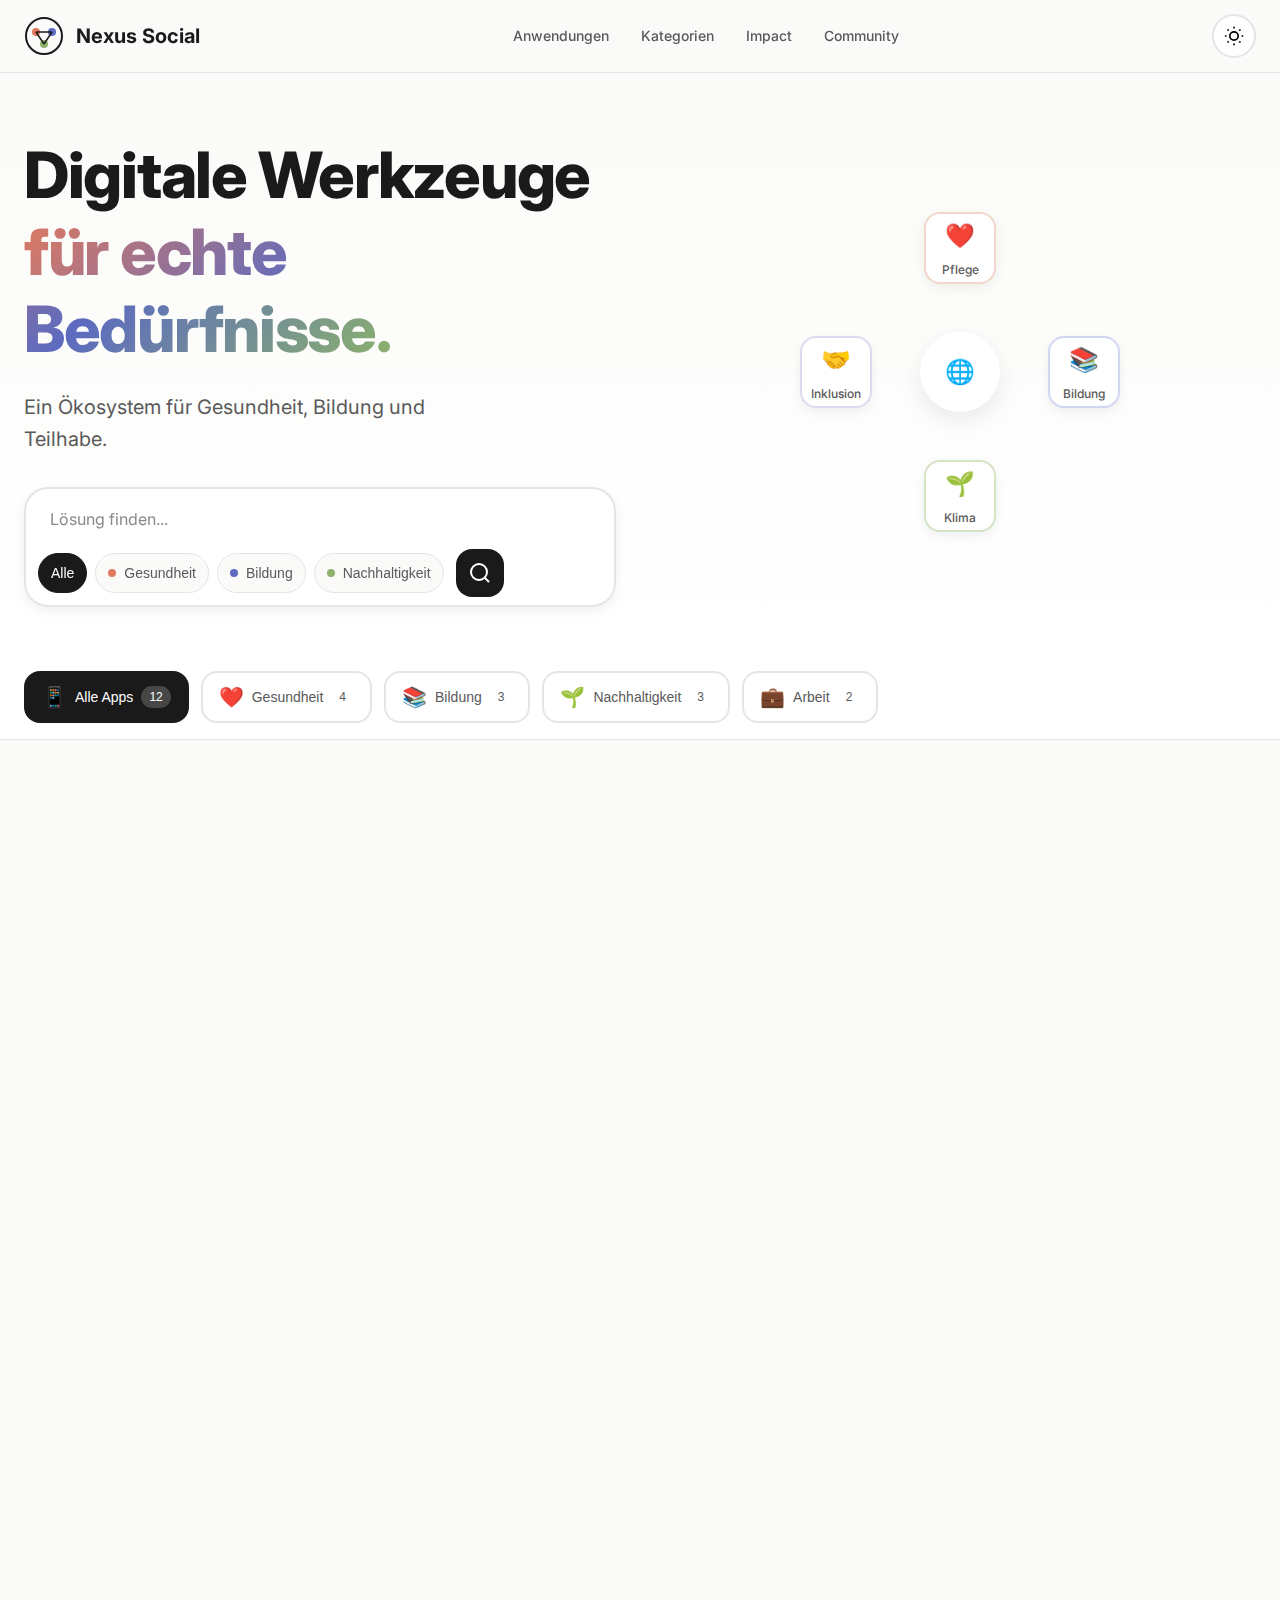
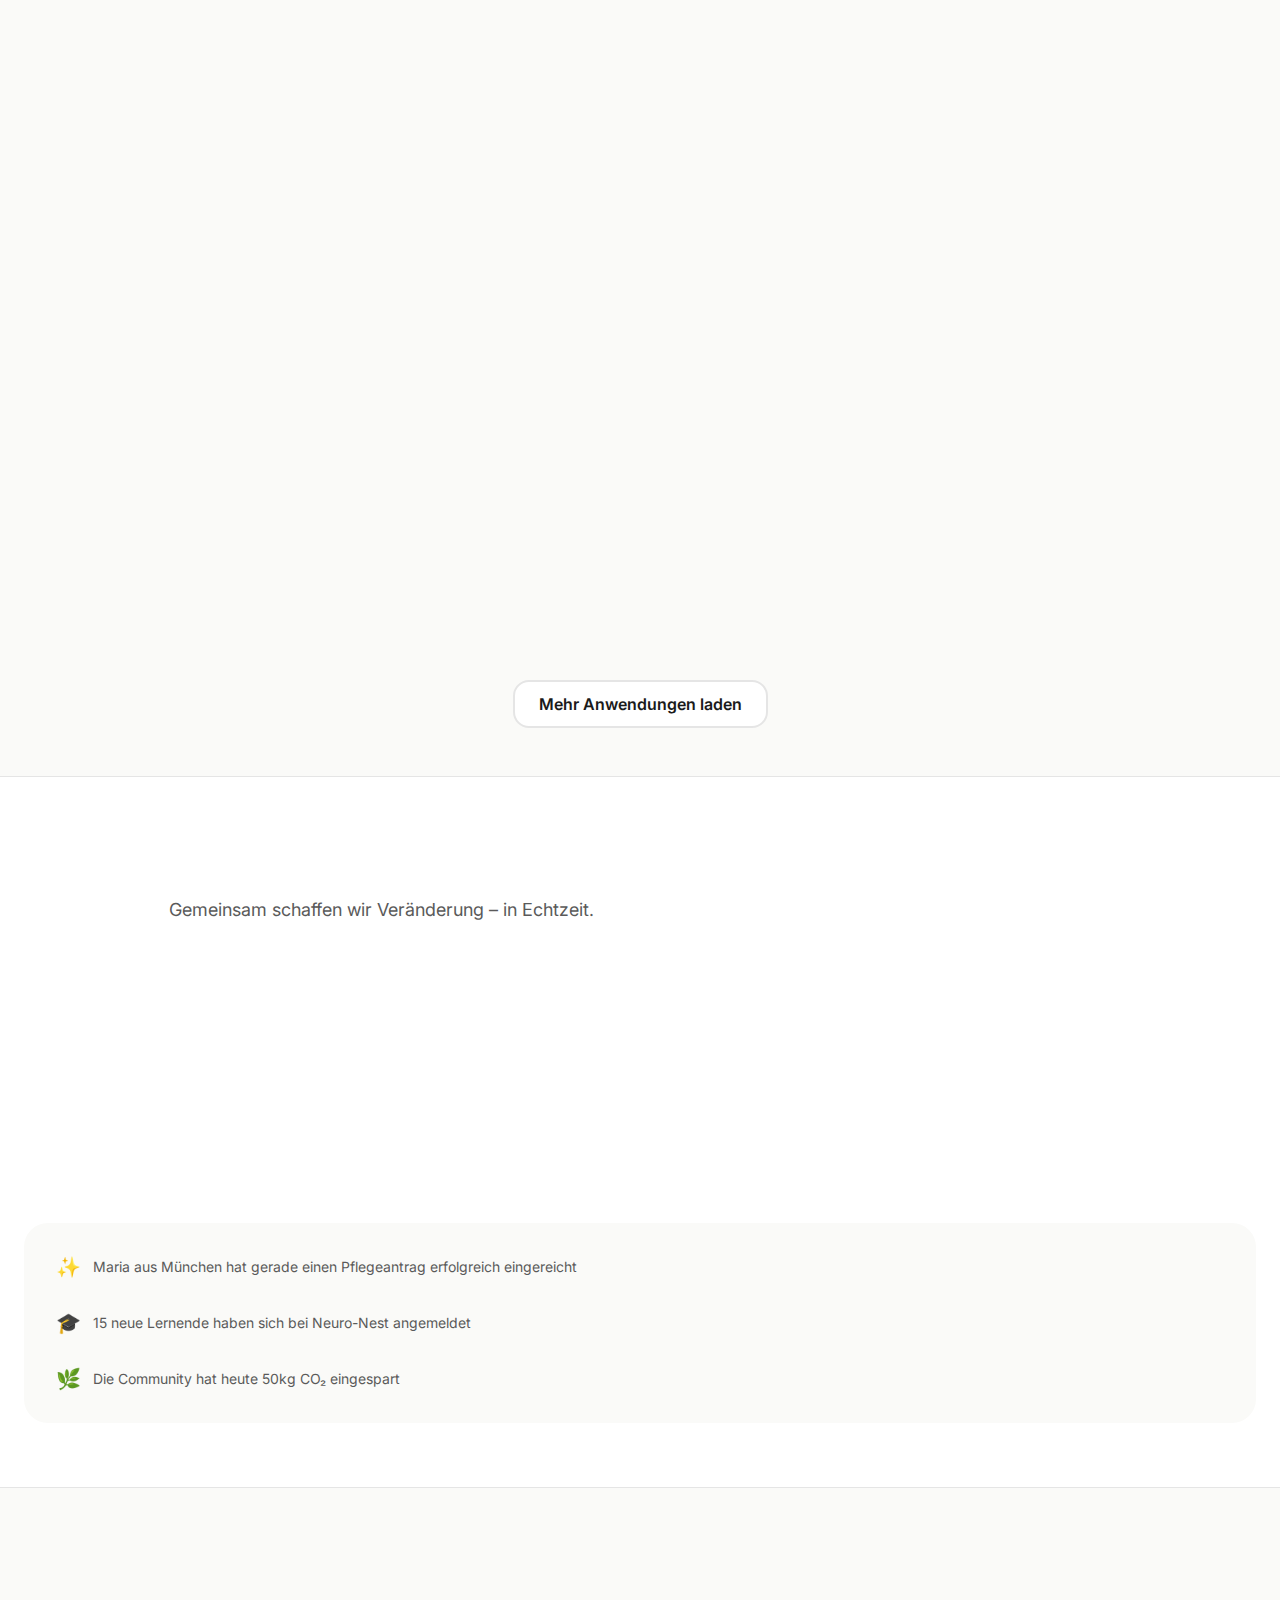
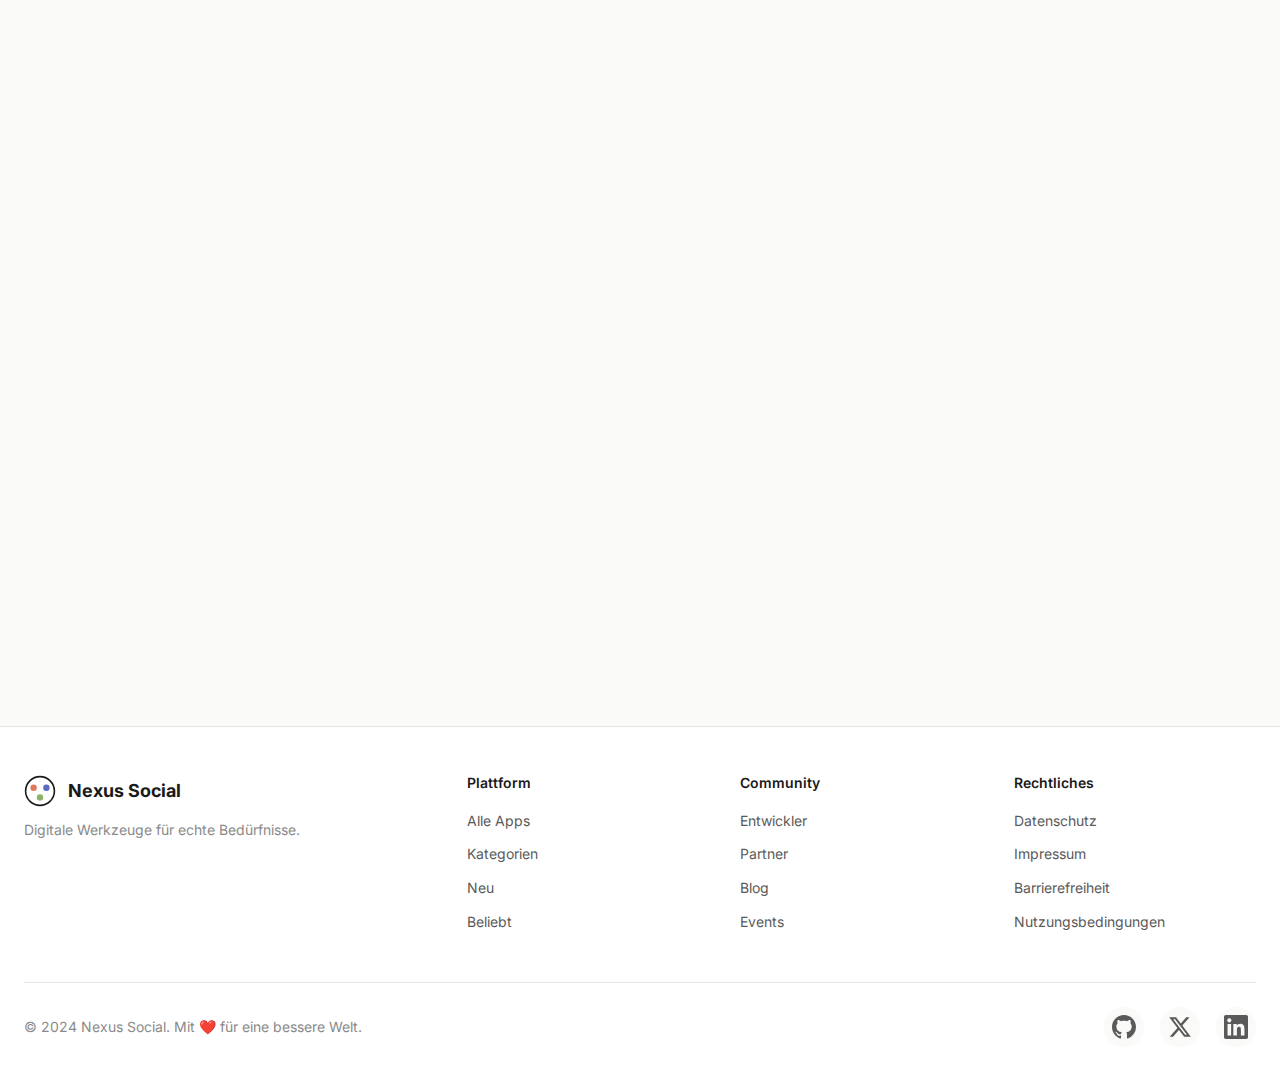
<file: index.html>
<!DOCTYPE html>
<html lang="de">

<head>
    <meta charset="UTF-8">
    <meta name="viewport" content="width=device-width, initial-scale=1.0">
    <meta name="description"
        content="Nexus Social - Ein Ökosystem für digitale Werkzeuge, die echte Bedürfnisse in Gesundheit, Bildung und Teilhabe adressieren.">
    <meta name="keywords" content="Social Impact, Gesundheit, Bildung, Nachhaltigkeit, Barrierefreiheit, Inklusion">
    <meta name="author" content="Nexus Social">

    <!-- Open Graph / Social Media -->
    <meta property="og:title" content="Nexus Social - Digitale Werkzeuge für echte Bedürfnisse">
    <meta property="og:description" content="Ein Ökosystem für Gesundheit, Bildung und Teilhabe.">
    <meta property="og:type" content="website">

    <title>Nexus Social - Digitale Werkzeuge für echte Bedürfnisse</title>

    <!-- Google Fonts - Inter -->
    <link rel="preconnect" href="https://fonts.googleapis.com">
    <link rel="preconnect" href="https://fonts.gstatic.com" crossorigin>
    <link href="https://fonts.googleapis.com/css2?family=Inter:wght@400;500;600;700;800&display=swap" rel="stylesheet">

    <!-- Stylesheet -->
    <link rel="stylesheet" href="styles/main.css">
    <link rel="stylesheet" href="styles/enhanced.css">
</head>

<body>
    <!-- Skip Link for Accessibility -->
    <a href="#main-content" class="skip-link">Zum Hauptinhalt springen</a>

    <!-- Header -->
    <header class="header" role="banner">
        <div class="container header__inner">
            <a href="/" class="logo" aria-label="Nexus Social - Startseite">
                <svg class="logo__icon" width="40" height="40" viewBox="0 0 40 40" fill="none" aria-hidden="true">
                    <circle cx="20" cy="20" r="18" stroke="currentColor" stroke-width="2" />
                    <circle cx="12" cy="16" r="4" fill="var(--color-health)" />
                    <circle cx="28" cy="16" r="4" fill="var(--color-education)" />
                    <circle cx="20" cy="28" r="4" fill="var(--color-sustainability)" />
                    <path d="M12 16L20 28M28 16L20 28M12 16L28 16" stroke="currentColor" stroke-width="1.5" />
                </svg>
                <span class="logo__text">Nexus Social</span>
            </a>

            <nav class="nav" role="navigation" aria-label="Hauptnavigation">
                <ul class="nav__list">
                    <li><a href="#apps" class="nav__link">Anwendungen</a></li>
                    <li><a href="#categories" class="nav__link">Kategorien</a></li>
                    <li><a href="#impact" class="nav__link">Impact</a></li>
                    <li><a href="#community" class="nav__link">Community</a></li>
                </ul>
            </nav>

            <button class="mobile-menu-toggle" aria-label="Menü öffnen" aria-expanded="false">
                <span class="hamburger"></span>
            </button>
        </div>
    </header>

    <!-- Main Content -->
    <main id="main-content">

        <!-- Hero Section -->
        <section class="hero" aria-labelledby="hero-heading">
            <div class="container hero__inner">
                <div class="hero__content">
                    <h1 id="hero-heading" class="hero__title">
                        Digitale Werkzeuge<br>
                        <span class="hero__title-accent">für echte Bedürfnisse.</span>
                    </h1>
                    <p class="hero__subtitle">
                        Ein Ökosystem für Gesundheit, Bildung und Teilhabe.
                    </p>

                    <!-- Search Bar -->
                    <div class="search-bar" role="search">
                        <label for="search-input" class="visually-hidden">Lösung suchen</label>
                        <input type="search" id="search-input" class="search-bar__input" placeholder="Lösung finden..."
                            autocomplete="off">
                        <div class="search-bar__filters">
                            <button class="filter-btn filter-btn--active" data-category="all">Alle</button>
                            <button class="filter-btn" data-category="health">
                                <span class="filter-dot filter-dot--health"></span>
                                Gesundheit
                            </button>
                            <button class="filter-btn" data-category="education">
                                <span class="filter-dot filter-dot--education"></span>
                                Bildung
                            </button>
                            <button class="filter-btn" data-category="sustainability">
                                <span class="filter-dot filter-dot--sustainability"></span>
                                Nachhaltigkeit
                            </button>
                        </div>
                        <button class="search-bar__submit" aria-label="Suchen">
                            <svg width="24" height="24" viewBox="0 0 24 24" fill="none" stroke="currentColor"
                                stroke-width="2">
                                <circle cx="11" cy="11" r="8" />
                                <path d="M21 21l-4.35-4.35" />
                            </svg>
                        </button>
                    </div>
                </div>

                <!-- Problem-Solution Visualization -->
                <div class="hero__visualization" aria-hidden="true">
                    <div class="viz-orbit">
                        <div class="viz-center">
                            <span class="viz-icon">🌐</span>
                        </div>
                        <div class="viz-item viz-item--1">
                            <span class="viz-icon">❤️</span>
                            <span class="viz-label">Pflege</span>
                        </div>
                        <div class="viz-item viz-item--2">
                            <span class="viz-icon">📚</span>
                            <span class="viz-label">Bildung</span>
                        </div>
                        <div class="viz-item viz-item--3">
                            <span class="viz-icon">🌱</span>
                            <span class="viz-label">Klima</span>
                        </div>
                        <div class="viz-item viz-item--4">
                            <span class="viz-icon">🤝</span>
                            <span class="viz-label">Inklusion</span>
                        </div>
                    </div>
                </div>
            </div>
        </section>

        <!-- Category Navigation (Sticky) -->
        <nav id="categories" class="category-nav" aria-label="Kategorie-Navigation">
            <div class="container">
                <ul class="category-nav__list">
                    <li>
                        <button class="category-btn category-btn--active" data-category="all">
                            <span class="category-btn__icon">📱</span>
                            <span class="category-btn__label">Alle Apps</span>
                            <span class="category-btn__count">12</span>
                        </button>
                    </li>
                    <li>
                        <button class="category-btn" data-category="health">
                            <span class="category-btn__icon">❤️</span>
                            <span class="category-btn__label">Gesundheit</span>
                            <span class="category-btn__count">4</span>
                        </button>
                    </li>
                    <li>
                        <button class="category-btn" data-category="education">
                            <span class="category-btn__icon">📚</span>
                            <span class="category-btn__label">Bildung</span>
                            <span class="category-btn__count">3</span>
                        </button>
                    </li>
                    <li>
                        <button class="category-btn" data-category="sustainability">
                            <span class="category-btn__icon">🌱</span>
                            <span class="category-btn__label">Nachhaltigkeit</span>
                            <span class="category-btn__count">3</span>
                        </button>
                    </li>
                    <li>
                        <button class="category-btn" data-category="work">
                            <span class="category-btn__icon">💼</span>
                            <span class="category-btn__label">Arbeit</span>
                            <span class="category-btn__count">2</span>
                        </button>
                    </li>
                </ul>
            </div>
        </nav>

        <!-- Application Grid (Bento Layout) -->
        <section id="apps" class="app-grid-section" aria-labelledby="apps-heading">
            <div class="container">
                <h2 id="apps-heading" class="section-title">Entdecke unsere Anwendungen</h2>

                <div class="bento-grid">
                    <!-- Featured App - Large -->
                    <a href="apps/bureaucracy-buddy.html" class="app-card app-card--featured app-card--health"
                        data-category="health">
                        <div class="app-card__header">
                            <div class="app-card__icon">
                                <svg width="48" height="48" viewBox="0 0 48 48" fill="none">
                                    <rect width="48" height="48" rx="12" fill="currentColor" fill-opacity="0.1" />
                                    <path
                                        d="M24 14C20 14 17 17 17 21C17 28 24 34 24 34C24 34 31 28 31 21C31 17 28 14 24 14Z"
                                        stroke="currentColor" stroke-width="2" stroke-linecap="round"
                                        stroke-linejoin="round" />
                                    <circle cx="24" cy="21" r="3" stroke="currentColor" stroke-width="2" />
                                </svg>
                            </div>
                            <span class="app-card__category">Gesundheit</span>
                        </div>
                        <div class="app-card__body">
                            <h3 class="app-card__title">Bureaucracy Buddy</h3>
                            <p class="app-card__description">
                                KI-gestützte Hilfe bei Anträgen für Pflegeleistungen.
                                Verstehe deine Rechte, fülle Formulare korrekt aus.
                            </p>
                        </div>
                        <div class="app-card__footer">
                            <div class="impact-score">
                                <span class="impact-score__icon">✨</span>
                                <span class="impact-score__text">Hilft <strong>5.000+</strong> Pflegenden</span>
                            </div>
                            <div class="app-card__tags">
                                <span class="tag tag--free">Kostenlos</span>
                                <span class="tag tag--accessible">Barrierefrei</span>
                            </div>
                        </div>
                        <div class="app-card__preview">
                            <div class="preview-animation">
                                <div class="preview-form">
                                    <div class="preview-line"></div>
                                    <div class="preview-line preview-line--short"></div>
                                    <div class="preview-check">✓</div>
                                </div>
                            </div>
                        </div>
                    </a>

                    <!-- Standard App Card -->
                    <a href="apps/neuro-nest.html" class="app-card app-card--education" data-category="education">
                        <div class="app-card__header">
                            <div class="app-card__icon">
                                <svg width="40" height="40" viewBox="0 0 40 40" fill="none">
                                    <rect width="40" height="40" rx="10" fill="currentColor" fill-opacity="0.1" />
                                    <path d="M12 28V16L20 12L28 16V28" stroke="currentColor" stroke-width="2" />
                                    <path d="M12 16L20 20L28 16" stroke="currentColor" stroke-width="2" />
                                    <path d="M20 20V28" stroke="currentColor" stroke-width="2" />
                                </svg>
                            </div>
                            <span class="app-card__category">Bildung</span>
                        </div>
                        <div class="app-card__body">
                            <h3 class="app-card__title">Neuro-Nest</h3>
                            <p class="app-card__description">
                                Lernplattform für neurodivergente Menschen mit anpassbaren Lernpfaden.
                            </p>
                        </div>
                        <div class="app-card__footer">
                            <div class="impact-score">
                                <span class="impact-score__icon">🧠</span>
                                <span class="impact-score__text"><strong>2.300+</strong> Lernende</span>
                            </div>
                            <div class="app-card__tags">
                                <span class="tag tag--accessible">Barrierefrei</span>
                            </div>
                        </div>
                    </a>

                    <!-- Standard App Card -->
                    <a href="apps/co2-tracker.html" class="app-card app-card--sustainability"
                        data-category="sustainability">
                        <div class="app-card__header">
                            <div class="app-card__icon">
                                <svg width="40" height="40" viewBox="0 0 40 40" fill="none">
                                    <rect width="40" height="40" rx="10" fill="currentColor" fill-opacity="0.1" />
                                    <path
                                        d="M20 32V20M20 20C20 20 14 18 14 13C14 10 17 8 20 8C23 8 26 10 26 13C26 18 20 20 20 20Z"
                                        stroke="currentColor" stroke-width="2" stroke-linecap="round" />
                                </svg>
                            </div>
                            <span class="app-card__category">Nachhaltigkeit</span>
                        </div>
                        <div class="app-card__body">
                            <h3 class="app-card__title">CO₂-Tracker Pro</h3>
                            <p class="app-card__description">
                                Berechne und reduziere deinen ökologischen Fußabdruck mit personalisierten Tipps.
                            </p>
                        </div>
                        <div class="app-card__footer">
                            <div class="impact-score">
                                <span class="impact-score__icon">🌍</span>
                                <span class="impact-score__text"><strong>12t</strong> CO₂ eingespart</span>
                            </div>
                            <div class="app-card__tags">
                                <span class="tag tag--free">Kostenlos</span>
                            </div>
                        </div>
                    </a>

                    <!-- Standard App Card -->
                    <a href="apps/mediremind.html" class="app-card app-card--health" data-category="health">
                        <div class="app-card__header">
                            <div class="app-card__icon">
                                <svg width="40" height="40" viewBox="0 0 40 40" fill="none">
                                    <rect width="40" height="40" rx="10" fill="currentColor" fill-opacity="0.1" />
                                    <path d="M20 12V28M12 20H28" stroke="currentColor" stroke-width="3"
                                        stroke-linecap="round" />
                                </svg>
                            </div>
                            <span class="app-card__category">Gesundheit</span>
                        </div>
                        <div class="app-card__body">
                            <h3 class="app-card__title">MediRemind</h3>
                            <p class="app-card__description">
                                Intelligente Medikamentenerinnerung mit Wechselwirkungsprüfung.
                            </p>
                        </div>
                        <div class="app-card__footer">
                            <div class="impact-score">
                                <span class="impact-score__icon">💊</span>
                                <span class="impact-score__text"><strong>8.500+</strong> Nutzer</span>
                            </div>
                            <div class="app-card__tags">
                                <span class="tag tag--accessible">Barrierefrei</span>
                            </div>
                        </div>
                    </a>

                    <!-- Wide App Card -->
                    <a href="apps/signlink.html" class="app-card app-card--wide app-card--education"
                        data-category="education">
                        <div class="app-card__header">
                            <div class="app-card__icon">
                                <svg width="40" height="40" viewBox="0 0 40 40" fill="none">
                                    <rect width="40" height="40" rx="10" fill="currentColor" fill-opacity="0.1" />
                                    <rect x="10" y="14" width="20" height="14" rx="2" stroke="currentColor"
                                        stroke-width="2" />
                                    <path d="M14 10V14M26 10V14M14 32V28M26 32V28" stroke="currentColor"
                                        stroke-width="2" stroke-linecap="round" />
                                </svg>
                            </div>
                            <span class="app-card__category">Bildung</span>
                        </div>
                        <div class="app-card__body">
                            <h3 class="app-card__title">SignLink</h3>
                            <p class="app-card__description">
                                Echtzeit-Gebärdensprachübersetzung für inklusive Kommunikation in Meetings und
                                Vorlesungen.
                            </p>
                        </div>
                        <div class="app-card__footer">
                            <div class="impact-score">
                                <span class="impact-score__icon">🤟</span>
                                <span class="impact-score__text"><strong>1.200+</strong> barrierefreie Meetings</span>
                            </div>
                            <div class="app-card__tags">
                                <span class="tag tag--free">Kostenlos</span>
                                <span class="tag tag--accessible">Barrierefrei</span>
                                <span class="tag tag--new">Neu</span>
                            </div>
                        </div>
                    </a>

                    <!-- Standard App Card -->
                    <a href="apps/fairshare.html" class="app-card app-card--sustainability"
                        data-category="sustainability">
                        <div class="app-card__header">
                            <div class="app-card__icon">
                                <svg width="40" height="40" viewBox="0 0 40 40" fill="none">
                                    <rect width="40" height="40" rx="10" fill="currentColor" fill-opacity="0.1" />
                                    <circle cx="20" cy="20" r="8" stroke="currentColor" stroke-width="2" />
                                    <path d="M20 12V8M20 32V28M28 20H32M8 20H12" stroke="currentColor" stroke-width="2"
                                        stroke-linecap="round" />
                                </svg>
                            </div>
                            <span class="app-card__category">Nachhaltigkeit</span>
                        </div>
                        <div class="app-card__body">
                            <h3 class="app-card__title">FairShare</h3>
                            <p class="app-card__description">
                                Plattform für nachbarschaftliches Teilen von Werkzeugen und Ressourcen.
                            </p>
                        </div>
                        <div class="app-card__footer">
                            <div class="impact-score">
                                <span class="impact-score__icon">🔧</span>
                                <span class="impact-score__text"><strong>3.400+</strong> geteilte Items</span>
                            </div>
                            <div class="app-card__tags">
                                <span class="tag tag--free">Kostenlos</span>
                            </div>
                        </div>
                    </a>

                    <!-- Standard App Card -->
                    <a href="apps/handwerkhero.html" class="app-card app-card--work" data-category="work">
                        <div class="app-card__header">
                            <div class="app-card__icon">
                                <svg width="40" height="40" viewBox="0 0 40 40" fill="none">
                                    <rect width="40" height="40" rx="10" fill="currentColor" fill-opacity="0.1" />
                                    <path d="M14 28V18L20 14L26 18V28" stroke="currentColor" stroke-width="2" />
                                    <path d="M18 28V22H22V28" stroke="currentColor" stroke-width="2" />
                                </svg>
                            </div>
                            <span class="app-card__category">Arbeit</span>
                        </div>
                        <div class="app-card__body">
                            <h3 class="app-card__title">HandwerkHero</h3>
                            <p class="app-card__description">
                                Vermittlung von Handwerkern mit Fokus auf faire Arbeitsbedingungen.
                            </p>
                        </div>
                        <div class="app-card__footer">
                            <div class="impact-score">
                                <span class="impact-score__icon">🛠️</span>
                                <span class="impact-score__text"><strong>450+</strong> Handwerker</span>
                            </div>
                            <div class="app-card__tags">
                                <span class="tag tag--verified">Verifiziert</span>
                            </div>
                        </div>
                    </a>

                    <!-- Standard App Card -->
                    <a href="apps/careconnect.html" class="app-card app-card--health" data-category="health">
                        <div class="app-card__header">
                            <div class="app-card__icon">
                                <svg width="40" height="40" viewBox="0 0 40 40" fill="none">
                                    <rect width="40" height="40" rx="10" fill="currentColor" fill-opacity="0.1" />
                                    <path
                                        d="M14 20C14 20 17 16 20 16C23 16 26 20 26 20C26 20 23 24 20 24C17 24 14 20 14 20Z"
                                        stroke="currentColor" stroke-width="2" />
                                    <circle cx="20" cy="20" r="2" fill="currentColor" />
                                </svg>
                            </div>
                            <span class="app-card__category">Gesundheit</span>
                        </div>
                        <div class="app-card__body">
                            <h3 class="app-card__title">CareConnect</h3>
                            <p class="app-card__description">
                                Vernetzung von pflegenden Angehörigen für gegenseitige Unterstützung.
                            </p>
                        </div>
                        <div class="app-card__footer">
                            <div class="impact-score">
                                <span class="impact-score__icon">💝</span>
                                <span class="impact-score__text"><strong>1.800+</strong> Pflegende vernetzt</span>
                            </div>
                            <div class="app-card__tags">
                                <span class="tag tag--free">Kostenlos</span>
                            </div>
                        </div>
                    </a>
                </div>

                <div class="load-more">
                    <button class="btn btn--secondary">Mehr Anwendungen laden</button>
                </div>
            </div>
        </section>

        <!-- Live Impact Section -->
        <section id="impact" class="live-impact" aria-labelledby="impact-heading">
            <div class="container">
                <h2 id="impact-heading" class="section-title section-title--center">Live Impact</h2>
                <p class="section-subtitle">Gemeinsam schaffen wir Veränderung – in Echtzeit.</p>

                <div class="impact-stats">
                    <div class="impact-stat">
                        <div class="impact-stat__icon impact-stat__icon--health">❤️</div>
                        <div class="impact-stat__value" data-count="24567">0</div>
                        <div class="impact-stat__label">Menschen heute unterstützt</div>
                    </div>
                    <div class="impact-stat">
                        <div class="impact-stat__icon impact-stat__icon--education">📚</div>
                        <div class="impact-stat__value" data-count="8934">0</div>
                        <div class="impact-stat__label">Lernstunden absolviert</div>
                    </div>
                    <div class="impact-stat">
                        <div class="impact-stat__icon impact-stat__icon--sustainability">🌱</div>
                        <div class="impact-stat__value" data-count="1250">0</div>
                        <div class="impact-stat__label">kg CO₂ eingespart</div>
                    </div>
                    <div class="impact-stat">
                        <div class="impact-stat__icon">🤝</div>
                        <div class="impact-stat__value" data-count="3421">0</div>
                        <div class="impact-stat__label">Verbindungen geschaffen</div>
                    </div>
                </div>

                <div class="impact-ticker">
                    <div class="ticker-item">
                        <span class="ticker-icon">✨</span>
                        <span>Maria aus München hat gerade einen Pflegeantrag erfolgreich eingereicht</span>
                    </div>
                    <div class="ticker-item">
                        <span class="ticker-icon">🎓</span>
                        <span>15 neue Lernende haben sich bei Neuro-Nest angemeldet</span>
                    </div>
                    <div class="ticker-item">
                        <span class="ticker-icon">🌿</span>
                        <span>Die Community hat heute 50kg CO₂ eingespart</span>
                    </div>
                </div>
            </div>
        </section>

        <!-- Testimonials Section -->
        <section id="community" class="testimonials" aria-labelledby="testimonials-heading">
            <div class="container">
                <h2 id="testimonials-heading" class="section-title section-title--center">Was unsere Community sagt</h2>

                <div class="testimonials-grid">
                    <blockquote class="testimonial">
                        <div class="testimonial__content">
                            <p>"Bureaucracy Buddy hat mir bei meinem Pflegegradantrag so viel Stress erspart. Endlich
                                versteht jemand die komplexen Formulare!"</p>
                        </div>
                        <footer class="testimonial__author">
                            <div class="testimonial__avatar testimonial__avatar--1"></div>
                            <div class="testimonial__info">
                                <cite class="testimonial__name">Sabine M.</cite>
                                <span class="testimonial__role">Pflegende Angehörige, Berlin</span>
                            </div>
                        </footer>
                    </blockquote>

                    <blockquote class="testimonial">
                        <div class="testimonial__content">
                            <p>"Als Person mit ADHS war Lernen immer eine Herausforderung. Neuro-Nest passt sich meinem
                                Rhythmus an – das hat alles verändert."</p>
                        </div>
                        <footer class="testimonial__author">
                            <div class="testimonial__avatar testimonial__avatar--2"></div>
                            <div class="testimonial__info">
                                <cite class="testimonial__name">Jonas K.</cite>
                                <span class="testimonial__role">Student, Hamburg</span>
                            </div>
                        </footer>
                    </blockquote>

                    <blockquote class="testimonial">
                        <div class="testimonial__content">
                            <p>"SignLink ermöglicht mir, endlich gleichberechtigt an Teammeetings teilzunehmen.
                                Inklusion, die funktioniert!"</p>
                        </div>
                        <footer class="testimonial__author">
                            <div class="testimonial__avatar testimonial__avatar--3"></div>
                            <div class="testimonial__info">
                                <cite class="testimonial__name">Lisa T.</cite>
                                <span class="testimonial__role">UX Designerin, Köln</span>
                            </div>
                        </footer>
                    </blockquote>
                </div>
            </div>
        </section>

        <!-- CTA Section -->
        <section class="cta-section">
            <div class="container">
                <div class="cta-box">
                    <h2 class="cta-box__title">Bereit, Teil der Veränderung zu werden?</h2>
                    <p class="cta-box__text">Entdecke Werkzeuge, die wirklich helfen – oder entwickle selbst mit uns.
                    </p>
                    <div class="cta-box__actions">
                        <a href="#apps" class="btn btn--primary btn--large">Lösungen entdecken</a>
                        <a href="#" class="btn btn--outline btn--large">Entwickler werden</a>
                    </div>
                </div>
            </div>
        </section>
    </main>

    <!-- Footer -->
    <footer class="footer" role="contentinfo">
        <div class="container">
            <div class="footer__grid">
                <div class="footer__brand">
                    <a href="/" class="logo logo--footer">
                        <svg class="logo__icon" width="32" height="32" viewBox="0 0 40 40" fill="none"
                            aria-hidden="true">
                            <circle cx="20" cy="20" r="18" stroke="currentColor" stroke-width="2" />
                            <circle cx="12" cy="16" r="4" fill="var(--color-health)" />
                            <circle cx="28" cy="16" r="4" fill="var(--color-education)" />
                            <circle cx="20" cy="28" r="4" fill="var(--color-sustainability)" />
                        </svg>
                        <span class="logo__text">Nexus Social</span>
                    </a>
                    <p class="footer__tagline">Digitale Werkzeuge für echte Bedürfnisse.</p>
                </div>

                <nav class="footer__nav" aria-label="Footer Navigation">
                    <div class="footer__nav-group">
                        <h3 class="footer__nav-title">Plattform</h3>
                        <ul>
                            <li><a href="#">Alle Apps</a></li>
                            <li><a href="#">Kategorien</a></li>
                            <li><a href="#">Neu</a></li>
                            <li><a href="#">Beliebt</a></li>
                        </ul>
                    </div>
                    <div class="footer__nav-group">
                        <h3 class="footer__nav-title">Community</h3>
                        <ul>
                            <li><a href="#">Entwickler</a></li>
                            <li><a href="#">Partner</a></li>
                            <li><a href="#">Blog</a></li>
                            <li><a href="#">Events</a></li>
                        </ul>
                    </div>
                    <div class="footer__nav-group">
                        <h3 class="footer__nav-title">Rechtliches</h3>
                        <ul>
                            <li><a href="datenschutz.html">Datenschutz</a></li>
                            <li><a href="impressum.html">Impressum</a></li>
                            <li><a href="barrierefreiheit.html">Barrierefreiheit</a></li>
                            <li><a href="nutzungsbedingungen.html">Nutzungsbedingungen</a></li>
                        </ul>
                    </div>
                </nav>
            </div>

            <div class="footer__bottom">
                <p class="footer__copyright">© 2024 Nexus Social. Mit ❤️ für eine bessere Welt.</p>
                <div class="footer__social">
                    <a href="#" aria-label="GitHub">
                        <svg width="24" height="24" viewBox="0 0 24 24" fill="currentColor">
                            <path
                                d="M12 0C5.37 0 0 5.37 0 12c0 5.31 3.435 9.795 8.205 11.385.6.105.825-.255.825-.57 0-.285-.015-1.23-.015-2.235-3.015.555-3.795-.735-4.035-1.41-.135-.345-.72-1.41-1.23-1.695-.42-.225-1.02-.78-.015-.795.945-.015 1.62.87 1.845 1.23 1.08 1.815 2.805 1.305 3.495.99.105-.78.42-1.305.765-1.605-2.67-.3-5.46-1.335-5.46-5.925 0-1.305.465-2.385 1.23-3.225-.12-.3-.54-1.53.12-3.18 0 0 1.005-.315 3.3 1.23.96-.27 1.98-.405 3-.405s2.04.135 3 .405c2.295-1.56 3.3-1.23 3.3-1.23.66 1.65.24 2.88.12 3.18.765.84 1.23 1.905 1.23 3.225 0 4.605-2.805 5.625-5.475 5.925.435.375.81 1.095.81 2.22 0 1.605-.015 2.895-.015 3.3 0 .315.225.69.825.57A12.02 12.02 0 0024 12c0-6.63-5.37-12-12-12z" />
                        </svg>
                    </a>
                    <a href="#" aria-label="Twitter">
                        <svg width="24" height="24" viewBox="0 0 24 24" fill="currentColor">
                            <path
                                d="M18.244 2.25h3.308l-7.227 8.26 8.502 11.24H16.17l-5.214-6.817L4.99 21.75H1.68l7.73-8.835L1.254 2.25H8.08l4.713 6.231zm-1.161 17.52h1.833L7.084 4.126H5.117z" />
                        </svg>
                    </a>
                    <a href="#" aria-label="LinkedIn">
                        <svg width="24" height="24" viewBox="0 0 24 24" fill="currentColor">
                            <path
                                d="M20.447 20.452h-3.554v-5.569c0-1.328-.027-3.037-1.852-3.037-1.853 0-2.136 1.445-2.136 2.939v5.667H9.351V9h3.414v1.561h.046c.477-.9 1.637-1.85 3.37-1.85 3.601 0 4.267 2.37 4.267 5.455v6.286zM5.337 7.433c-1.144 0-2.063-.926-2.063-2.065 0-1.138.92-2.063 2.063-2.063 1.14 0 2.064.925 2.064 2.063 0 1.139-.925 2.065-2.064 2.065zm1.782 13.019H3.555V9h3.564v11.452zM22.225 0H1.771C.792 0 0 .774 0 1.729v20.542C0 23.227.792 24 1.771 24h20.451C23.2 24 24 23.227 24 22.271V1.729C24 .774 23.2 0 22.222 0h.003z" />
                        </svg>
                    </a>
                </div>
            </div>
        </div>
    </footer>

    <!-- JavaScript -->
    <script src="scripts/main.js"></script>
</body>

</html>
</file>
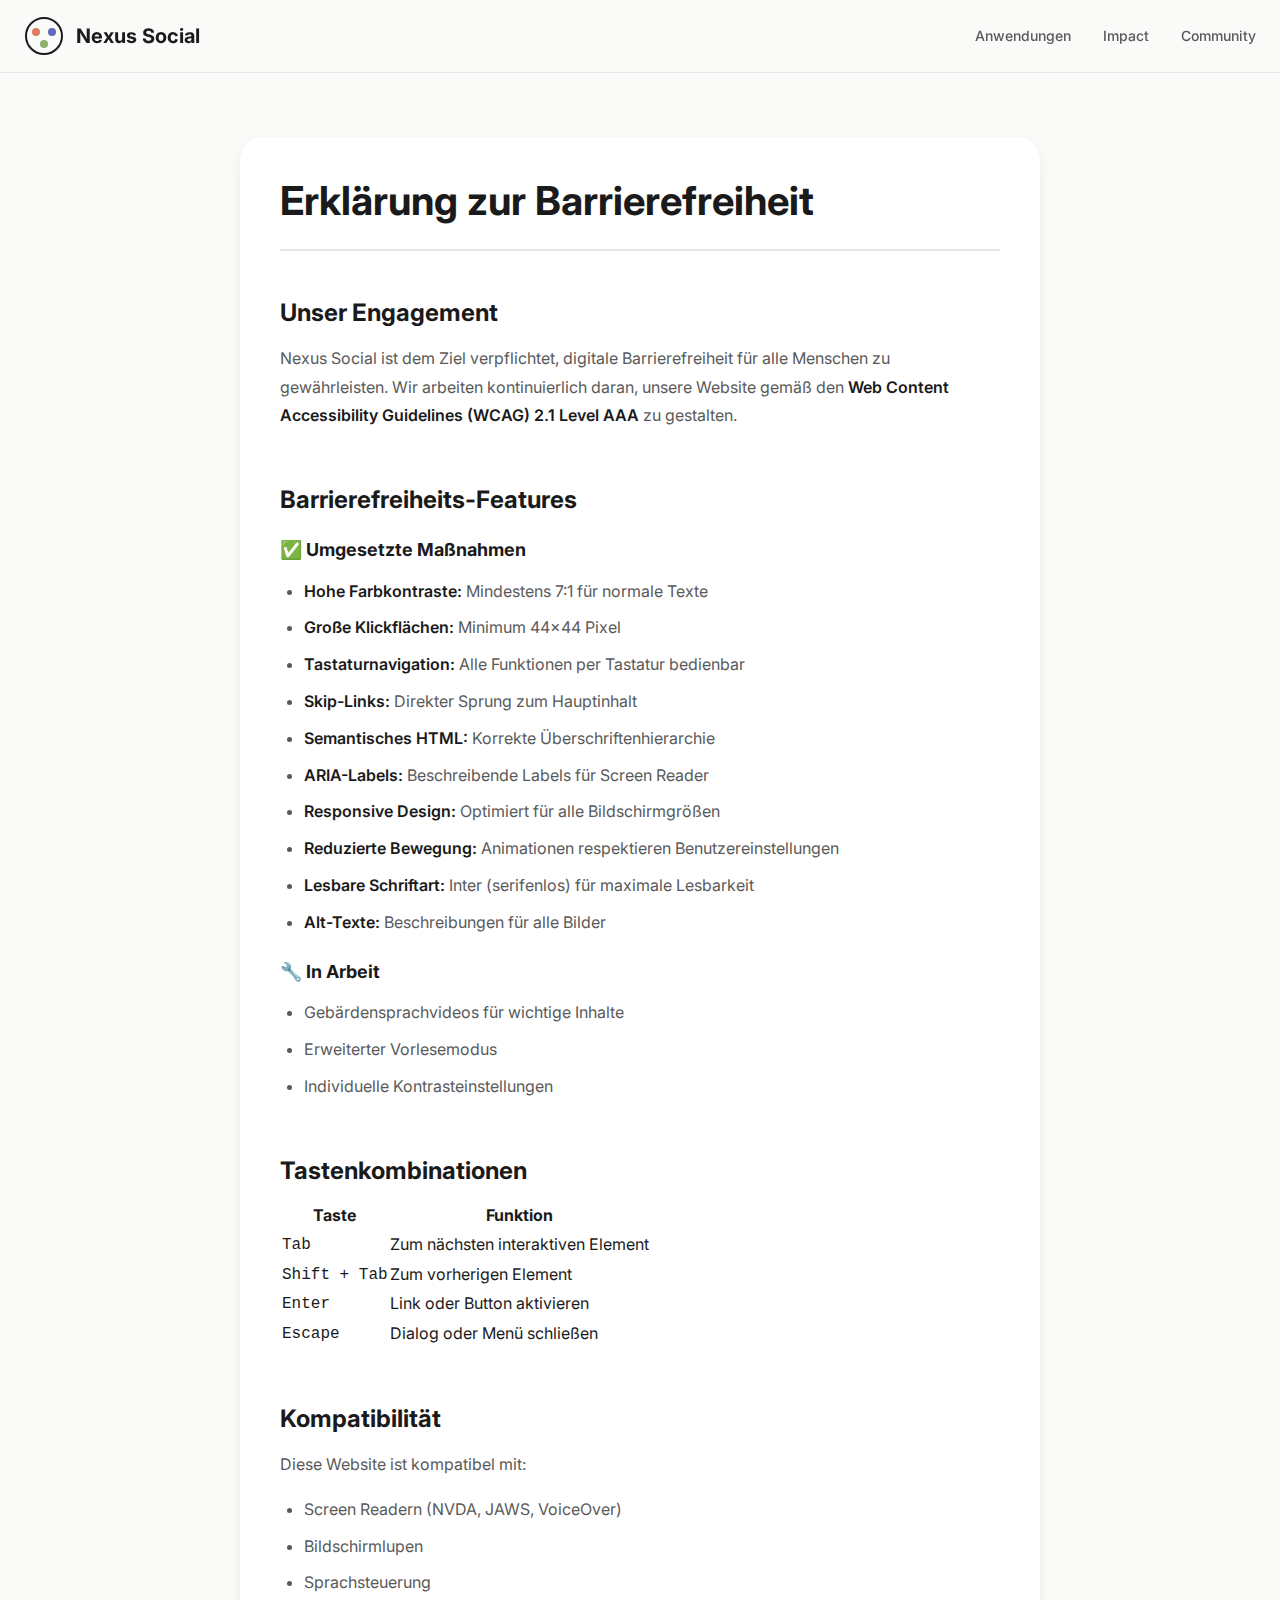
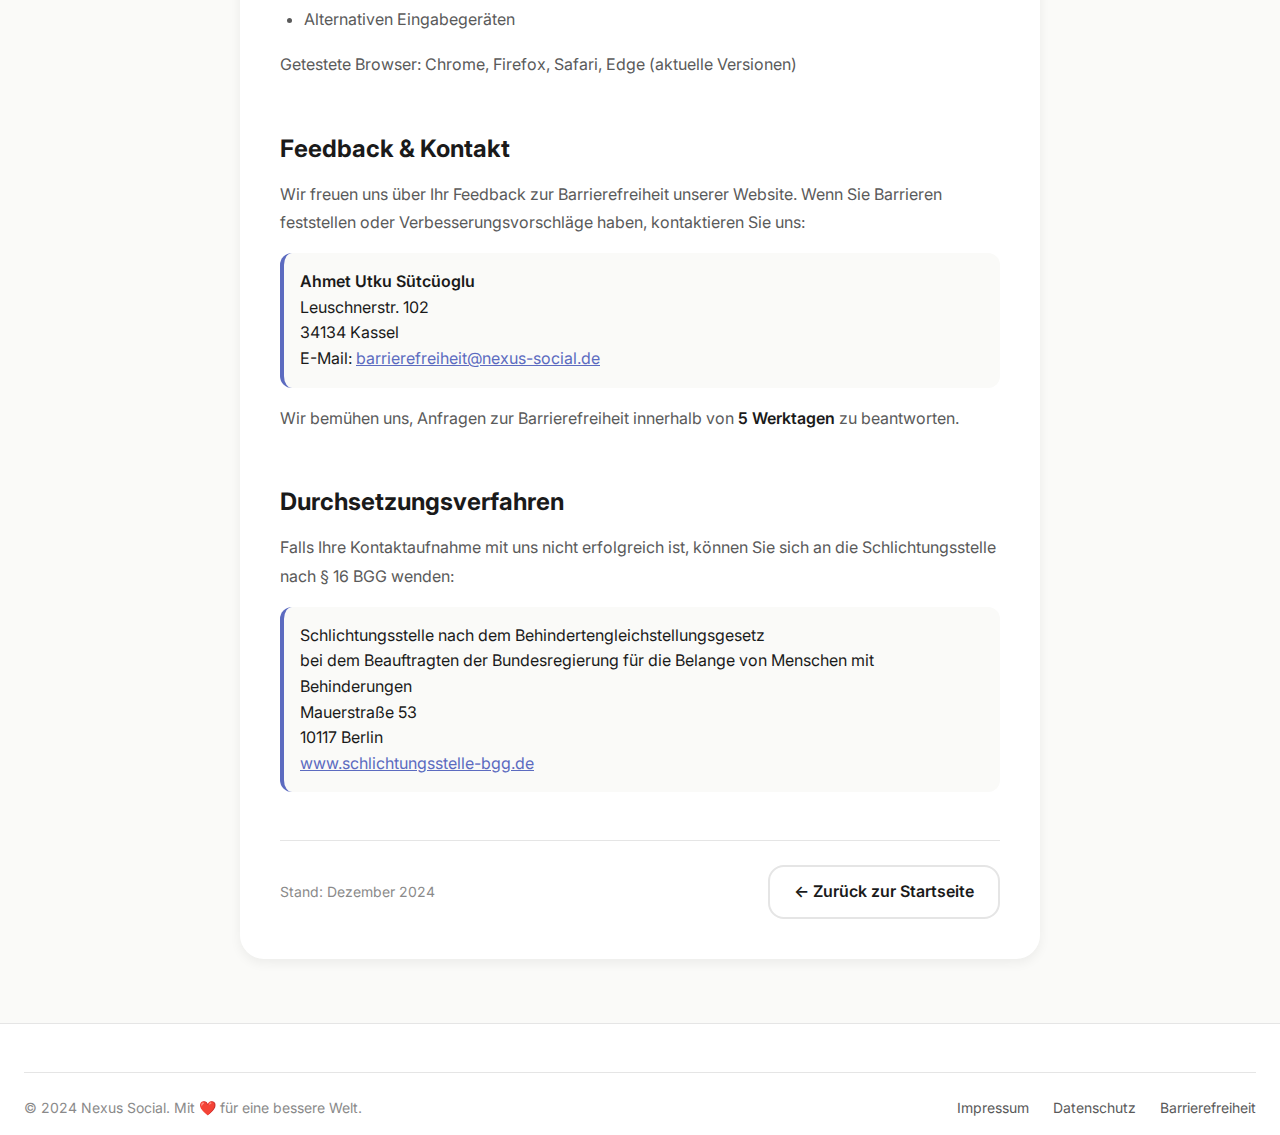
<file: barrierefreiheit.html>
<!DOCTYPE html>
<html lang="de">

<head>
    <meta charset="UTF-8">
    <meta name="viewport" content="width=device-width, initial-scale=1.0">
    <meta name="description" content="Barrierefreiheitserklärung - Nexus Social">
    <title>Barrierefreiheit | Nexus Social</title>
    <link rel="preconnect" href="https://fonts.googleapis.com">
    <link rel="preconnect" href="https://fonts.gstatic.com" crossorigin>
    <link href="https://fonts.googleapis.com/css2?family=Inter:wght@400;500;600;700;800&display=swap" rel="stylesheet">
    <link rel="stylesheet" href="styles/main.css">
    <link rel="stylesheet" href="styles/legal.css">
</head>

<body>
    <a href="#main-content" class="skip-link">Zum Hauptinhalt springen</a>

    <header class="header" role="banner">
        <div class="container header__inner">
            <a href="index.html" class="logo" aria-label="Nexus Social - Startseite">
                <svg class="logo__icon" width="40" height="40" viewBox="0 0 40 40" fill="none" aria-hidden="true">
                    <circle cx="20" cy="20" r="18" stroke="currentColor" stroke-width="2" />
                    <circle cx="12" cy="16" r="4" fill="var(--color-health)" />
                    <circle cx="28" cy="16" r="4" fill="var(--color-education)" />
                    <circle cx="20" cy="28" r="4" fill="var(--color-sustainability)" />
                </svg>
                <span class="logo__text">Nexus Social</span>
            </a>
            <nav class="nav" role="navigation">
                <ul class="nav__list">
                    <li><a href="index.html#apps" class="nav__link">Anwendungen</a></li>
                    <li><a href="index.html#impact" class="nav__link">Impact</a></li>
                    <li><a href="index.html#community" class="nav__link">Community</a></li>
                </ul>
            </nav>
        </div>
    </header>

    <main id="main-content" class="legal-page">
        <div class="container">
            <article class="legal-content">
                <h1>Erklärung zur Barrierefreiheit</h1>

                <section class="legal-section">
                    <h2>Unser Engagement</h2>
                    <p>
                        Nexus Social ist dem Ziel verpflichtet, digitale Barrierefreiheit für alle Menschen
                        zu gewährleisten. Wir arbeiten kontinuierlich daran, unsere Website gemäß den
                        <strong>Web Content Accessibility Guidelines (WCAG) 2.1 Level AAA</strong> zu gestalten.
                    </p>
                </section>

                <section class="legal-section">
                    <h2>Barrierefreiheits-Features</h2>

                    <h3>✅ Umgesetzte Maßnahmen</h3>
                    <ul>
                        <li><strong>Hohe Farbkontraste:</strong> Mindestens 7:1 für normale Texte</li>
                        <li><strong>Große Klickflächen:</strong> Minimum 44x44 Pixel</li>
                        <li><strong>Tastaturnavigation:</strong> Alle Funktionen per Tastatur bedienbar</li>
                        <li><strong>Skip-Links:</strong> Direkter Sprung zum Hauptinhalt</li>
                        <li><strong>Semantisches HTML:</strong> Korrekte Überschriftenhierarchie</li>
                        <li><strong>ARIA-Labels:</strong> Beschreibende Labels für Screen Reader</li>
                        <li><strong>Responsive Design:</strong> Optimiert für alle Bildschirmgrößen</li>
                        <li><strong>Reduzierte Bewegung:</strong> Animationen respektieren Benutzereinstellungen</li>
                        <li><strong>Lesbare Schriftart:</strong> Inter (serifenlos) für maximale Lesbarkeit</li>
                        <li><strong>Alt-Texte:</strong> Beschreibungen für alle Bilder</li>
                    </ul>

                    <h3>🔧 In Arbeit</h3>
                    <ul>
                        <li>Gebärdensprachvideos für wichtige Inhalte</li>
                        <li>Erweiterter Vorlesemodus</li>
                        <li>Individuelle Kontrasteinstellungen</li>
                    </ul>
                </section>

                <section class="legal-section">
                    <h2>Tastenkombinationen</h2>
                    <table class="accessibility-table">
                        <thead>
                            <tr>
                                <th>Taste</th>
                                <th>Funktion</th>
                            </tr>
                        </thead>
                        <tbody>
                            <tr>
                                <td><kbd>Tab</kbd></td>
                                <td>Zum nächsten interaktiven Element</td>
                            </tr>
                            <tr>
                                <td><kbd>Shift + Tab</kbd></td>
                                <td>Zum vorherigen Element</td>
                            </tr>
                            <tr>
                                <td><kbd>Enter</kbd></td>
                                <td>Link oder Button aktivieren</td>
                            </tr>
                            <tr>
                                <td><kbd>Escape</kbd></td>
                                <td>Dialog oder Menü schließen</td>
                            </tr>
                        </tbody>
                    </table>
                </section>

                <section class="legal-section">
                    <h2>Kompatibilität</h2>
                    <p>Diese Website ist kompatibel mit:</p>
                    <ul>
                        <li>Screen Readern (NVDA, JAWS, VoiceOver)</li>
                        <li>Bildschirmlupen</li>
                        <li>Sprachsteuerung</li>
                        <li>Alternativen Eingabegeräten</li>
                    </ul>
                    <p>Getestete Browser: Chrome, Firefox, Safari, Edge (aktuelle Versionen)</p>
                </section>

                <section class="legal-section">
                    <h2>Feedback & Kontakt</h2>
                    <p>
                        Wir freuen uns über Ihr Feedback zur Barrierefreiheit unserer Website.
                        Wenn Sie Barrieren feststellen oder Verbesserungsvorschläge haben, kontaktieren Sie uns:
                    </p>
                    <address>
                        <strong>Ahmet Utku Sütcüoglu</strong><br>
                        Leuschnerstr. 102<br>
                        34134 Kassel<br>
                        E-Mail: <a href="mailto:barrierefreiheit@nexus-social.de">barrierefreiheit@nexus-social.de</a>
                    </address>
                    <p>
                        Wir bemühen uns, Anfragen zur Barrierefreiheit innerhalb von <strong>5 Werktagen</strong>
                        zu beantworten.
                    </p>
                </section>

                <section class="legal-section">
                    <h2>Durchsetzungsverfahren</h2>
                    <p>
                        Falls Ihre Kontaktaufnahme mit uns nicht erfolgreich ist, können Sie sich an die
                        Schlichtungsstelle nach § 16 BGG wenden:
                    </p>
                    <address>
                        Schlichtungsstelle nach dem Behindertengleichstellungsgesetz<br>
                        bei dem Beauftragten der Bundesregierung für die Belange von Menschen mit Behinderungen<br>
                        Mauerstraße 53<br>
                        10117 Berlin<br>
                        <a href="https://www.schlichtungsstelle-bgg.de" target="_blank"
                            rel="noopener">www.schlichtungsstelle-bgg.de</a>
                    </address>
                </section>

                <div class="legal-footer">
                    <p>Stand: Dezember 2024</p>
                    <a href="index.html" class="btn btn--secondary">← Zurück zur Startseite</a>
                </div>
            </article>
        </div>
    </main>

    <footer class="footer" role="contentinfo">
        <div class="container">
            <div class="footer__bottom">
                <p class="footer__copyright">© 2024 Nexus Social. Mit ❤️ für eine bessere Welt.</p>
                <nav class="footer__legal-links">
                    <a href="impressum.html">Impressum</a>
                    <a href="datenschutz.html">Datenschutz</a>
                    <a href="barrierefreiheit.html">Barrierefreiheit</a>
                </nav>
            </div>
        </div>
    </footer>
</body>

</html>
</file>
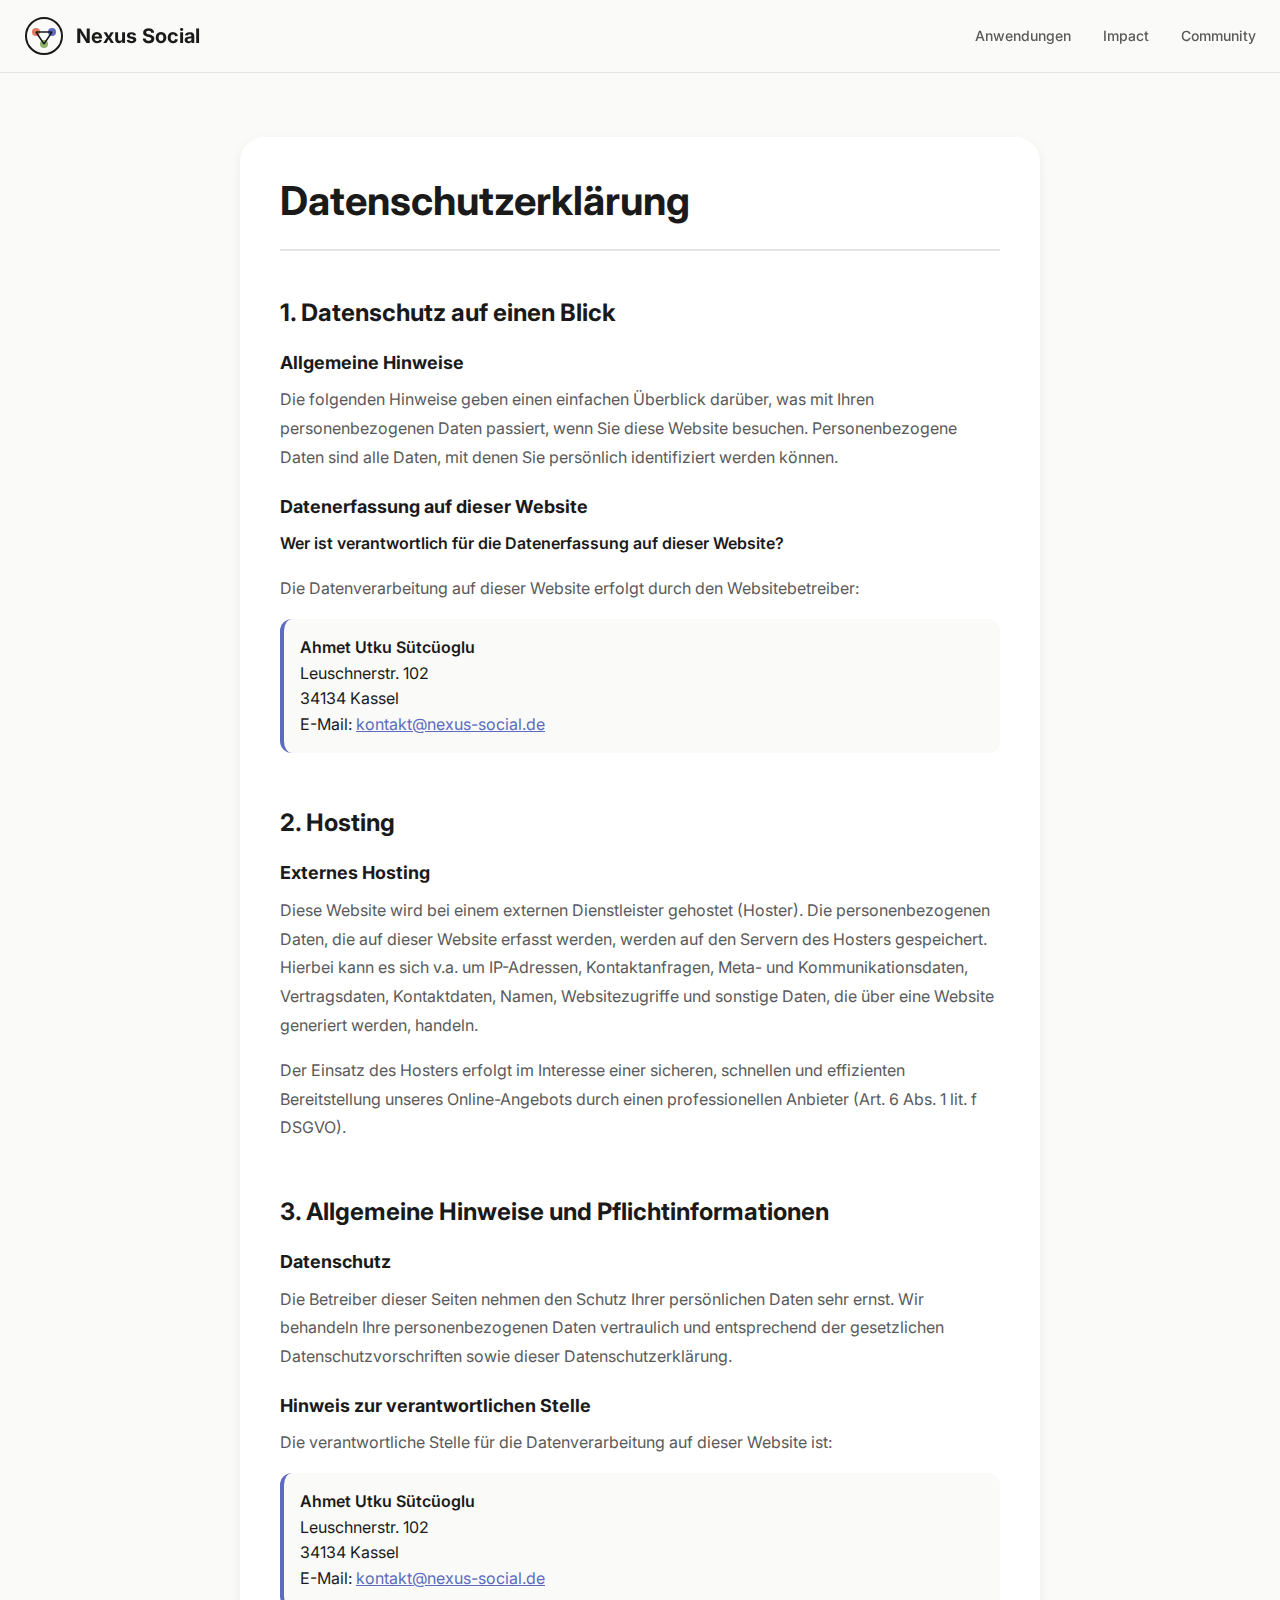
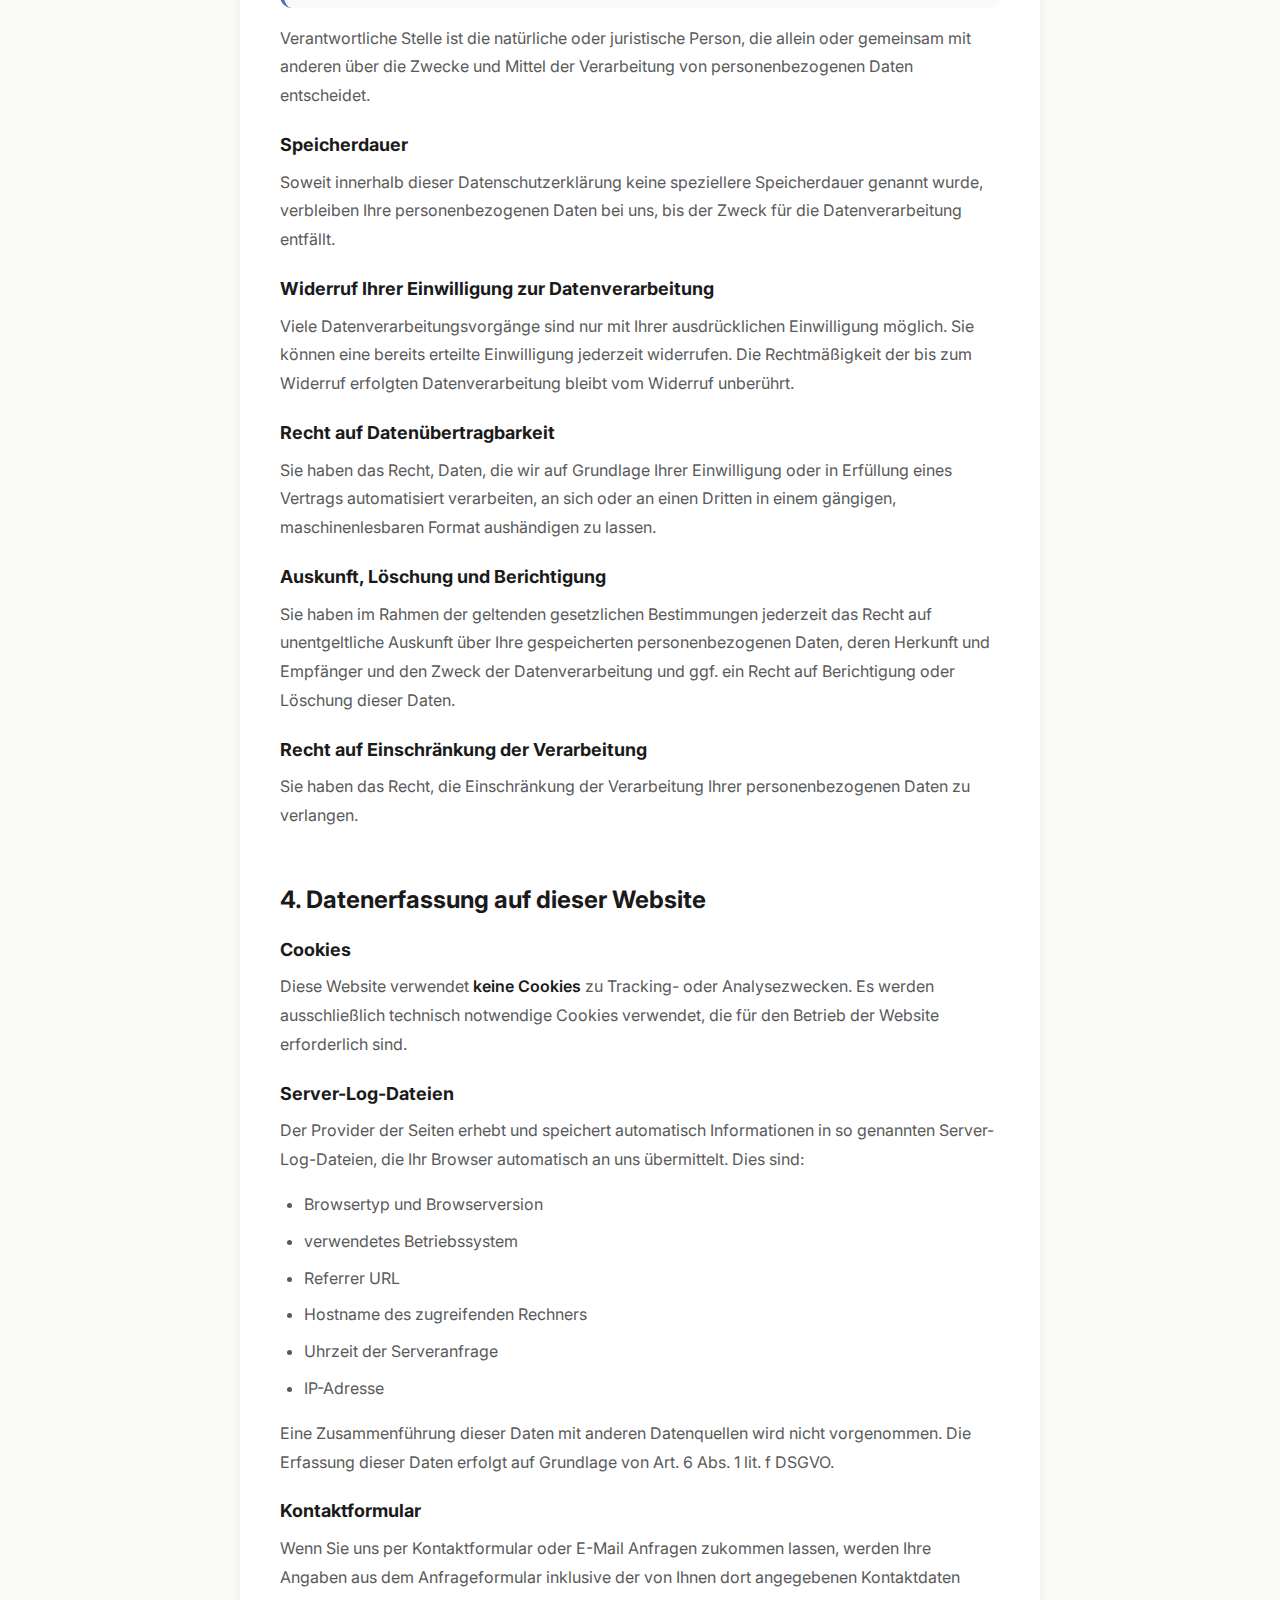
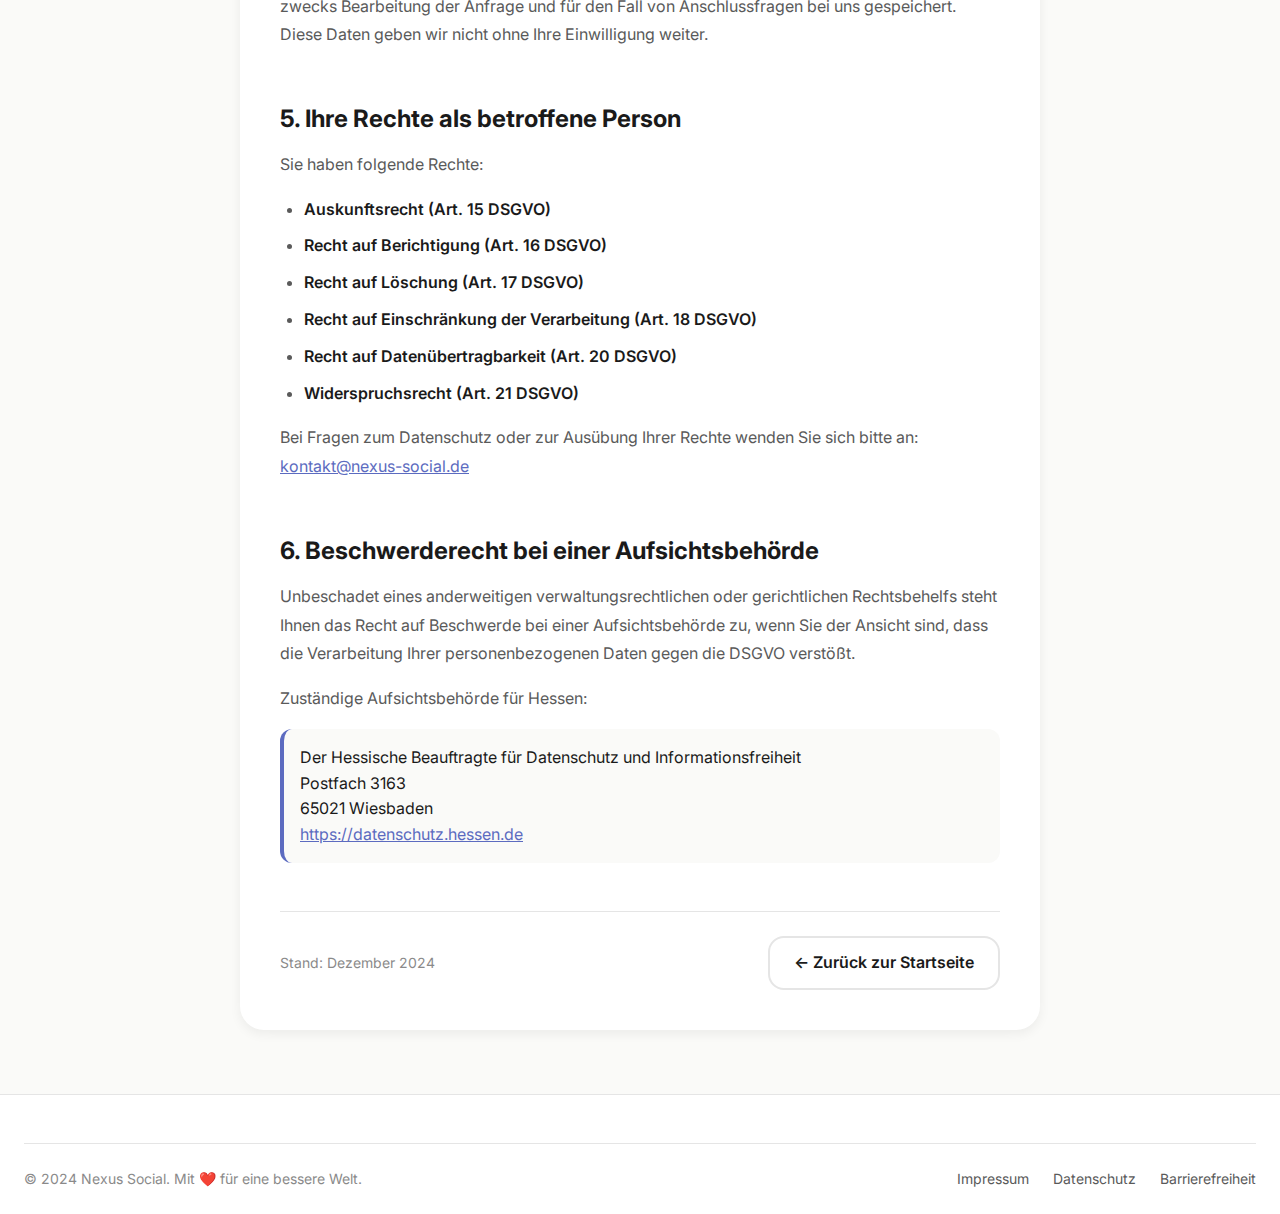
<file: datenschutz.html>
<!DOCTYPE html>
<html lang="de">

<head>
    <meta charset="UTF-8">
    <meta name="viewport" content="width=device-width, initial-scale=1.0">
    <meta name="description" content="Datenschutzerklärung - Nexus Social">
    <title>Datenschutz | Nexus Social</title>
    <link rel="preconnect" href="https://fonts.googleapis.com">
    <link rel="preconnect" href="https://fonts.gstatic.com" crossorigin>
    <link href="https://fonts.googleapis.com/css2?family=Inter:wght@400;500;600;700;800&display=swap" rel="stylesheet">
    <link rel="stylesheet" href="styles/main.css">
    <link rel="stylesheet" href="styles/legal.css">
</head>

<body>
    <a href="#main-content" class="skip-link">Zum Hauptinhalt springen</a>

    <!-- Header -->
    <header class="header" role="banner">
        <div class="container header__inner">
            <a href="index.html" class="logo" aria-label="Nexus Social - Startseite">
                <svg class="logo__icon" width="40" height="40" viewBox="0 0 40 40" fill="none" aria-hidden="true">
                    <circle cx="20" cy="20" r="18" stroke="currentColor" stroke-width="2" />
                    <circle cx="12" cy="16" r="4" fill="var(--color-health)" />
                    <circle cx="28" cy="16" r="4" fill="var(--color-education)" />
                    <circle cx="20" cy="28" r="4" fill="var(--color-sustainability)" />
                    <path d="M12 16L20 28M28 16L20 28M12 16L28 16" stroke="currentColor" stroke-width="1.5" />
                </svg>
                <span class="logo__text">Nexus Social</span>
            </a>
            <nav class="nav" role="navigation" aria-label="Hauptnavigation">
                <ul class="nav__list">
                    <li><a href="index.html#apps" class="nav__link">Anwendungen</a></li>
                    <li><a href="index.html#impact" class="nav__link">Impact</a></li>
                    <li><a href="index.html#community" class="nav__link">Community</a></li>
                </ul>
            </nav>
        </div>
    </header>

    <main id="main-content" class="legal-page">
        <div class="container">
            <article class="legal-content">
                <h1>Datenschutzerklärung</h1>

                <section class="legal-section">
                    <h2>1. Datenschutz auf einen Blick</h2>

                    <h3>Allgemeine Hinweise</h3>
                    <p>
                        Die folgenden Hinweise geben einen einfachen Überblick darüber, was mit Ihren
                        personenbezogenen Daten passiert, wenn Sie diese Website besuchen. Personenbezogene
                        Daten sind alle Daten, mit denen Sie persönlich identifiziert werden können.
                    </p>

                    <h3>Datenerfassung auf dieser Website</h3>
                    <p><strong>Wer ist verantwortlich für die Datenerfassung auf dieser Website?</strong></p>
                    <p>
                        Die Datenverarbeitung auf dieser Website erfolgt durch den Websitebetreiber:
                    </p>
                    <address>
                        <strong>Ahmet Utku Sütcüoglu</strong><br>
                        Leuschnerstr. 102<br>
                        34134 Kassel<br>
                        E-Mail: <a href="mailto:kontakt@nexus-social.de">kontakt@nexus-social.de</a>
                    </address>
                </section>

                <section class="legal-section">
                    <h2>2. Hosting</h2>
                    <h3>Externes Hosting</h3>
                    <p>
                        Diese Website wird bei einem externen Dienstleister gehostet (Hoster). Die
                        personenbezogenen Daten, die auf dieser Website erfasst werden, werden auf den
                        Servern des Hosters gespeichert. Hierbei kann es sich v.a. um IP-Adressen,
                        Kontaktanfragen, Meta- und Kommunikationsdaten, Vertragsdaten, Kontaktdaten,
                        Namen, Websitezugriffe und sonstige Daten, die über eine Website generiert werden, handeln.
                    </p>
                    <p>
                        Der Einsatz des Hosters erfolgt im Interesse einer sicheren, schnellen und effizienten
                        Bereitstellung unseres Online-Angebots durch einen professionellen Anbieter (Art. 6
                        Abs. 1 lit. f DSGVO).
                    </p>
                </section>

                <section class="legal-section">
                    <h2>3. Allgemeine Hinweise und Pflichtinformationen</h2>

                    <h3>Datenschutz</h3>
                    <p>
                        Die Betreiber dieser Seiten nehmen den Schutz Ihrer persönlichen Daten sehr ernst.
                        Wir behandeln Ihre personenbezogenen Daten vertraulich und entsprechend der gesetzlichen
                        Datenschutzvorschriften sowie dieser Datenschutzerklärung.
                    </p>

                    <h3>Hinweis zur verantwortlichen Stelle</h3>
                    <p>Die verantwortliche Stelle für die Datenverarbeitung auf dieser Website ist:</p>
                    <address>
                        <strong>Ahmet Utku Sütcüoglu</strong><br>
                        Leuschnerstr. 102<br>
                        34134 Kassel<br>
                        E-Mail: <a href="mailto:kontakt@nexus-social.de">kontakt@nexus-social.de</a>
                    </address>
                    <p>
                        Verantwortliche Stelle ist die natürliche oder juristische Person, die allein oder
                        gemeinsam mit anderen über die Zwecke und Mittel der Verarbeitung von personenbezogenen
                        Daten entscheidet.
                    </p>

                    <h3>Speicherdauer</h3>
                    <p>
                        Soweit innerhalb dieser Datenschutzerklärung keine speziellere Speicherdauer genannt
                        wurde, verbleiben Ihre personenbezogenen Daten bei uns, bis der Zweck für die
                        Datenverarbeitung entfällt.
                    </p>

                    <h3>Widerruf Ihrer Einwilligung zur Datenverarbeitung</h3>
                    <p>
                        Viele Datenverarbeitungsvorgänge sind nur mit Ihrer ausdrücklichen Einwilligung möglich.
                        Sie können eine bereits erteilte Einwilligung jederzeit widerrufen. Die Rechtmäßigkeit
                        der bis zum Widerruf erfolgten Datenverarbeitung bleibt vom Widerruf unberührt.
                    </p>

                    <h3>Recht auf Datenübertragbarkeit</h3>
                    <p>
                        Sie haben das Recht, Daten, die wir auf Grundlage Ihrer Einwilligung oder in Erfüllung
                        eines Vertrags automatisiert verarbeiten, an sich oder an einen Dritten in einem
                        gängigen, maschinenlesbaren Format aushändigen zu lassen.
                    </p>

                    <h3>Auskunft, Löschung und Berichtigung</h3>
                    <p>
                        Sie haben im Rahmen der geltenden gesetzlichen Bestimmungen jederzeit das Recht auf
                        unentgeltliche Auskunft über Ihre gespeicherten personenbezogenen Daten, deren Herkunft
                        und Empfänger und den Zweck der Datenverarbeitung und ggf. ein Recht auf Berichtigung
                        oder Löschung dieser Daten.
                    </p>

                    <h3>Recht auf Einschränkung der Verarbeitung</h3>
                    <p>
                        Sie haben das Recht, die Einschränkung der Verarbeitung Ihrer personenbezogenen Daten
                        zu verlangen.
                    </p>
                </section>

                <section class="legal-section">
                    <h2>4. Datenerfassung auf dieser Website</h2>

                    <h3>Cookies</h3>
                    <p>
                        Diese Website verwendet <strong>keine Cookies</strong> zu Tracking- oder Analysezwecken.
                        Es werden ausschließlich technisch notwendige Cookies verwendet, die für den Betrieb
                        der Website erforderlich sind.
                    </p>

                    <h3>Server-Log-Dateien</h3>
                    <p>Der Provider der Seiten erhebt und speichert automatisch Informationen in so genannten
                        Server-Log-Dateien, die Ihr Browser automatisch an uns übermittelt. Dies sind:</p>
                    <ul>
                        <li>Browsertyp und Browserversion</li>
                        <li>verwendetes Betriebssystem</li>
                        <li>Referrer URL</li>
                        <li>Hostname des zugreifenden Rechners</li>
                        <li>Uhrzeit der Serveranfrage</li>
                        <li>IP-Adresse</li>
                    </ul>
                    <p>
                        Eine Zusammenführung dieser Daten mit anderen Datenquellen wird nicht vorgenommen.
                        Die Erfassung dieser Daten erfolgt auf Grundlage von Art. 6 Abs. 1 lit. f DSGVO.
                    </p>

                    <h3>Kontaktformular</h3>
                    <p>
                        Wenn Sie uns per Kontaktformular oder E-Mail Anfragen zukommen lassen, werden Ihre
                        Angaben aus dem Anfrageformular inklusive der von Ihnen dort angegebenen Kontaktdaten
                        zwecks Bearbeitung der Anfrage und für den Fall von Anschlussfragen bei uns gespeichert.
                        Diese Daten geben wir nicht ohne Ihre Einwilligung weiter.
                    </p>
                </section>

                <section class="legal-section">
                    <h2>5. Ihre Rechte als betroffene Person</h2>
                    <p>Sie haben folgende Rechte:</p>
                    <ul>
                        <li><strong>Auskunftsrecht (Art. 15 DSGVO)</strong></li>
                        <li><strong>Recht auf Berichtigung (Art. 16 DSGVO)</strong></li>
                        <li><strong>Recht auf Löschung (Art. 17 DSGVO)</strong></li>
                        <li><strong>Recht auf Einschränkung der Verarbeitung (Art. 18 DSGVO)</strong></li>
                        <li><strong>Recht auf Datenübertragbarkeit (Art. 20 DSGVO)</strong></li>
                        <li><strong>Widerspruchsrecht (Art. 21 DSGVO)</strong></li>
                    </ul>
                    <p>
                        Bei Fragen zum Datenschutz oder zur Ausübung Ihrer Rechte wenden Sie sich bitte an:
                        <a href="mailto:kontakt@nexus-social.de">kontakt@nexus-social.de</a>
                    </p>
                </section>

                <section class="legal-section">
                    <h2>6. Beschwerderecht bei einer Aufsichtsbehörde</h2>
                    <p>
                        Unbeschadet eines anderweitigen verwaltungsrechtlichen oder gerichtlichen Rechtsbehelfs
                        steht Ihnen das Recht auf Beschwerde bei einer Aufsichtsbehörde zu, wenn Sie der
                        Ansicht sind, dass die Verarbeitung Ihrer personenbezogenen Daten gegen die DSGVO verstößt.
                    </p>
                    <p>Zuständige Aufsichtsbehörde für Hessen:</p>
                    <address>
                        Der Hessische Beauftragte für Datenschutz und Informationsfreiheit<br>
                        Postfach 3163<br>
                        65021 Wiesbaden<br>
                        <a href="https://datenschutz.hessen.de" target="_blank"
                            rel="noopener">https://datenschutz.hessen.de</a>
                    </address>
                </section>

                <div class="legal-footer">
                    <p>Stand: Dezember 2024</p>
                    <a href="index.html" class="btn btn--secondary">← Zurück zur Startseite</a>
                </div>
            </article>
        </div>
    </main>

    <!-- Footer -->
    <footer class="footer" role="contentinfo">
        <div class="container">
            <div class="footer__bottom">
                <p class="footer__copyright">© 2024 Nexus Social. Mit ❤️ für eine bessere Welt.</p>
                <nav class="footer__legal-links">
                    <a href="impressum.html">Impressum</a>
                    <a href="datenschutz.html">Datenschutz</a>
                    <a href="barrierefreiheit.html">Barrierefreiheit</a>
                </nav>
            </div>
        </div>
    </footer>
</body>

</html>
</file>
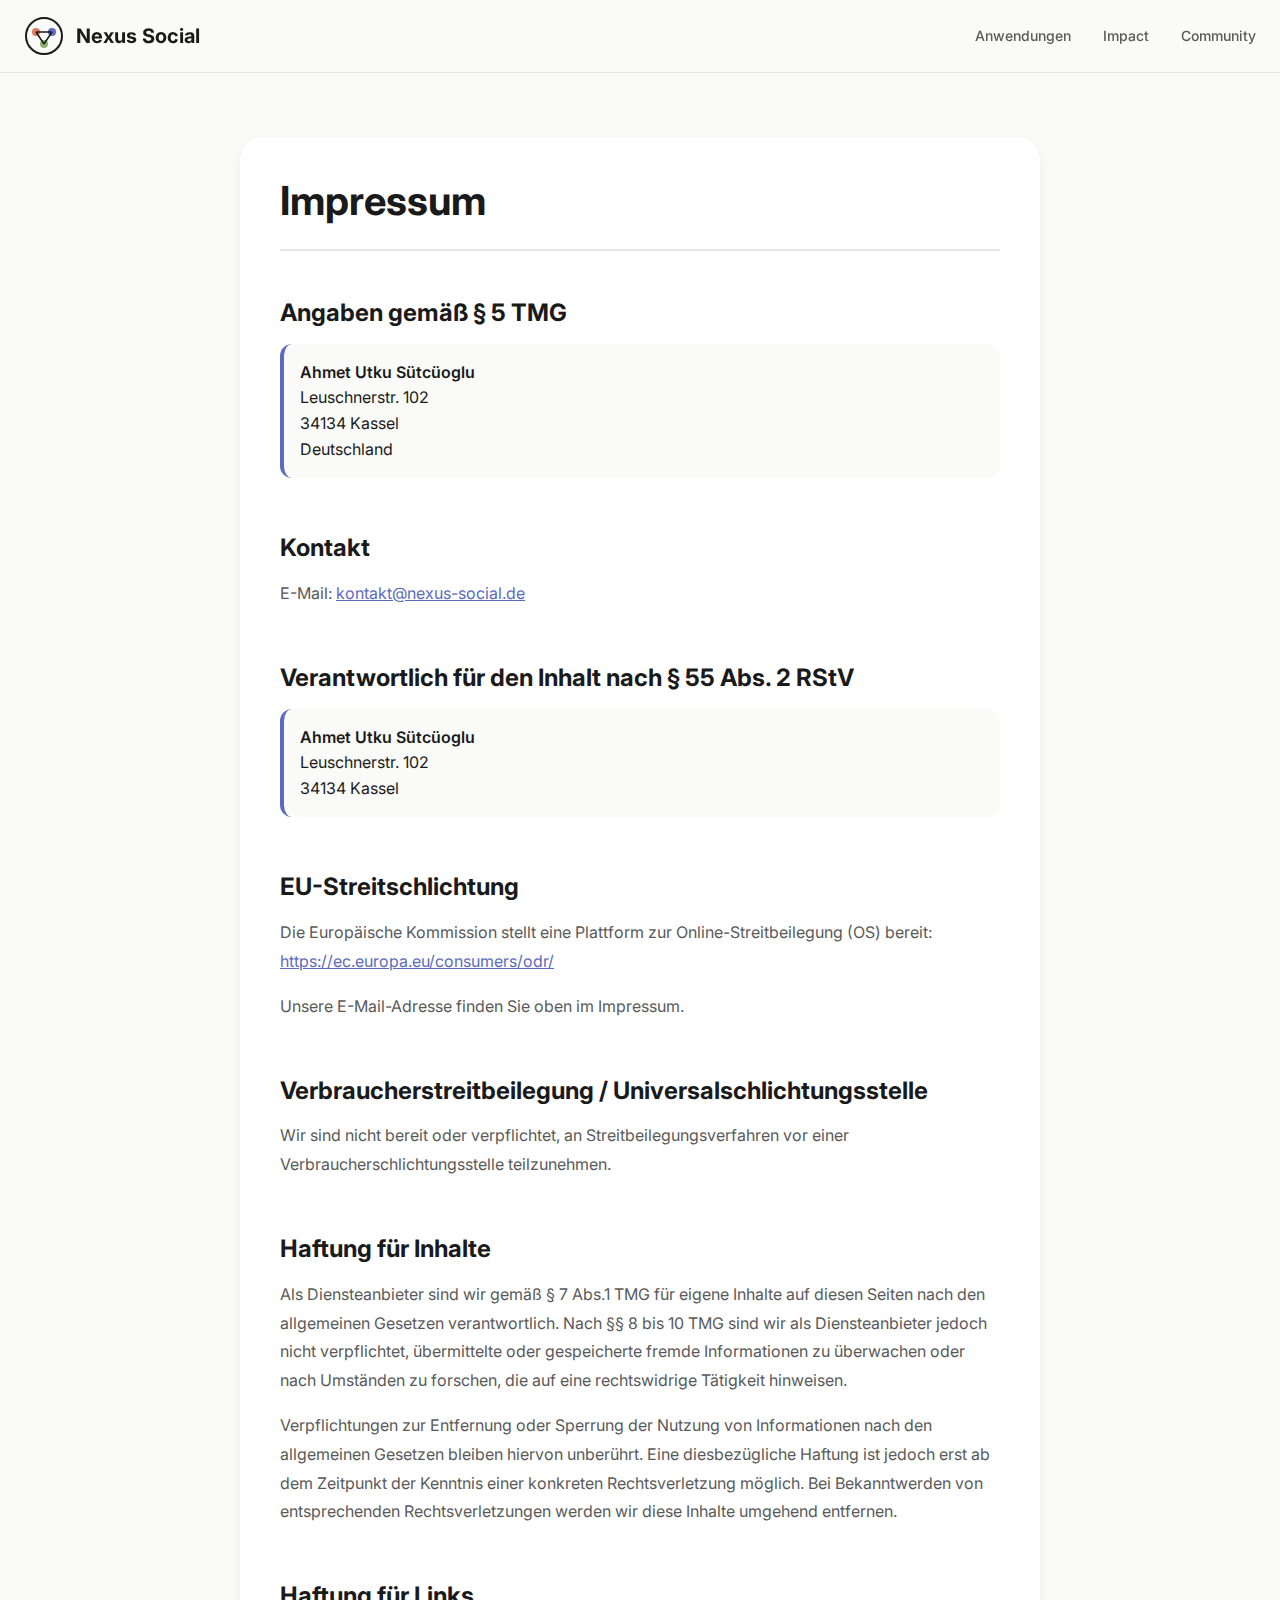
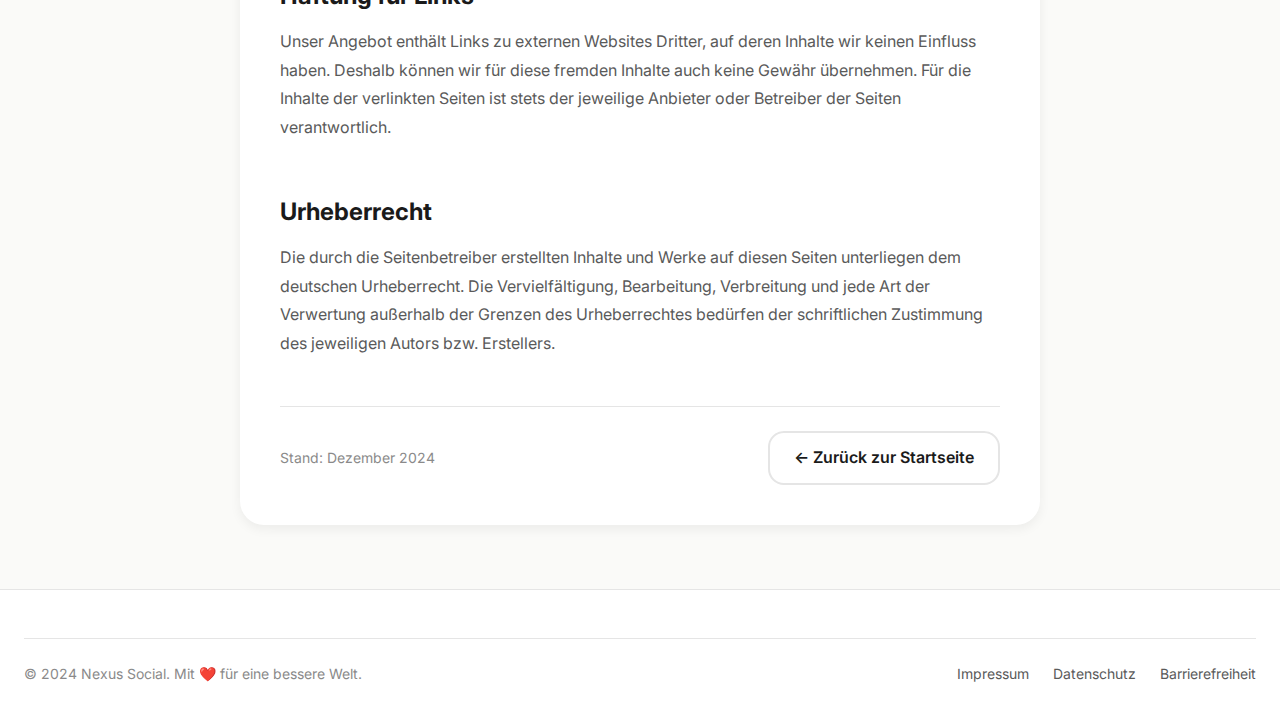
<file: impressum.html>
<!DOCTYPE html>
<html lang="de">

<head>
    <meta charset="UTF-8">
    <meta name="viewport" content="width=device-width, initial-scale=1.0">
    <meta name="description" content="Impressum - Nexus Social">
    <title>Impressum | Nexus Social</title>
    <link rel="preconnect" href="https://fonts.googleapis.com">
    <link rel="preconnect" href="https://fonts.gstatic.com" crossorigin>
    <link href="https://fonts.googleapis.com/css2?family=Inter:wght@400;500;600;700;800&display=swap" rel="stylesheet">
    <link rel="stylesheet" href="styles/main.css">
    <link rel="stylesheet" href="styles/legal.css">
</head>

<body>
    <a href="#main-content" class="skip-link">Zum Hauptinhalt springen</a>

    <!-- Header -->
    <header class="header" role="banner">
        <div class="container header__inner">
            <a href="index.html" class="logo" aria-label="Nexus Social - Startseite">
                <svg class="logo__icon" width="40" height="40" viewBox="0 0 40 40" fill="none" aria-hidden="true">
                    <circle cx="20" cy="20" r="18" stroke="currentColor" stroke-width="2" />
                    <circle cx="12" cy="16" r="4" fill="var(--color-health)" />
                    <circle cx="28" cy="16" r="4" fill="var(--color-education)" />
                    <circle cx="20" cy="28" r="4" fill="var(--color-sustainability)" />
                    <path d="M12 16L20 28M28 16L20 28M12 16L28 16" stroke="currentColor" stroke-width="1.5" />
                </svg>
                <span class="logo__text">Nexus Social</span>
            </a>
            <nav class="nav" role="navigation" aria-label="Hauptnavigation">
                <ul class="nav__list">
                    <li><a href="index.html#apps" class="nav__link">Anwendungen</a></li>
                    <li><a href="index.html#impact" class="nav__link">Impact</a></li>
                    <li><a href="index.html#community" class="nav__link">Community</a></li>
                </ul>
            </nav>
        </div>
    </header>

    <main id="main-content" class="legal-page">
        <div class="container">
            <article class="legal-content">
                <h1>Impressum</h1>

                <section class="legal-section">
                    <h2>Angaben gemäß § 5 TMG</h2>
                    <address>
                        <strong>Ahmet Utku Sütcüoglu</strong><br>
                        Leuschnerstr. 102<br>
                        34134 Kassel<br>
                        Deutschland
                    </address>
                </section>

                <section class="legal-section">
                    <h2>Kontakt</h2>
                    <p>
                        E-Mail: <a href="mailto:kontakt@nexus-social.de">kontakt@nexus-social.de</a>
                    </p>
                </section>

                <section class="legal-section">
                    <h2>Verantwortlich für den Inhalt nach § 55 Abs. 2 RStV</h2>
                    <address>
                        <strong>Ahmet Utku Sütcüoglu</strong><br>
                        Leuschnerstr. 102<br>
                        34134 Kassel
                    </address>
                </section>

                <section class="legal-section">
                    <h2>EU-Streitschlichtung</h2>
                    <p>
                        Die Europäische Kommission stellt eine Plattform zur Online-Streitbeilegung (OS) bereit:
                        <a href="https://ec.europa.eu/consumers/odr/" target="_blank" rel="noopener noreferrer">
                            https://ec.europa.eu/consumers/odr/
                        </a>
                    </p>
                    <p>Unsere E-Mail-Adresse finden Sie oben im Impressum.</p>
                </section>

                <section class="legal-section">
                    <h2>Verbraucherstreitbeilegung / Universalschlichtungsstelle</h2>
                    <p>
                        Wir sind nicht bereit oder verpflichtet, an Streitbeilegungsverfahren vor einer
                        Verbraucherschlichtungsstelle teilzunehmen.
                    </p>
                </section>

                <section class="legal-section">
                    <h2>Haftung für Inhalte</h2>
                    <p>
                        Als Diensteanbieter sind wir gemäß § 7 Abs.1 TMG für eigene Inhalte auf diesen Seiten
                        nach den allgemeinen Gesetzen verantwortlich. Nach §§ 8 bis 10 TMG sind wir als
                        Diensteanbieter jedoch nicht verpflichtet, übermittelte oder gespeicherte fremde
                        Informationen zu überwachen oder nach Umständen zu forschen, die auf eine rechtswidrige
                        Tätigkeit hinweisen.
                    </p>
                    <p>
                        Verpflichtungen zur Entfernung oder Sperrung der Nutzung von Informationen nach den
                        allgemeinen Gesetzen bleiben hiervon unberührt. Eine diesbezügliche Haftung ist jedoch
                        erst ab dem Zeitpunkt der Kenntnis einer konkreten Rechtsverletzung möglich. Bei
                        Bekanntwerden von entsprechenden Rechtsverletzungen werden wir diese Inhalte umgehend entfernen.
                    </p>
                </section>

                <section class="legal-section">
                    <h2>Haftung für Links</h2>
                    <p>
                        Unser Angebot enthält Links zu externen Websites Dritter, auf deren Inhalte wir keinen
                        Einfluss haben. Deshalb können wir für diese fremden Inhalte auch keine Gewähr übernehmen.
                        Für die Inhalte der verlinkten Seiten ist stets der jeweilige Anbieter oder Betreiber
                        der Seiten verantwortlich.
                    </p>
                </section>

                <section class="legal-section">
                    <h2>Urheberrecht</h2>
                    <p>
                        Die durch die Seitenbetreiber erstellten Inhalte und Werke auf diesen Seiten unterliegen
                        dem deutschen Urheberrecht. Die Vervielfältigung, Bearbeitung, Verbreitung und jede Art
                        der Verwertung außerhalb der Grenzen des Urheberrechtes bedürfen der schriftlichen
                        Zustimmung des jeweiligen Autors bzw. Erstellers.
                    </p>
                </section>

                <div class="legal-footer">
                    <p>Stand: Dezember 2024</p>
                    <a href="index.html" class="btn btn--secondary">← Zurück zur Startseite</a>
                </div>
            </article>
        </div>
    </main>

    <!-- Footer -->
    <footer class="footer" role="contentinfo">
        <div class="container">
            <div class="footer__bottom">
                <p class="footer__copyright">© 2024 Nexus Social. Mit ❤️ für eine bessere Welt.</p>
                <nav class="footer__legal-links">
                    <a href="impressum.html">Impressum</a>
                    <a href="datenschutz.html">Datenschutz</a>
                    <a href="barrierefreiheit.html">Barrierefreiheit</a>
                </nav>
            </div>
        </div>
    </footer>
</body>

</html>
</file>
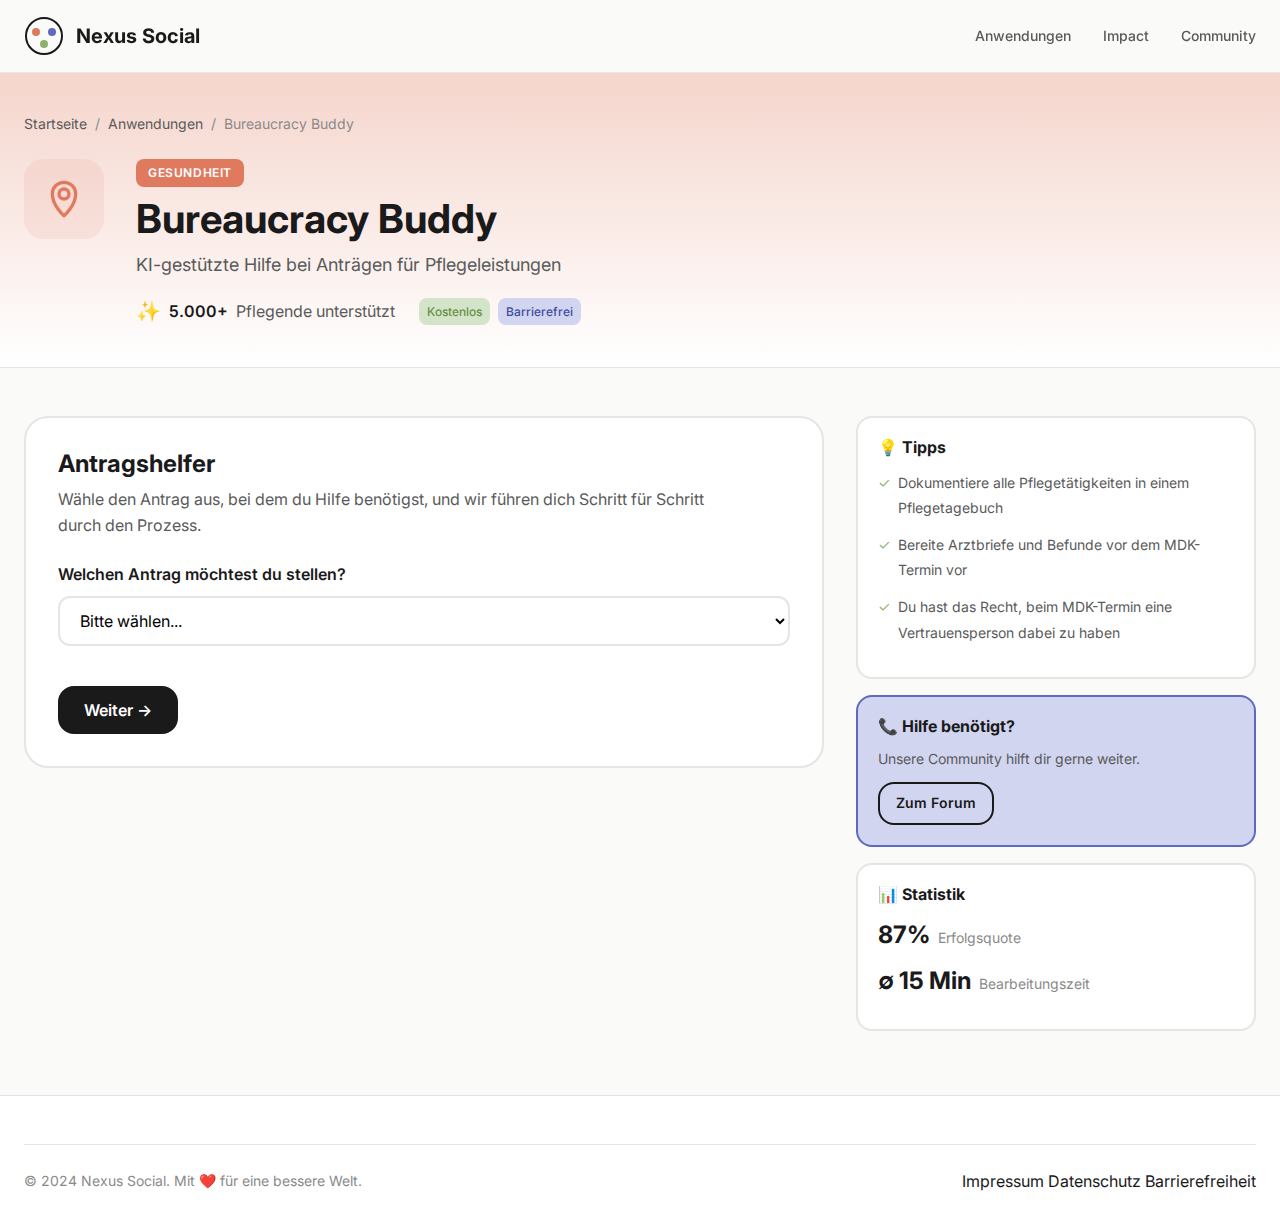
<file: apps/bureaucracy-buddy.html>
<!DOCTYPE html>
<html lang="de">

<head>
    <meta charset="UTF-8">
    <meta name="viewport" content="width=device-width, initial-scale=1.0">
    <meta name="description" content="Bureaucracy Buddy - KI-gestützte Hilfe bei Anträgen für Pflegeleistungen">
    <title>Bureaucracy Buddy | Nexus Social</title>
    <link rel="preconnect" href="https://fonts.googleapis.com">
    <link rel="preconnect" href="https://fonts.gstatic.com" crossorigin>
    <link href="https://fonts.googleapis.com/css2?family=Inter:wght@400;500;600;700;800&display=swap" rel="stylesheet">
    <link rel="stylesheet" href="../styles/main.css">
    <link rel="stylesheet" href="../styles/app.css">
</head>

<body>
    <a href="#main-content" class="skip-link">Zum Hauptinhalt springen</a>

    <header class="header" role="banner">
        <div class="container header__inner">
            <a href="../index.html" class="logo" aria-label="Nexus Social - Startseite">
                <svg class="logo__icon" width="40" height="40" viewBox="0 0 40 40" fill="none" aria-hidden="true">
                    <circle cx="20" cy="20" r="18" stroke="currentColor" stroke-width="2" />
                    <circle cx="12" cy="16" r="4" fill="var(--color-health)" />
                    <circle cx="28" cy="16" r="4" fill="var(--color-education)" />
                    <circle cx="20" cy="28" r="4" fill="var(--color-sustainability)" />
                </svg>
                <span class="logo__text">Nexus Social</span>
            </a>
            <nav class="nav" role="navigation">
                <ul class="nav__list">
                    <li><a href="../index.html#apps" class="nav__link">Anwendungen</a></li>
                    <li><a href="../index.html#impact" class="nav__link">Impact</a></li>
                    <li><a href="../index.html#community" class="nav__link">Community</a></li>
                </ul>
            </nav>
        </div>
    </header>

    <main id="main-content">
        <!-- App Header -->
        <section class="app-hero app-hero--health">
            <div class="container">
                <div class="app-hero__breadcrumb">
                    <a href="../index.html">Startseite</a>
                    <span>/</span>
                    <a href="../index.html#apps">Anwendungen</a>
                    <span>/</span>
                    <span>Bureaucracy Buddy</span>
                </div>

                <div class="app-hero__content">
                    <div class="app-hero__icon">
                        <svg width="80" height="80" viewBox="0 0 48 48" fill="none">
                            <rect width="48" height="48" rx="12" fill="currentColor" fill-opacity="0.1" />
                            <path d="M24 14C20 14 17 17 17 21C17 28 24 34 24 34C24 34 31 28 31 21C31 17 28 14 24 14Z"
                                stroke="currentColor" stroke-width="2" stroke-linecap="round" stroke-linejoin="round" />
                            <circle cx="24" cy="21" r="3" stroke="currentColor" stroke-width="2" />
                        </svg>
                    </div>
                    <div class="app-hero__info">
                        <span class="app-hero__category">Gesundheit</span>
                        <h1 class="app-hero__title">Bureaucracy Buddy</h1>
                        <p class="app-hero__subtitle">KI-gestützte Hilfe bei Anträgen für Pflegeleistungen</p>
                        <div class="app-hero__meta">
                            <div class="app-hero__impact">
                                <span class="impact-icon">✨</span>
                                <strong>5.000+</strong> Pflegende unterstützt
                            </div>
                            <div class="app-hero__tags">
                                <span class="tag tag--free">Kostenlos</span>
                                <span class="tag tag--accessible">Barrierefrei</span>
                            </div>
                        </div>
                    </div>
                </div>
            </div>
        </section>

        <!-- App Tool -->
        <section class="app-tool">
            <div class="container">
                <div class="app-tool__grid">
                    <!-- Main Tool Area -->
                    <div class="app-tool__main">
                        <div class="tool-card">
                            <h2 class="tool-card__title">Antragshelfer</h2>
                            <p class="tool-card__description">
                                Wähle den Antrag aus, bei dem du Hilfe benötigst, und wir führen dich Schritt für
                                Schritt durch den Prozess.
                            </p>

                            <form class="antrag-form" id="antragForm">
                                <div class="form-group">
                                    <label for="antragstyp" class="form-label">Welchen Antrag möchtest du
                                        stellen?</label>
                                    <select id="antragstyp" class="form-select" required>
                                        <option value="">Bitte wählen...</option>
                                        <option value="pflegegrad">Pflegegrad beantragen</option>
                                        <option value="hoeherst">Höherstufung Pflegegrad</option>
                                        <option value="verhinderung">Verhinderungspflege</option>
                                        <option value="kurzzeitpflege">Kurzzeitpflege</option>
                                        <option value="hilfsmittel">Hilfsmittel beantragen</option>
                                        <option value="wohnraumanpassung">Wohnraumanpassung</option>
                                    </select>
                                </div>

                                <div class="form-group" id="step2" style="display: none;">
                                    <label for="pflegesituation" class="form-label">Beschreibe kurz die
                                        Pflegesituation</label>
                                    <textarea id="pflegesituation" class="form-textarea" rows="4"
                                        placeholder="z.B. Meine Mutter (78) benötigt Hilfe beim Anziehen, Waschen und bei den Mahlzeiten..."></textarea>
                                </div>

                                <div class="form-group" id="step3" style="display: none;">
                                    <label class="form-label">Bestehende Einschränkungen</label>
                                    <div class="checkbox-group">
                                        <label class="checkbox-item">
                                            <input type="checkbox" name="einschraenkung" value="mobilitaet">
                                            <span class="checkbox-label">Mobilität eingeschränkt</span>
                                        </label>
                                        <label class="checkbox-item">
                                            <input type="checkbox" name="einschraenkung" value="kognitiv">
                                            <span class="checkbox-label">Kognitive Einschränkungen</span>
                                        </label>
                                        <label class="checkbox-item">
                                            <input type="checkbox" name="einschraenkung" value="selbstversorgung">
                                            <span class="checkbox-label">Selbstversorgung beeinträchtigt</span>
                                        </label>
                                        <label class="checkbox-item">
                                            <input type="checkbox" name="einschraenkung" value="alltag">
                                            <span class="checkbox-label">Alltagsbewältigung erschwert</span>
                                        </label>
                                        <label class="checkbox-item">
                                            <input type="checkbox" name="einschraenkung" value="sozial">
                                            <span class="checkbox-label">Soziale Kontakte eingeschränkt</span>
                                        </label>
                                    </div>
                                </div>

                                <div class="form-actions">
                                    <button type="button" class="btn btn--secondary" id="prevBtn"
                                        style="display: none;">
                                        ← Zurück
                                    </button>
                                    <button type="button" class="btn btn--primary" id="nextBtn">
                                        Weiter →
                                    </button>
                                </div>
                            </form>

                            <!-- Result Area -->
                            <div class="result-area" id="resultArea" style="display: none;">
                                <div class="result-header">
                                    <span class="result-icon">📋</span>
                                    <h3>Deine personalisierte Anleitung</h3>
                                </div>
                                <div class="result-content" id="resultContent">
                                    <!-- Generated content appears here -->
                                </div>
                                <div class="result-actions">
                                    <button class="btn btn--primary" onclick="window.print()">
                                        🖨️ Drucken
                                    </button>
                                    <button class="btn btn--secondary" onclick="resetForm()">
                                        🔄 Neuer Antrag
                                    </button>
                                </div>
                            </div>
                        </div>
                    </div>

                    <!-- Sidebar -->
                    <aside class="app-tool__sidebar">
                        <div class="sidebar-card">
                            <h3 class="sidebar-card__title">💡 Tipps</h3>
                            <ul class="sidebar-card__list">
                                <li>Dokumentiere alle Pflegetätigkeiten in einem Pflegetagebuch</li>
                                <li>Bereite Arztbriefe und Befunde vor dem MDK-Termin vor</li>
                                <li>Du hast das Recht, beim MDK-Termin eine Vertrauensperson dabei zu haben</li>
                            </ul>
                        </div>

                        <div class="sidebar-card sidebar-card--highlight">
                            <h3 class="sidebar-card__title">📞 Hilfe benötigt?</h3>
                            <p>Unsere Community hilft dir gerne weiter.</p>
                            <a href="#" class="btn btn--outline btn--small">Zum Forum</a>
                        </div>

                        <div class="sidebar-card">
                            <h3 class="sidebar-card__title">📊 Statistik</h3>
                            <div class="stat-item">
                                <span class="stat-value">87%</span>
                                <span class="stat-label">Erfolgsquote</span>
                            </div>
                            <div class="stat-item">
                                <span class="stat-value">∅ 15 Min</span>
                                <span class="stat-label">Bearbeitungszeit</span>
                            </div>
                        </div>
                    </aside>
                </div>
            </div>
        </section>
    </main>

    <footer class="footer" role="contentinfo">
        <div class="container">
            <div class="footer__bottom">
                <p class="footer__copyright">© 2024 Nexus Social. Mit ❤️ für eine bessere Welt.</p>
                <nav class="footer__legal-links">
                    <a href="../impressum.html">Impressum</a>
                    <a href="../datenschutz.html">Datenschutz</a>
                    <a href="../barrierefreiheit.html">Barrierefreiheit</a>
                </nav>
            </div>
        </div>
    </footer>

    <script>
        // Form Logic
        let currentStep = 1;
        const totalSteps = 3;

        document.getElementById('antragstyp').addEventListener('change', function () {
            if (this.value) {
                document.getElementById('step2').style.display = 'block';
            }
        });

        document.getElementById('nextBtn').addEventListener('click', function () {
            if (currentStep < totalSteps) {
                currentStep++;
                updateSteps();
            } else {
                generateResult();
            }
        });

        document.getElementById('prevBtn').addEventListener('click', function () {
            if (currentStep > 1) {
                currentStep--;
                updateSteps();
            }
        });

        function updateSteps() {
            document.getElementById('prevBtn').style.display = currentStep > 1 ? 'inline-flex' : 'none';
            document.getElementById('nextBtn').textContent = currentStep === totalSteps ? 'Anleitung erstellen ✨' : 'Weiter →';

            if (currentStep >= 2) {
                document.getElementById('step2').style.display = 'block';
            }
            if (currentStep >= 3) {
                document.getElementById('step3').style.display = 'block';
            }
        }

        function generateResult() {
            const antragstyp = document.getElementById('antragstyp').value;
            const anleitungen = {
                'pflegegrad': `
                    <h4>Pflegegrad beantragen - Schritt für Schritt</h4>
                    <ol class="result-steps">
                        <li>
                            <strong>Antrag bei der Pflegekasse stellen</strong>
                            <p>Rufe deine Pflegekasse an oder schreibe einen formlosen Antrag. Die Pflegekasse ist bei deiner Krankenkasse angesiedelt.</p>
                        </li>
                        <li>
                            <strong>Formulare ausfüllen</strong>
                            <p>Die Pflegekasse schickt dir Formulare zu. Fülle diese sorgfältig aus und beschreibe detailliert alle Einschränkungen.</p>
                        </li>
                        <li>
                            <strong>MDK-Begutachtung vorbereiten</strong>
                            <p>Führe ein Pflegetagebuch, sammle Arztbriefe und bereite eine Liste aller benötigten Hilfen vor.</p>
                        </li>
                        <li>
                            <strong>Begutachtungstermin</strong>
                            <p>Ein Gutachter vom MDK kommt zu dir nach Hause. Zeige alle Einschränkungen ehrlich – verschweige nichts!</p>
                        </li>
                        <li>
                            <strong>Bescheid prüfen</strong>
                            <p>Innerhalb von 25 Arbeitstagen erhältst du den Bescheid. Bei Ablehnung hast du 4 Wochen Zeit für Widerspruch.</p>
                        </li>
                    </ol>
                    <div class="result-download">
                        <h5>📥 Hilfreiche Dokumente</h5>
                        <ul>
                            <li><a href="#">Muster-Antrag Pflegegrad (PDF)</a></li>
                            <li><a href="#">Pflegetagebuch-Vorlage (PDF)</a></li>
                            <li><a href="#">Checkliste MDK-Termin (PDF)</a></li>
                        </ul>
                    </div>
                `,
                'hoeherst': `
                    <h4>Höherstufung Pflegegrad - Schritt für Schritt</h4>
                    <ol class="result-steps">
                        <li>
                            <strong>Verschlechterung dokumentieren</strong>
                            <p>Notiere alle Veränderungen seit der letzten Begutachtung in einem aktualisierten Pflegetagebuch.</p>
                        </li>
                        <li>
                            <strong>Formloser Antrag</strong>
                            <p>Schreibe an deine Pflegekasse: "Hiermit beantrage ich eine Höherstufung des Pflegegrades aufgrund veränderter Umstände."</p>
                        </li>
                        <li>
                            <strong>Neue Begutachtung</strong>
                            <p>Der MDK wird erneut eine Begutachtung durchführen. Bereite dich wie beim ersten Mal vor.</p>
                        </li>
                    </ol>
                `,
                'verhinderung': `
                    <h4>Verhinderungspflege beantragen</h4>
                    <ol class="result-steps">
                        <li>
                            <strong>Voraussetzungen prüfen</strong>
                            <p>Du musst mindestens Pflegegrad 2 haben und seit mindestens 6 Monaten zu Hause gepflegt werden.</p>
                        </li>
                        <li>
                            <strong>Budget nutzen</strong>
                            <p>Dir stehen 1.612 € pro Jahr zu. Bei Kombination mit Kurzzeitpflege sogar bis zu 2.418 €.</p>
                        </li>
                        <li>
                            <strong>Antrag stellen</strong>
                            <p>Formloser Antrag an die Pflegekasse mit Angabe des Zeitraums und der Ersatzpflegeperson.</p>
                        </li>
                    </ol>
                `
            };

            document.getElementById('resultArea').style.display = 'block';
            document.getElementById('resultContent').innerHTML = anleitungen[antragstyp] || '<p>Anleitung wird generiert...</p>';
            document.getElementById('antragForm').style.display = 'none';
        }

        function resetForm() {
            currentStep = 1;
            document.getElementById('antragForm').reset();
            document.getElementById('antragForm').style.display = 'block';
            document.getElementById('resultArea').style.display = 'none';
            document.getElementById('step2').style.display = 'none';
            document.getElementById('step3').style.display = 'none';
            document.getElementById('prevBtn').style.display = 'none';
            document.getElementById('nextBtn').textContent = 'Weiter →';
        }
    </script>
</body>

</html>
</file>
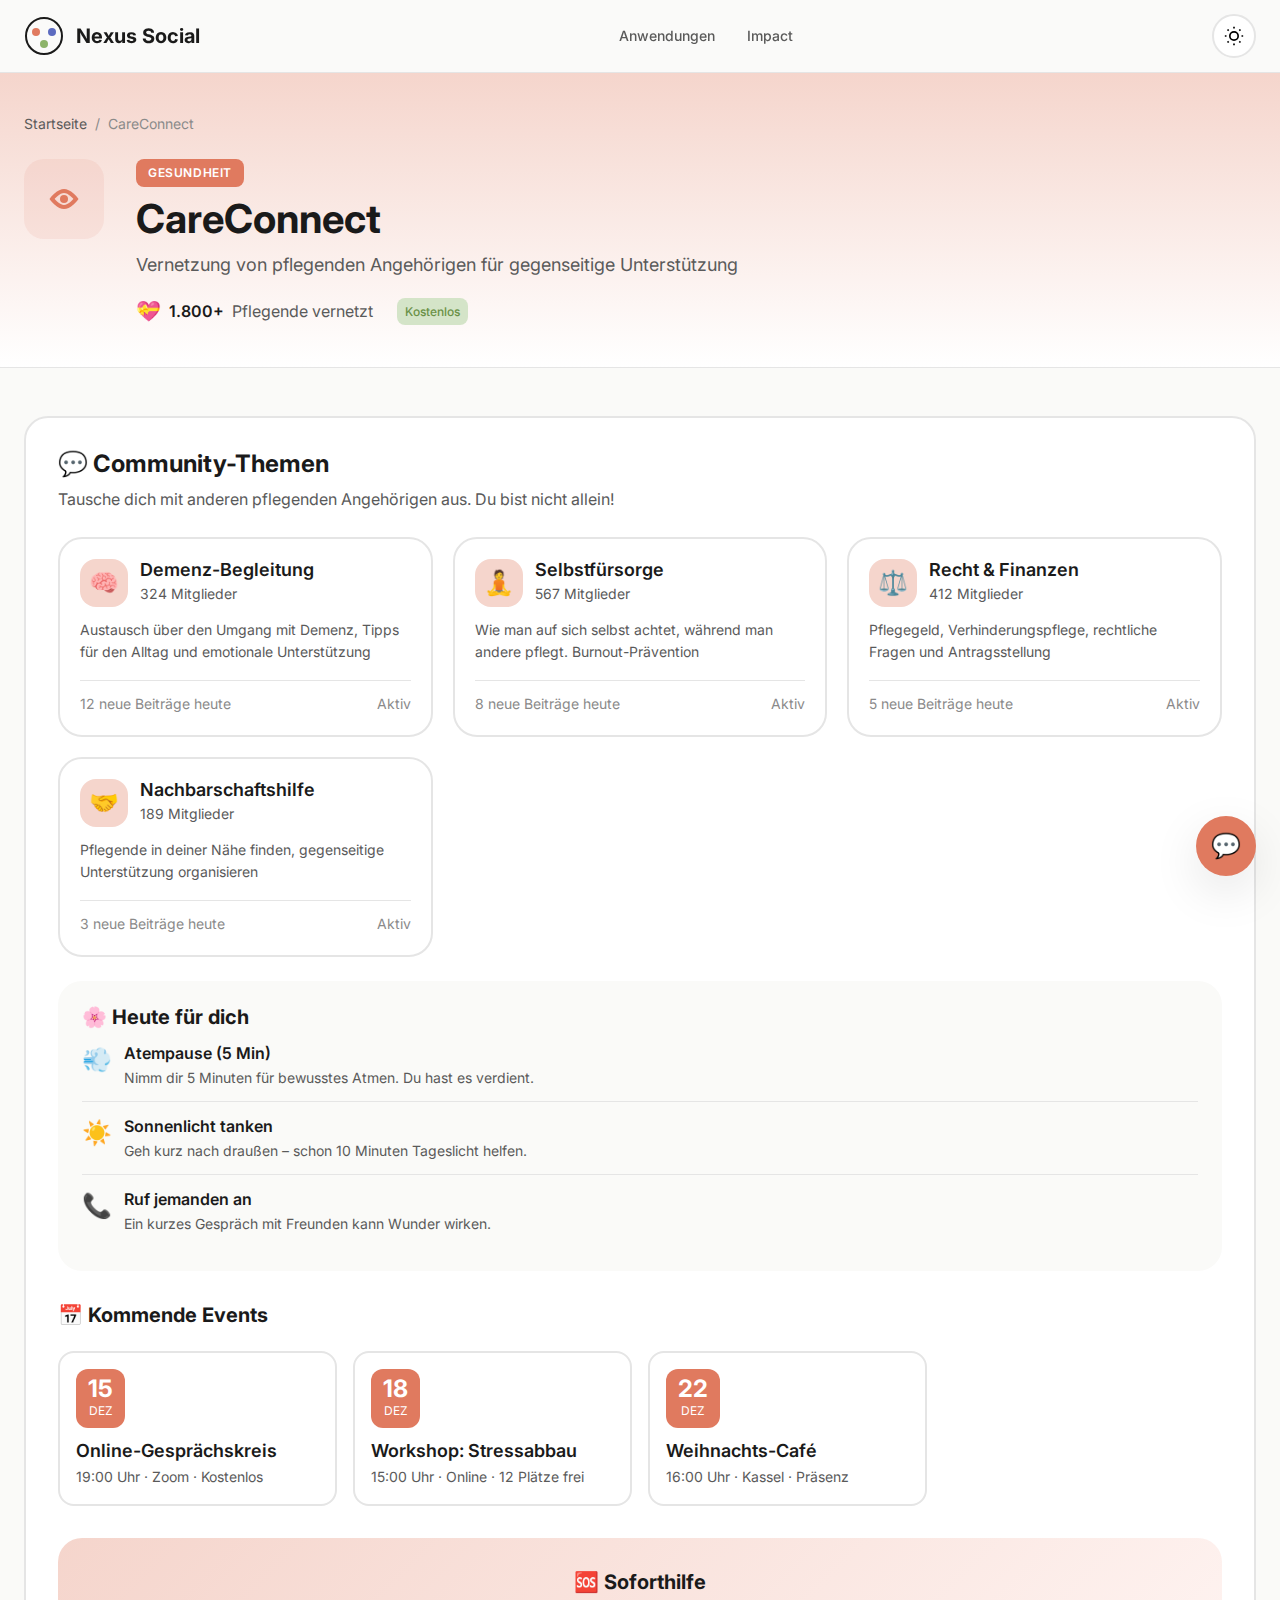
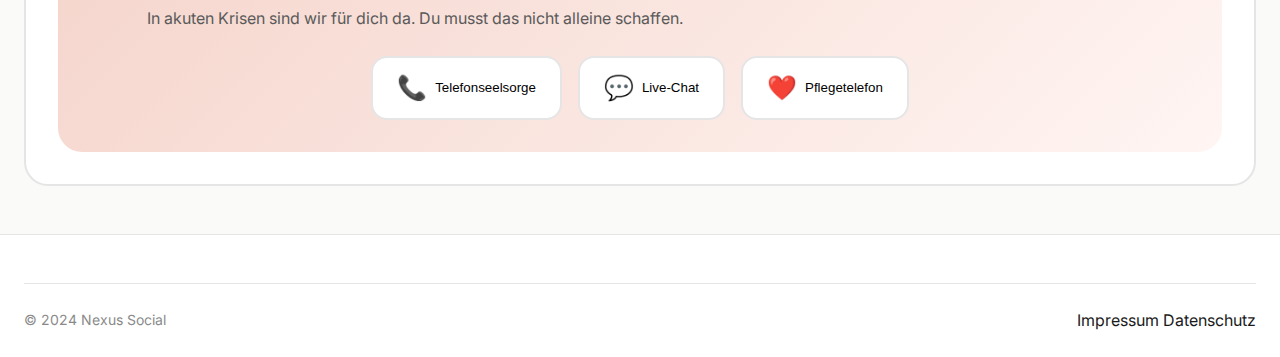
<file: apps/careconnect.html>
<!DOCTYPE html>
<html lang="de">

<head>
    <meta charset="UTF-8">
    <meta name="viewport" content="width=device-width, initial-scale=1.0">
    <meta name="description" content="CareConnect - Vernetzung pflegender Angehöriger">
    <title>CareConnect | Nexus Social</title>
    <link rel="preconnect" href="https://fonts.googleapis.com">
    <link rel="preconnect" href="https://fonts.gstatic.com" crossorigin>
    <link href="https://fonts.googleapis.com/css2?family=Inter:wght@400;500;600;700;800&display=swap" rel="stylesheet">
    <link rel="stylesheet" href="../styles/main.css">
    <link rel="stylesheet" href="../styles/enhanced.css">
    <link rel="stylesheet" href="../styles/app.css">
    <style>
        .community-grid {
            display: grid;
            grid-template-columns: repeat(auto-fill, minmax(300px, 1fr));
            gap: var(--space-5);
            margin-top: var(--space-6);
        }

        .topic-card {
            background: var(--color-surface);
            border: 2px solid var(--color-border);
            border-radius: var(--radius-xl);
            padding: var(--space-5);
            cursor: pointer;
            transition: all var(--transition-fast);
        }

        .topic-card:hover {
            border-color: var(--color-health);
            transform: translateY(-4px);
        }

        .topic-card__header {
            display: flex;
            align-items: center;
            gap: var(--space-3);
            margin-bottom: var(--space-3);
        }

        .topic-card__icon {
            width: 48px;
            height: 48px;
            border-radius: var(--radius-lg);
            background: var(--color-health-light);
            display: flex;
            align-items: center;
            justify-content: center;
            font-size: 1.5rem;
        }

        .topic-card__title {
            font-size: var(--font-size-lg);
            font-weight: var(--font-weight-semibold);
        }

        .topic-card__members {
            font-size: var(--font-size-sm);
            color: var(--color-text-secondary);
        }

        .topic-card__preview {
            font-size: var(--font-size-sm);
            color: var(--color-text-secondary);
            line-height: 1.6;
        }

        .topic-card__footer {
            display: flex;
            justify-content: space-between;
            margin-top: var(--space-4);
            padding-top: var(--space-3);
            border-top: 1px solid var(--color-border);
            font-size: var(--font-size-sm);
            color: var(--color-text-muted);
        }

        .support-section {
            background: linear-gradient(135deg, var(--color-health-light), #fff5f3);
            border-radius: var(--radius-xl);
            padding: var(--space-8);
            text-align: center;
            margin-top: var(--space-8);
        }

        .support-section h3 {
            margin-bottom: var(--space-3);
        }

        .support-buttons {
            display: flex;
            justify-content: center;
            gap: var(--space-4);
            flex-wrap: wrap;
            margin-top: var(--space-6);
        }

        .support-btn {
            display: flex;
            align-items: center;
            gap: var(--space-2);
            padding: var(--space-4) var(--space-6);
            background: var(--color-surface);
            border: 2px solid var(--color-border);
            border-radius: var(--radius-lg);
            cursor: pointer;
            transition: all var(--transition-fast);
        }

        .support-btn:hover {
            border-color: var(--color-health);
            background: var(--color-health-light);
        }

        .support-btn__icon {
            font-size: 1.5rem;
        }

        .chat-widget {
            position: fixed;
            bottom: var(--space-6);
            right: var(--space-6);
            width: 60px;
            height: 60px;
            border-radius: 50%;
            background: var(--color-health);
            color: white;
            border: none;
            font-size: 1.5rem;
            cursor: pointer;
            box-shadow: var(--shadow-xl);
            z-index: 100;
            transition: all var(--transition-fast);
        }

        .chat-widget:hover {
            transform: scale(1.1);
        }

        .event-cards {
            display: grid;
            grid-template-columns: repeat(auto-fill, minmax(250px, 1fr));
            gap: var(--space-4);
            margin-top: var(--space-6);
        }

        .event-card {
            background: var(--color-surface);
            border: 2px solid var(--color-border);
            border-radius: var(--radius-lg);
            padding: var(--space-4);
        }

        .event-card__date {
            display: inline-flex;
            flex-direction: column;
            align-items: center;
            padding: var(--space-2) var(--space-3);
            background: var(--color-health);
            color: white;
            border-radius: var(--radius-md);
            margin-bottom: var(--space-3);
        }

        .event-card__day {
            font-size: var(--font-size-2xl);
            font-weight: var(--font-weight-bold);
            line-height: 1;
        }

        .event-card__month {
            font-size: var(--font-size-xs);
            text-transform: uppercase;
        }

        .event-card__title {
            font-weight: var(--font-weight-semibold);
            margin-bottom: var(--space-1);
        }

        .event-card__info {
            font-size: var(--font-size-sm);
            color: var(--color-text-secondary);
        }

        .selfcare-tips {
            background: var(--color-background);
            border-radius: var(--radius-xl);
            padding: var(--space-6);
            margin-top: var(--space-6);
        }

        .tip-item {
            display: flex;
            gap: var(--space-3);
            padding: var(--space-3) 0;
            border-bottom: 1px solid var(--color-border);
        }

        .tip-item:last-child {
            border-bottom: none;
        }

        .tip-icon {
            font-size: 1.5rem;
        }
    </style>
</head>

<body>
    <a href="#main-content" class="skip-link">Zum Hauptinhalt springen</a>

    <header class="header" role="banner">
        <div class="container header__inner">
            <a href="../index.html" class="logo">
                <svg class="logo__icon" width="40" height="40" viewBox="0 0 40 40" fill="none">
                    <circle cx="20" cy="20" r="18" stroke="currentColor" stroke-width="2" />
                    <circle cx="12" cy="16" r="4" fill="var(--color-health)" />
                    <circle cx="28" cy="16" r="4" fill="var(--color-education)" />
                    <circle cx="20" cy="28" r="4" fill="var(--color-sustainability)" />
                </svg>
                <span class="logo__text">Nexus Social</span>
            </a>
            <nav class="nav" role="navigation">
                <ul class="nav__list">
                    <li><a href="../index.html#apps" class="nav__link">Anwendungen</a></li>
                    <li><a href="../index.html#impact" class="nav__link">Impact</a></li>
                </ul>
            </nav>
        </div>
    </header>

    <main id="main-content">
        <section class="app-hero app-hero--health">
            <div class="container">
                <div class="app-hero__breadcrumb">
                    <a href="../index.html">Startseite</a>
                    <span>/</span>
                    <span>CareConnect</span>
                </div>

                <div class="app-hero__content">
                    <div class="app-hero__icon">
                        <svg width="80" height="80" viewBox="0 0 40 40" fill="none">
                            <rect width="40" height="40" rx="10" fill="currentColor" fill-opacity="0.1" />
                            <path d="M14 20C14 20 17 16 20 16C23 16 26 20 26 20C26 20 23 24 20 24C17 24 14 20 14 20Z"
                                stroke="currentColor" stroke-width="2" />
                            <circle cx="20" cy="20" r="2" fill="currentColor" />
                        </svg>
                    </div>
                    <div class="app-hero__info">
                        <span class="app-hero__category">Gesundheit</span>
                        <h1 class="app-hero__title">CareConnect</h1>
                        <p class="app-hero__subtitle">Vernetzung von pflegenden Angehörigen für gegenseitige
                            Unterstützung</p>
                        <div class="app-hero__meta">
                            <div class="app-hero__impact">
                                <span class="impact-icon">💝</span>
                                <strong>1.800+</strong> Pflegende vernetzt
                            </div>
                            <div class="app-hero__tags">
                                <span class="tag tag--free">Kostenlos</span>
                            </div>
                        </div>
                    </div>
                </div>
            </div>
        </section>

        <section class="app-tool">
            <div class="container">
                <div class="tool-card">
                    <h2 class="tool-card__title">💬 Community-Themen</h2>
                    <p class="tool-card__description">
                        Tausche dich mit anderen pflegenden Angehörigen aus. Du bist nicht allein!
                    </p>

                    <div class="community-grid">
                        <div class="topic-card" onclick="openTopic('demenz')">
                            <div class="topic-card__header">
                                <div class="topic-card__icon">🧠</div>
                                <div>
                                    <h3 class="topic-card__title">Demenz-Begleitung</h3>
                                    <span class="topic-card__members">324 Mitglieder</span>
                                </div>
                            </div>
                            <p class="topic-card__preview">
                                Austausch über den Umgang mit Demenz, Tipps für den Alltag und emotionale Unterstützung
                            </p>
                            <div class="topic-card__footer">
                                <span>12 neue Beiträge heute</span>
                                <span>Aktiv</span>
                            </div>
                        </div>

                        <div class="topic-card" onclick="openTopic('entlastung')">
                            <div class="topic-card__header">
                                <div class="topic-card__icon">🧘</div>
                                <div>
                                    <h3 class="topic-card__title">Selbstfürsorge</h3>
                                    <span class="topic-card__members">567 Mitglieder</span>
                                </div>
                            </div>
                            <p class="topic-card__preview">
                                Wie man auf sich selbst achtet, während man andere pflegt. Burnout-Prävention
                            </p>
                            <div class="topic-card__footer">
                                <span>8 neue Beiträge heute</span>
                                <span>Aktiv</span>
                            </div>
                        </div>

                        <div class="topic-card" onclick="openTopic('rechtliches')">
                            <div class="topic-card__header">
                                <div class="topic-card__icon">⚖️</div>
                                <div>
                                    <h3 class="topic-card__title">Recht & Finanzen</h3>
                                    <span class="topic-card__members">412 Mitglieder</span>
                                </div>
                            </div>
                            <p class="topic-card__preview">
                                Pflegegeld, Verhinderungspflege, rechtliche Fragen und Antragsstellung
                            </p>
                            <div class="topic-card__footer">
                                <span>5 neue Beiträge heute</span>
                                <span>Aktiv</span>
                            </div>
                        </div>

                        <div class="topic-card" onclick="openTopic('hilfe')">
                            <div class="topic-card__header">
                                <div class="topic-card__icon">🤝</div>
                                <div>
                                    <h3 class="topic-card__title">Nachbarschaftshilfe</h3>
                                    <span class="topic-card__members">189 Mitglieder</span>
                                </div>
                            </div>
                            <p class="topic-card__preview">
                                Pflegende in deiner Nähe finden, gegenseitige Unterstützung organisieren
                            </p>
                            <div class="topic-card__footer">
                                <span>3 neue Beiträge heute</span>
                                <span>Aktiv</span>
                            </div>
                        </div>
                    </div>

                    <div class="selfcare-tips">
                        <h3>🌸 Heute für dich</h3>
                        <div class="tip-item">
                            <span class="tip-icon">💨</span>
                            <div>
                                <strong>Atempause (5 Min)</strong>
                                <p
                                    style="margin: 0; font-size: var(--font-size-sm); color: var(--color-text-secondary);">
                                    Nimm dir 5 Minuten für bewusstes Atmen. Du hast es verdient.
                                </p>
                            </div>
                        </div>
                        <div class="tip-item">
                            <span class="tip-icon">☀️</span>
                            <div>
                                <strong>Sonnenlicht tanken</strong>
                                <p
                                    style="margin: 0; font-size: var(--font-size-sm); color: var(--color-text-secondary);">
                                    Geh kurz nach draußen – schon 10 Minuten Tageslicht helfen.
                                </p>
                            </div>
                        </div>
                        <div class="tip-item">
                            <span class="tip-icon">📞</span>
                            <div>
                                <strong>Ruf jemanden an</strong>
                                <p
                                    style="margin: 0; font-size: var(--font-size-sm); color: var(--color-text-secondary);">
                                    Ein kurzes Gespräch mit Freunden kann Wunder wirken.
                                </p>
                            </div>
                        </div>
                    </div>

                    <h3 style="margin-top: var(--space-8);">📅 Kommende Events</h3>
                    <div class="event-cards">
                        <div class="event-card">
                            <div class="event-card__date">
                                <span class="event-card__day">15</span>
                                <span class="event-card__month">Dez</span>
                            </div>
                            <h4 class="event-card__title">Online-Gesprächskreis</h4>
                            <p class="event-card__info">19:00 Uhr · Zoom · Kostenlos</p>
                        </div>
                        <div class="event-card">
                            <div class="event-card__date">
                                <span class="event-card__day">18</span>
                                <span class="event-card__month">Dez</span>
                            </div>
                            <h4 class="event-card__title">Workshop: Stressabbau</h4>
                            <p class="event-card__info">15:00 Uhr · Online · 12 Plätze frei</p>
                        </div>
                        <div class="event-card">
                            <div class="event-card__date">
                                <span class="event-card__day">22</span>
                                <span class="event-card__month">Dez</span>
                            </div>
                            <h4 class="event-card__title">Weihnachts-Café</h4>
                            <p class="event-card__info">16:00 Uhr · Kassel · Präsenz</p>
                        </div>
                    </div>

                    <div class="support-section">
                        <h3>🆘 Soforthilfe</h3>
                        <p>In akuten Krisen sind wir für dich da. Du musst das nicht alleine schaffen.</p>
                        <div class="support-buttons">
                            <button class="support-btn"
                                onclick="alert('Telefon-Seelsorge: 0800 111 0 111 (kostenlos, 24h)')">
                                <span class="support-btn__icon">📞</span>
                                <span>Telefonseelsorge</span>
                            </button>
                            <button class="support-btn" onclick="openChat()">
                                <span class="support-btn__icon">💬</span>
                                <span>Live-Chat</span>
                            </button>
                            <button class="support-btn" onclick="alert('Pflegetelefon: 030 2017 9131')">
                                <span class="support-btn__icon">❤️</span>
                                <span>Pflegetelefon</span>
                            </button>
                        </div>
                    </div>
                </div>
            </div>
        </section>
    </main>

    <button class="chat-widget" onclick="openChat()" title="Chat starten">💬</button>

    <footer class="footer" role="contentinfo">
        <div class="container">
            <div class="footer__bottom">
                <p class="footer__copyright">© 2024 Nexus Social</p>
                <nav class="footer__legal-links">
                    <a href="../impressum.html">Impressum</a>
                    <a href="../datenschutz.html">Datenschutz</a>
                </nav>
            </div>
        </div>
    </footer>

    <script>
        function openTopic(topic) {
            const topics = {
                'demenz': 'Demenz-Begleitung',
                'entlastung': 'Selbstfürsorge',
                'rechtliches': 'Recht & Finanzen',
                'hilfe': 'Nachbarschaftshilfe'
            };
            alert(`📝 Du betrittst das Forum: ${topics[topic]}\n\nHier kannst du Fragen stellen und dich mit anderen austauschen.`);
        }

        function openChat() {
            alert('💬 Live-Chat\n\nUnser Chat wird bald verfügbar sein.\n\nIn der Zwischenzeit:\n📞 Telefonseelsorge: 0800 111 0 111\n📞 Pflegetelefon: 030 2017 9131');
        }
    </script>
    <script src="../scripts/main.js"></script>
</body>

</html>
</file>
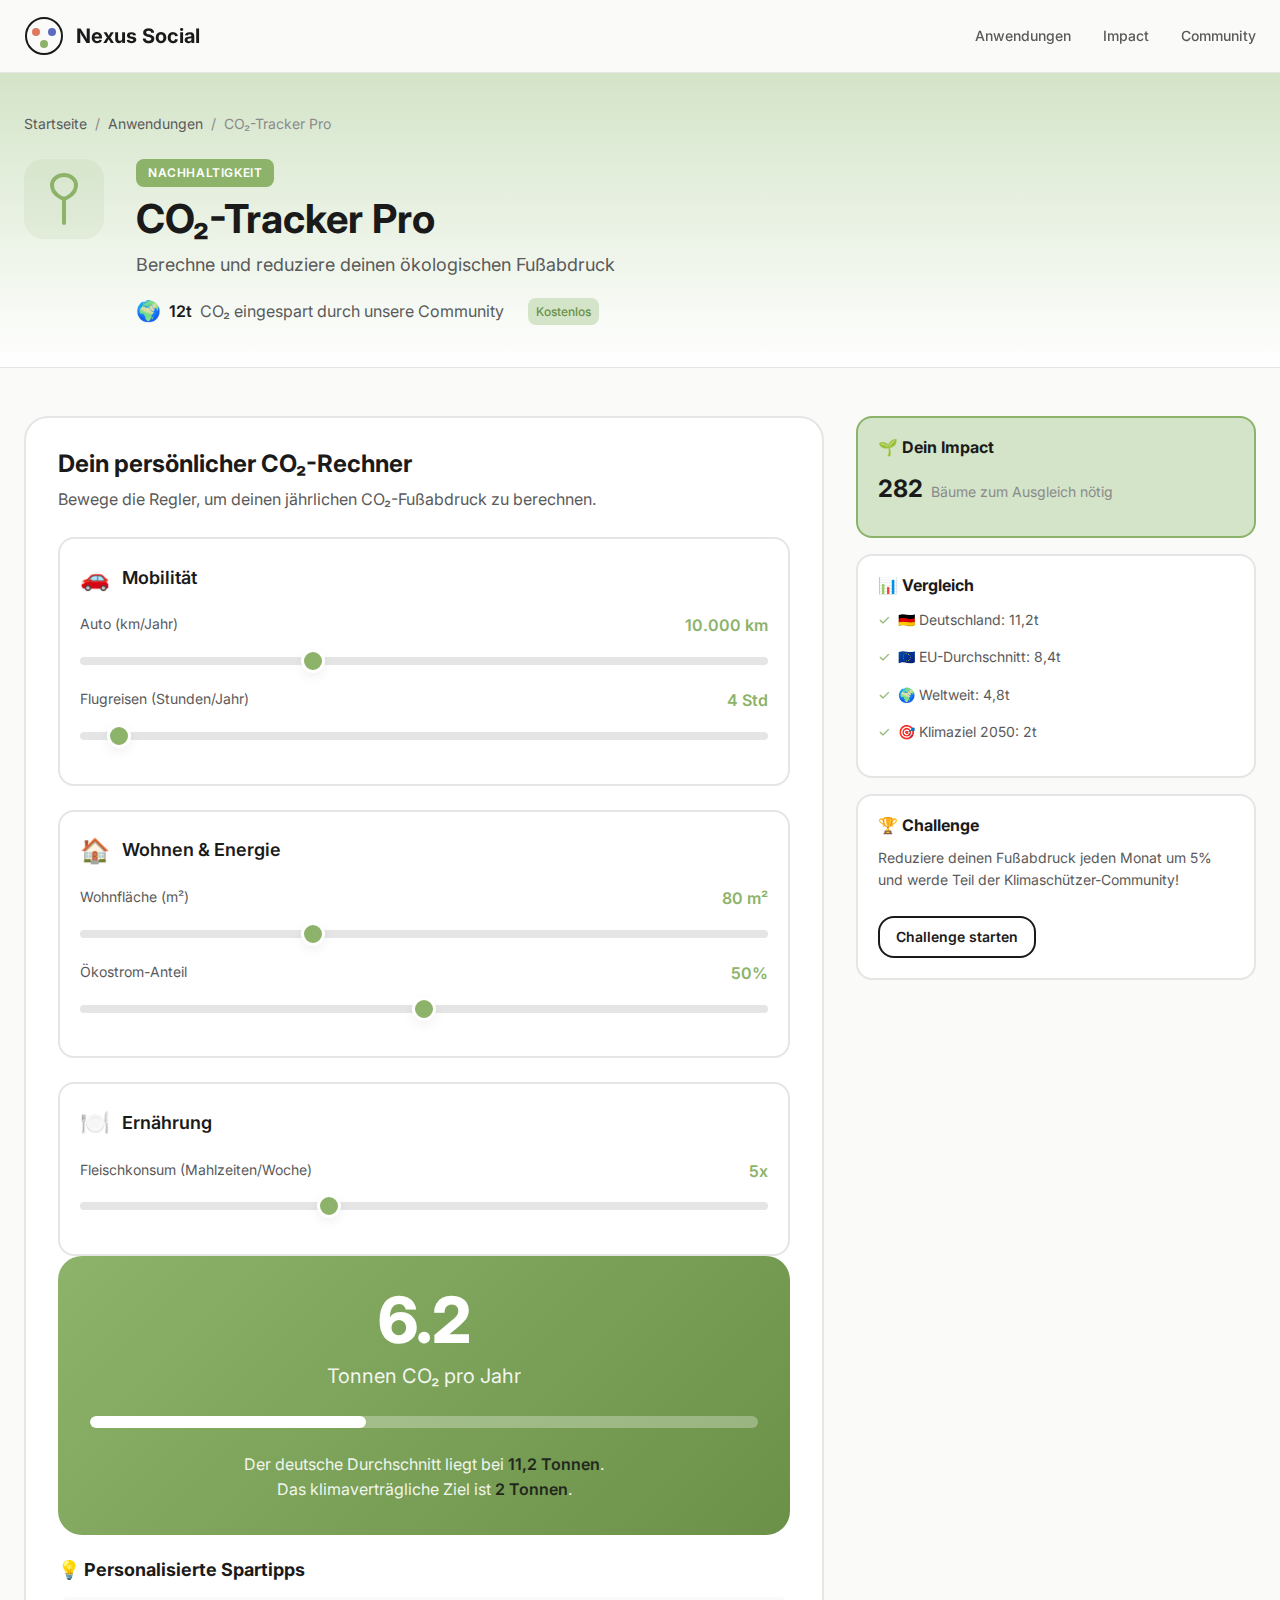
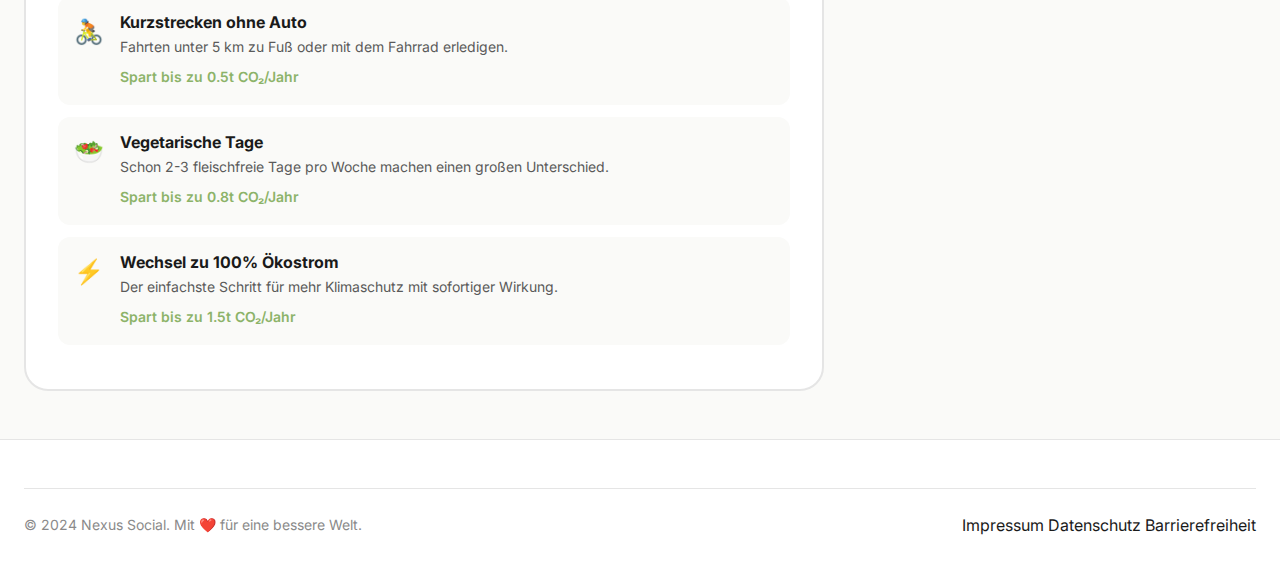
<file: apps/co2-tracker.html>
<!DOCTYPE html>
<html lang="de">

<head>
    <meta charset="UTF-8">
    <meta name="viewport" content="width=device-width, initial-scale=1.0">
    <meta name="description" content="CO₂-Tracker Pro - Berechne und reduziere deinen ökologischen Fußabdruck">
    <title>CO₂-Tracker Pro | Nexus Social</title>
    <link rel="preconnect" href="https://fonts.googleapis.com">
    <link rel="preconnect" href="https://fonts.gstatic.com" crossorigin>
    <link href="https://fonts.googleapis.com/css2?family=Inter:wght@400;500;600;700;800&display=swap" rel="stylesheet">
    <link rel="stylesheet" href="../styles/main.css">
    <link rel="stylesheet" href="../styles/app.css">
    <style>
        .co2-calculator {
            display: grid;
            gap: var(--space-6);
        }

        .calc-category {
            background: var(--color-surface);
            border: 2px solid var(--color-border);
            border-radius: var(--radius-lg);
            padding: var(--space-5);
        }

        .calc-category__header {
            display: flex;
            align-items: center;
            gap: var(--space-3);
            margin-bottom: var(--space-4);
        }

        .calc-category__icon {
            font-size: 1.5rem;
        }

        .calc-category__title {
            font-size: var(--font-size-lg);
            font-weight: var(--font-weight-semibold);
        }

        .calc-slider {
            width: 100%;
        }

        .slider-group {
            margin-bottom: var(--space-4);
        }

        .slider-header {
            display: flex;
            justify-content: space-between;
            margin-bottom: var(--space-2);
        }

        .slider-label {
            font-size: var(--font-size-sm);
            color: var(--color-text-secondary);
        }

        .slider-value {
            font-weight: var(--font-weight-semibold);
            color: var(--color-sustainability);
        }

        input[type="range"] {
            width: 100%;
            height: 8px;
            border-radius: 4px;
            background: var(--color-border);
            outline: none;
            -webkit-appearance: none;
        }

        input[type="range"]::-webkit-slider-thumb {
            -webkit-appearance: none;
            width: 24px;
            height: 24px;
            border-radius: 50%;
            background: var(--color-sustainability);
            cursor: pointer;
            border: 3px solid white;
            box-shadow: var(--shadow-md);
        }

        .co2-result {
            background: linear-gradient(135deg, var(--color-sustainability) 0%, var(--color-sustainability-dark) 100%);
            border-radius: var(--radius-xl);
            padding: var(--space-8);
            text-align: center;
            color: white;
        }

        .co2-result__value {
            font-size: 4rem;
            font-weight: var(--font-weight-extrabold);
            line-height: 1;
            margin-bottom: var(--space-2);
        }

        .co2-result__unit {
            font-size: var(--font-size-xl);
            opacity: 0.9;
            margin-bottom: var(--space-4);
        }

        .co2-result__comparison {
            font-size: var(--font-size-base);
            opacity: 0.9;
        }

        .co2-result__bar {
            height: 12px;
            background: rgba(255, 255, 255, 0.3);
            border-radius: 6px;
            margin: var(--space-6) 0;
            position: relative;
            overflow: hidden;
        }

        .co2-result__bar-fill {
            height: 100%;
            background: white;
            border-radius: 6px;
            transition: width 0.5s ease;
        }

        .co2-tips {
            margin-top: var(--space-6);
        }

        .co2-tips__title {
            font-size: var(--font-size-lg);
            margin-bottom: var(--space-4);
        }

        .tip-card {
            display: flex;
            gap: var(--space-4);
            padding: var(--space-4);
            background: var(--color-background);
            border-radius: var(--radius-md);
            margin-bottom: var(--space-3);
        }

        .tip-card__icon {
            font-size: 1.5rem;
            flex-shrink: 0;
        }

        .tip-card__content h4 {
            font-size: var(--font-size-base);
            margin-bottom: var(--space-1);
        }

        .tip-card__content p {
            font-size: var(--font-size-sm);
            color: var(--color-text-secondary);
        }

        .tip-card__saving {
            font-size: var(--font-size-sm);
            font-weight: var(--font-weight-semibold);
            color: var(--color-sustainability);
            margin-top: var(--space-2);
        }
    </style>
</head>

<body>
    <a href="#main-content" class="skip-link">Zum Hauptinhalt springen</a>

    <header class="header" role="banner">
        <div class="container header__inner">
            <a href="../index.html" class="logo" aria-label="Nexus Social - Startseite">
                <svg class="logo__icon" width="40" height="40" viewBox="0 0 40 40" fill="none" aria-hidden="true">
                    <circle cx="20" cy="20" r="18" stroke="currentColor" stroke-width="2" />
                    <circle cx="12" cy="16" r="4" fill="var(--color-health)" />
                    <circle cx="28" cy="16" r="4" fill="var(--color-education)" />
                    <circle cx="20" cy="28" r="4" fill="var(--color-sustainability)" />
                </svg>
                <span class="logo__text">Nexus Social</span>
            </a>
            <nav class="nav" role="navigation">
                <ul class="nav__list">
                    <li><a href="../index.html#apps" class="nav__link">Anwendungen</a></li>
                    <li><a href="../index.html#impact" class="nav__link">Impact</a></li>
                    <li><a href="../index.html#community" class="nav__link">Community</a></li>
                </ul>
            </nav>
        </div>
    </header>

    <main id="main-content">
        <section class="app-hero app-hero--sustainability">
            <div class="container">
                <div class="app-hero__breadcrumb">
                    <a href="../index.html">Startseite</a>
                    <span>/</span>
                    <a href="../index.html#apps">Anwendungen</a>
                    <span>/</span>
                    <span>CO₂-Tracker Pro</span>
                </div>

                <div class="app-hero__content">
                    <div class="app-hero__icon">
                        <svg width="80" height="80" viewBox="0 0 40 40" fill="none">
                            <rect width="40" height="40" rx="10" fill="currentColor" fill-opacity="0.1" />
                            <path
                                d="M20 32V20M20 20C20 20 14 18 14 13C14 10 17 8 20 8C23 8 26 10 26 13C26 18 20 20 20 20Z"
                                stroke="currentColor" stroke-width="2" stroke-linecap="round" />
                        </svg>
                    </div>
                    <div class="app-hero__info">
                        <span class="app-hero__category"
                            style="background: var(--color-sustainability);">Nachhaltigkeit</span>
                        <h1 class="app-hero__title">CO₂-Tracker Pro</h1>
                        <p class="app-hero__subtitle">Berechne und reduziere deinen ökologischen Fußabdruck</p>
                        <div class="app-hero__meta">
                            <div class="app-hero__impact">
                                <span class="impact-icon">🌍</span>
                                <strong>12t</strong> CO₂ eingespart durch unsere Community
                            </div>
                            <div class="app-hero__tags">
                                <span class="tag tag--free">Kostenlos</span>
                            </div>
                        </div>
                    </div>
                </div>
            </div>
        </section>

        <section class="app-tool">
            <div class="container">
                <div class="app-tool__grid">
                    <div class="app-tool__main">
                        <div class="tool-card">
                            <h2 class="tool-card__title">Dein persönlicher CO₂-Rechner</h2>
                            <p class="tool-card__description">
                                Bewege die Regler, um deinen jährlichen CO₂-Fußabdruck zu berechnen.
                            </p>

                            <div class="co2-calculator">
                                <!-- Mobilität -->
                                <div class="calc-category">
                                    <div class="calc-category__header">
                                        <span class="calc-category__icon">🚗</span>
                                        <span class="calc-category__title">Mobilität</span>
                                    </div>

                                    <div class="slider-group">
                                        <div class="slider-header">
                                            <span class="slider-label">Auto (km/Jahr)</span>
                                            <span class="slider-value" id="carValue">10.000 km</span>
                                        </div>
                                        <input type="range" id="carSlider" min="0" max="30000" value="10000"
                                            step="1000">
                                    </div>

                                    <div class="slider-group">
                                        <div class="slider-header">
                                            <span class="slider-label">Flugreisen (Stunden/Jahr)</span>
                                            <span class="slider-value" id="flightValue">4 Std</span>
                                        </div>
                                        <input type="range" id="flightSlider" min="0" max="100" value="4" step="1">
                                    </div>
                                </div>

                                <!-- Wohnen -->
                                <div class="calc-category">
                                    <div class="calc-category__header">
                                        <span class="calc-category__icon">🏠</span>
                                        <span class="calc-category__title">Wohnen & Energie</span>
                                    </div>

                                    <div class="slider-group">
                                        <div class="slider-header">
                                            <span class="slider-label">Wohnfläche (m²)</span>
                                            <span class="slider-value" id="homeValue">80 m²</span>
                                        </div>
                                        <input type="range" id="homeSlider" min="20" max="200" value="80" step="5">
                                    </div>

                                    <div class="slider-group">
                                        <div class="slider-header">
                                            <span class="slider-label">Ökostrom-Anteil</span>
                                            <span class="slider-value" id="ecoValue">50%</span>
                                        </div>
                                        <input type="range" id="ecoSlider" min="0" max="100" value="50" step="10">
                                    </div>
                                </div>

                                <!-- Ernährung -->
                                <div class="calc-category">
                                    <div class="calc-category__header">
                                        <span class="calc-category__icon">🍽️</span>
                                        <span class="calc-category__title">Ernährung</span>
                                    </div>

                                    <div class="slider-group">
                                        <div class="slider-header">
                                            <span class="slider-label">Fleischkonsum (Mahlzeiten/Woche)</span>
                                            <span class="slider-value" id="meatValue">5x</span>
                                        </div>
                                        <input type="range" id="meatSlider" min="0" max="14" value="5" step="1">
                                    </div>
                                </div>
                            </div>

                            <!-- Ergebnis -->
                            <div class="co2-result" id="co2Result">
                                <div class="co2-result__value" id="totalCo2">8.5</div>
                                <div class="co2-result__unit">Tonnen CO₂ pro Jahr</div>
                                <div class="co2-result__bar">
                                    <div class="co2-result__bar-fill" id="resultBar" style="width: 75%;"></div>
                                </div>
                                <div class="co2-result__comparison">
                                    Der deutsche Durchschnitt liegt bei <strong>11,2 Tonnen</strong>.<br>
                                    Das klimaverträgliche Ziel ist <strong>2 Tonnen</strong>.
                                </div>
                            </div>

                            <!-- Tipps -->
                            <div class="co2-tips">
                                <h3 class="co2-tips__title">💡 Personalisierte Spartipps</h3>

                                <div class="tip-card" id="tipCar" style="display: none;">
                                    <span class="tip-card__icon">🚴</span>
                                    <div class="tip-card__content">
                                        <h4>Kurzstrecken ohne Auto</h4>
                                        <p>Fahrten unter 5 km zu Fuß oder mit dem Fahrrad erledigen.</p>
                                        <div class="tip-card__saving">Spart bis zu 0.5t CO₂/Jahr</div>
                                    </div>
                                </div>

                                <div class="tip-card" id="tipFlight" style="display: none;">
                                    <span class="tip-card__icon">🚆</span>
                                    <div class="tip-card__content">
                                        <h4>Zug statt Flug</h4>
                                        <p>Innereuropäische Reisen mit der Bahn sind bis zu 90% klimafreundlicher.</p>
                                        <div class="tip-card__saving">Spart bis zu 2t CO₂/Jahr</div>
                                    </div>
                                </div>

                                <div class="tip-card" id="tipMeat">
                                    <span class="tip-card__icon">🥗</span>
                                    <div class="tip-card__content">
                                        <h4>Vegetarische Tage</h4>
                                        <p>Schon 2-3 fleischfreie Tage pro Woche machen einen großen Unterschied.</p>
                                        <div class="tip-card__saving">Spart bis zu 0.8t CO₂/Jahr</div>
                                    </div>
                                </div>

                                <div class="tip-card" id="tipEco" style="display: none;">
                                    <span class="tip-card__icon">⚡</span>
                                    <div class="tip-card__content">
                                        <h4>Wechsel zu 100% Ökostrom</h4>
                                        <p>Der einfachste Schritt für mehr Klimaschutz mit sofortiger Wirkung.</p>
                                        <div class="tip-card__saving">Spart bis zu 1.5t CO₂/Jahr</div>
                                    </div>
                                </div>
                            </div>
                        </div>
                    </div>

                    <aside class="app-tool__sidebar">
                        <div class="sidebar-card sidebar-card--highlight"
                            style="background: var(--color-sustainability-light); border-color: var(--color-sustainability);">
                            <h3 class="sidebar-card__title">🌱 Dein Impact</h3>
                            <div class="stat-item">
                                <span class="stat-value" id="savedTrees">0</span>
                                <span class="stat-label">Bäume zum Ausgleich nötig</span>
                            </div>
                        </div>

                        <div class="sidebar-card">
                            <h3 class="sidebar-card__title">📊 Vergleich</h3>
                            <ul class="sidebar-card__list">
                                <li>🇩🇪 Deutschland: 11,2t</li>
                                <li>🇪🇺 EU-Durchschnitt: 8,4t</li>
                                <li>🌍 Weltweit: 4,8t</li>
                                <li>🎯 Klimaziel 2050: 2t</li>
                            </ul>
                        </div>

                        <div class="sidebar-card">
                            <h3 class="sidebar-card__title">🏆 Challenge</h3>
                            <p>Reduziere deinen Fußabdruck jeden Monat um 5% und werde Teil der Klimaschützer-Community!
                            </p>
                            <a href="#" class="btn btn--outline btn--small"
                                style="margin-top: var(--space-3);">Challenge starten</a>
                        </div>
                    </aside>
                </div>
            </div>
        </section>
    </main>

    <footer class="footer" role="contentinfo">
        <div class="container">
            <div class="footer__bottom">
                <p class="footer__copyright">© 2024 Nexus Social. Mit ❤️ für eine bessere Welt.</p>
                <nav class="footer__legal-links">
                    <a href="../impressum.html">Impressum</a>
                    <a href="../datenschutz.html">Datenschutz</a>
                    <a href="../barrierefreiheit.html">Barrierefreiheit</a>
                </nav>
            </div>
        </div>
    </footer>

    <script>
        // CO2 Calculator Logic
        const sliders = {
            car: document.getElementById('carSlider'),
            flight: document.getElementById('flightSlider'),
            home: document.getElementById('homeSlider'),
            eco: document.getElementById('ecoSlider'),
            meat: document.getElementById('meatSlider')
        };

        const values = {
            car: document.getElementById('carValue'),
            flight: document.getElementById('flightValue'),
            home: document.getElementById('homeValue'),
            eco: document.getElementById('ecoValue'),
            meat: document.getElementById('meatValue')
        };

        function calculateCO2() {
            const carKm = parseInt(sliders.car.value);
            const flightHours = parseInt(sliders.flight.value);
            const homeSize = parseInt(sliders.home.value);
            const ecoPercent = parseInt(sliders.eco.value);
            const meatMeals = parseInt(sliders.meat.value);

            // Simple CO2 calculation (simplified model)
            const carCO2 = (carKm / 1000) * 0.21; // ~210g/km
            const flightCO2 = flightHours * 0.25; // ~250kg/hour
            const homeCO2 = (homeSize / 10) * 0.15 * (1 - ecoPercent / 100);
            const baseCO2 = 2; // Base lifestyle
            const meatCO2 = meatMeals * 0.1; // ~100kg/meal per year

            const total = carCO2 + flightCO2 + homeCO2 + baseCO2 + meatCO2;

            // Update display
            document.getElementById('totalCo2').textContent = total.toFixed(1);

            // Update bar (max 15t = 100%)
            const barWidth = Math.min((total / 15) * 100, 100);
            document.getElementById('resultBar').style.width = barWidth + '%';

            // Update trees needed (1 tree = ~22kg CO2/year)
            const trees = Math.ceil((total * 1000) / 22);
            document.getElementById('savedTrees').textContent = trees;

            // Show relevant tips
            document.getElementById('tipCar').style.display = carKm > 5000 ? 'flex' : 'none';
            document.getElementById('tipFlight').style.display = flightHours > 4 ? 'flex' : 'none';
            document.getElementById('tipMeat').style.display = meatMeals > 3 ? 'flex' : 'none';
            document.getElementById('tipEco').style.display = ecoPercent < 100 ? 'flex' : 'none';
        }

        // Update value displays
        sliders.car.addEventListener('input', function () {
            values.car.textContent = this.value.toLocaleString('de-DE') + ' km';
            calculateCO2();
        });

        sliders.flight.addEventListener('input', function () {
            values.flight.textContent = this.value + ' Std';
            calculateCO2();
        });

        sliders.home.addEventListener('input', function () {
            values.home.textContent = this.value + ' m²';
            calculateCO2();
        });

        sliders.eco.addEventListener('input', function () {
            values.eco.textContent = this.value + '%';
            calculateCO2();
        });

        sliders.meat.addEventListener('input', function () {
            values.meat.textContent = this.value + 'x';
            calculateCO2();
        });

        // Initial calculation
        calculateCO2();
    </script>
</body>

</html>
</file>
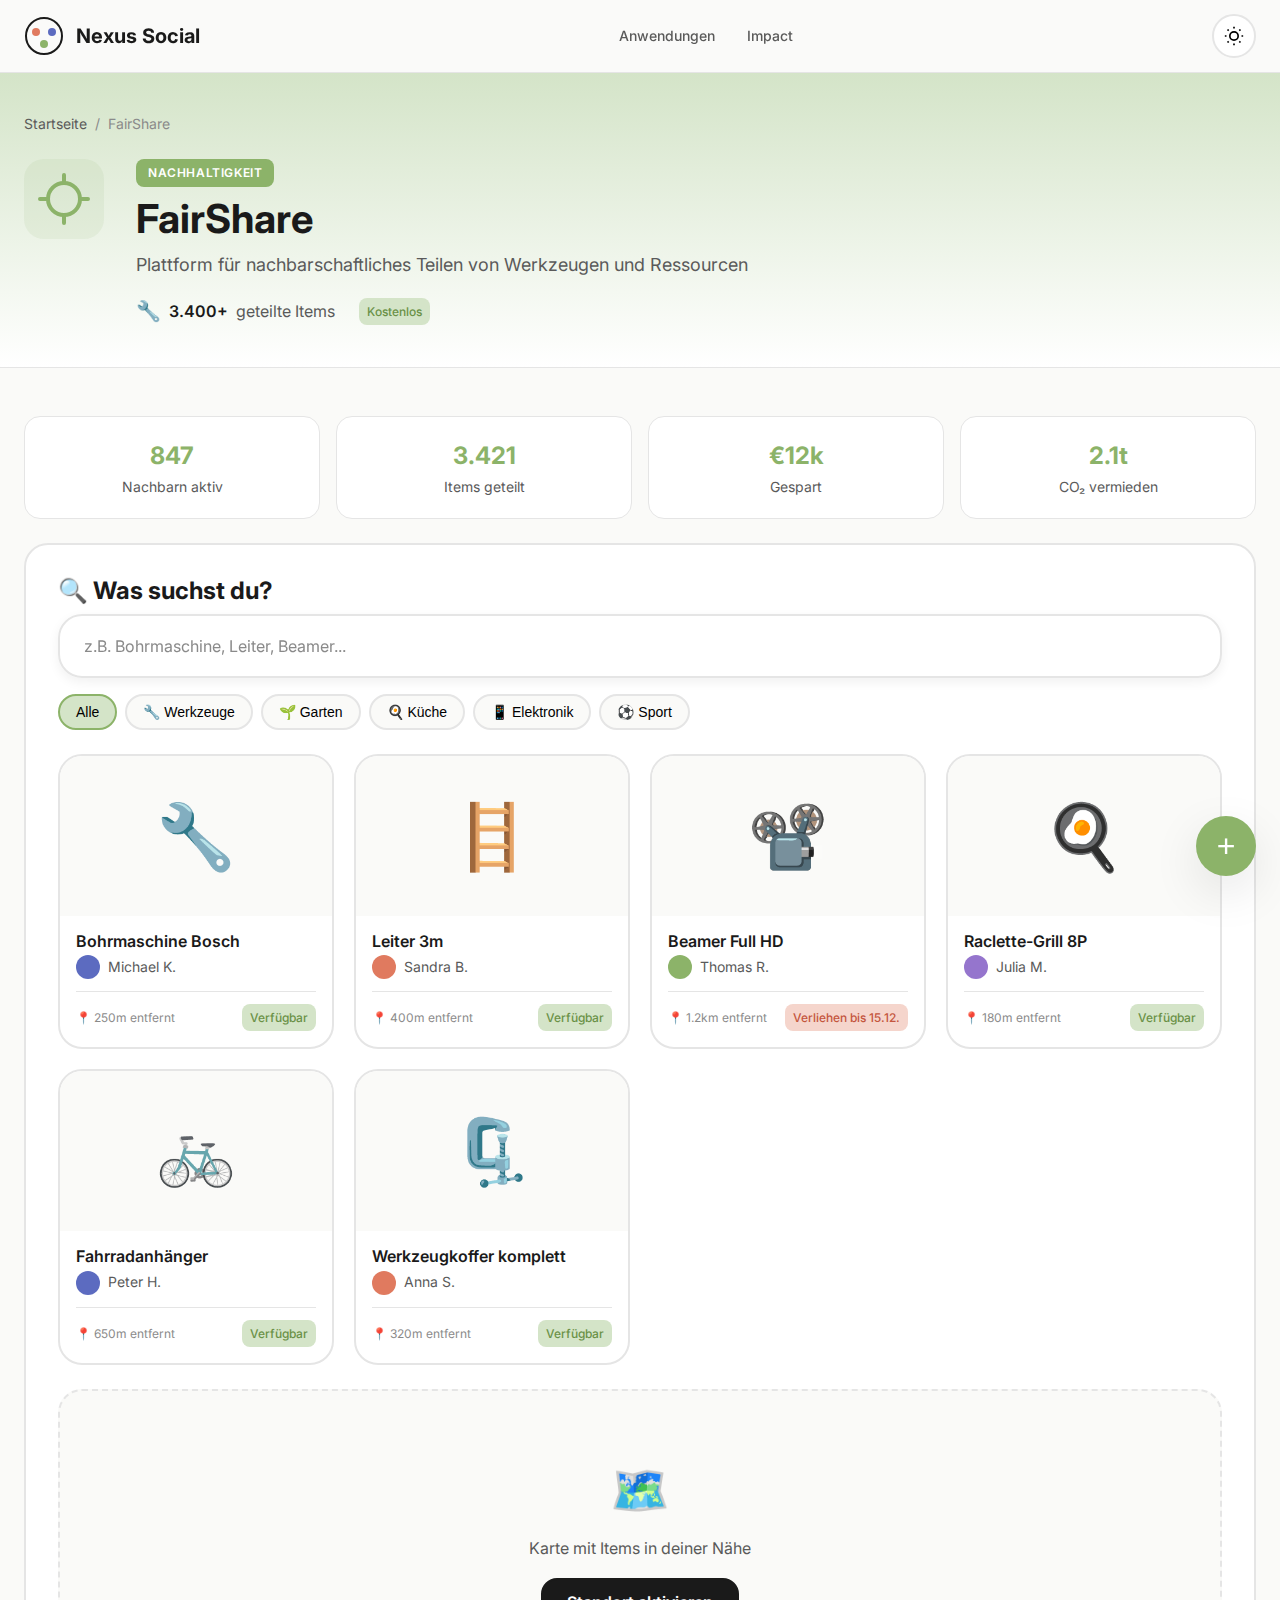
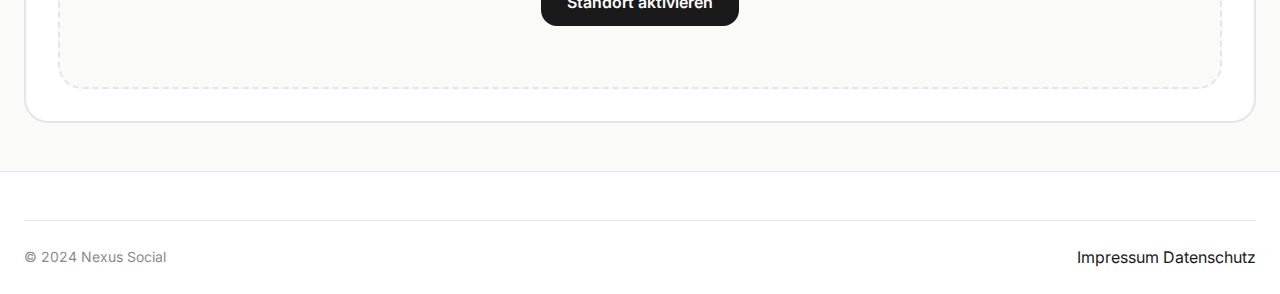
<file: apps/fairshare.html>
<!DOCTYPE html>
<html lang="de">

<head>
    <meta charset="UTF-8">
    <meta name="viewport" content="width=device-width, initial-scale=1.0">
    <meta name="description" content="FairShare - Plattform für nachbarschaftliches Teilen">
    <title>FairShare | Nexus Social</title>
    <link rel="preconnect" href="https://fonts.googleapis.com">
    <link rel="preconnect" href="https://fonts.gstatic.com" crossorigin>
    <link href="https://fonts.googleapis.com/css2?family=Inter:wght@400;500;600;700;800&display=swap" rel="stylesheet">
    <link rel="stylesheet" href="../styles/main.css">
    <link rel="stylesheet" href="../styles/enhanced.css">
    <link rel="stylesheet" href="../styles/app.css">
    <style>
        .items-grid {
            display: grid;
            grid-template-columns: repeat(auto-fill, minmax(240px, 1fr));
            gap: var(--space-5);
            margin-top: var(--space-6);
        }

        .item-card {
            background: var(--color-surface);
            border: 2px solid var(--color-border);
            border-radius: var(--radius-xl);
            overflow: hidden;
            transition: all var(--transition-fast);
            cursor: pointer;
        }

        .item-card:hover {
            border-color: var(--color-sustainability);
            transform: translateY(-4px);
            box-shadow: var(--shadow-lg);
        }

        .item-image {
            height: 160px;
            background: var(--color-background);
            display: flex;
            align-items: center;
            justify-content: center;
            font-size: 4rem;
        }

        .item-content {
            padding: var(--space-4);
        }

        .item-title {
            font-size: var(--font-size-base);
            font-weight: var(--font-weight-semibold);
            margin-bottom: var(--space-1);
        }

        .item-owner {
            font-size: var(--font-size-sm);
            color: var(--color-text-secondary);
            display: flex;
            align-items: center;
            gap: var(--space-2);
        }

        .item-owner img {
            width: 24px;
            height: 24px;
            border-radius: 50%;
            background: var(--color-border);
        }

        .item-meta {
            display: flex;
            justify-content: space-between;
            align-items: center;
            margin-top: var(--space-3);
            padding-top: var(--space-3);
            border-top: 1px solid var(--color-border);
        }

        .item-distance {
            font-size: var(--font-size-xs);
            color: var(--color-text-muted);
        }

        .item-status {
            font-size: var(--font-size-xs);
            padding: var(--space-1) var(--space-2);
            border-radius: var(--radius-sm);
            font-weight: var(--font-weight-medium);
        }

        .item-status--available {
            background: var(--color-sustainability-light);
            color: var(--color-sustainability-dark);
        }

        .item-status--borrowed {
            background: var(--color-health-light);
            color: var(--color-health-dark);
        }

        .filter-tabs {
            display: flex;
            gap: var(--space-2);
            flex-wrap: wrap;
            margin-bottom: var(--space-4);
        }

        .filter-tab {
            padding: var(--space-2) var(--space-4);
            background: var(--color-background);
            border: 2px solid var(--color-border);
            border-radius: var(--radius-full);
            font-size: var(--font-size-sm);
            cursor: pointer;
            transition: all var(--transition-fast);
        }

        .filter-tab:hover,
        .filter-tab.active {
            border-color: var(--color-sustainability);
            background: var(--color-sustainability-light);
        }

        .map-placeholder {
            height: 300px;
            background: var(--color-background);
            border-radius: var(--radius-xl);
            display: flex;
            flex-direction: column;
            align-items: center;
            justify-content: center;
            margin-top: var(--space-6);
            border: 2px dashed var(--color-border);
        }

        .add-item-btn {
            position: fixed;
            bottom: var(--space-6);
            right: var(--space-6);
            width: 60px;
            height: 60px;
            border-radius: 50%;
            background: var(--color-sustainability);
            color: white;
            border: none;
            font-size: 2rem;
            cursor: pointer;
            box-shadow: var(--shadow-xl);
            transition: all var(--transition-fast);
            z-index: 100;
        }

        .add-item-btn:hover {
            transform: scale(1.1);
        }

        .community-stats {
            display: grid;
            grid-template-columns: repeat(4, 1fr);
            gap: var(--space-4);
            margin-bottom: var(--space-6);
        }

        @media (max-width: 767px) {
            .community-stats {
                grid-template-columns: repeat(2, 1fr);
            }
        }

        .community-stat {
            text-align: center;
            padding: var(--space-5);
            background: var(--color-surface);
            border-radius: var(--radius-lg);
            border: 1px solid var(--color-border);
        }

        .community-stat__value {
            font-size: var(--font-size-2xl);
            font-weight: var(--font-weight-bold);
            color: var(--color-sustainability);
        }

        .community-stat__label {
            font-size: var(--font-size-sm);
            color: var(--color-text-secondary);
        }
    </style>
</head>

<body>
    <a href="#main-content" class="skip-link">Zum Hauptinhalt springen</a>

    <header class="header" role="banner">
        <div class="container header__inner">
            <a href="../index.html" class="logo">
                <svg class="logo__icon" width="40" height="40" viewBox="0 0 40 40" fill="none">
                    <circle cx="20" cy="20" r="18" stroke="currentColor" stroke-width="2" />
                    <circle cx="12" cy="16" r="4" fill="var(--color-health)" />
                    <circle cx="28" cy="16" r="4" fill="var(--color-education)" />
                    <circle cx="20" cy="28" r="4" fill="var(--color-sustainability)" />
                </svg>
                <span class="logo__text">Nexus Social</span>
            </a>
            <nav class="nav" role="navigation">
                <ul class="nav__list">
                    <li><a href="../index.html#apps" class="nav__link">Anwendungen</a></li>
                    <li><a href="../index.html#impact" class="nav__link">Impact</a></li>
                </ul>
            </nav>
        </div>
    </header>

    <main id="main-content">
        <section class="app-hero app-hero--sustainability">
            <div class="container">
                <div class="app-hero__breadcrumb">
                    <a href="../index.html">Startseite</a>
                    <span>/</span>
                    <span>FairShare</span>
                </div>

                <div class="app-hero__content">
                    <div class="app-hero__icon" style="color: var(--color-sustainability);">
                        <svg width="80" height="80" viewBox="0 0 40 40" fill="none">
                            <rect width="40" height="40" rx="10" fill="currentColor" fill-opacity="0.1" />
                            <circle cx="20" cy="20" r="8" stroke="currentColor" stroke-width="2" />
                            <path d="M20 12V8M20 32V28M28 20H32M8 20H12" stroke="currentColor" stroke-width="2"
                                stroke-linecap="round" />
                        </svg>
                    </div>
                    <div class="app-hero__info">
                        <span class="app-hero__category"
                            style="background: var(--color-sustainability);">Nachhaltigkeit</span>
                        <h1 class="app-hero__title">FairShare</h1>
                        <p class="app-hero__subtitle">Plattform für nachbarschaftliches Teilen von Werkzeugen und
                            Ressourcen</p>
                        <div class="app-hero__meta">
                            <div class="app-hero__impact">
                                <span class="impact-icon">🔧</span>
                                <strong>3.400+</strong> geteilte Items
                            </div>
                            <div class="app-hero__tags">
                                <span class="tag tag--free">Kostenlos</span>
                            </div>
                        </div>
                    </div>
                </div>
            </div>
        </section>

        <section class="app-tool">
            <div class="container">
                <div class="community-stats">
                    <div class="community-stat">
                        <div class="community-stat__value">847</div>
                        <div class="community-stat__label">Nachbarn aktiv</div>
                    </div>
                    <div class="community-stat">
                        <div class="community-stat__value">3.421</div>
                        <div class="community-stat__label">Items geteilt</div>
                    </div>
                    <div class="community-stat">
                        <div class="community-stat__value">€12k</div>
                        <div class="community-stat__label">Gespart</div>
                    </div>
                    <div class="community-stat">
                        <div class="community-stat__value">2.1t</div>
                        <div class="community-stat__label">CO₂ vermieden</div>
                    </div>
                </div>

                <div class="tool-card">
                    <h2 class="tool-card__title">🔍 Was suchst du?</h2>

                    <div class="search-bar" style="margin-bottom: var(--space-4);">
                        <input type="search" class="search-bar__input"
                            placeholder="z.B. Bohrmaschine, Leiter, Beamer..." id="itemSearch">
                    </div>

                    <div class="filter-tabs">
                        <button class="filter-tab active" onclick="filterItems('all', this)">Alle</button>
                        <button class="filter-tab" onclick="filterItems('werkzeug', this)">🔧 Werkzeuge</button>
                        <button class="filter-tab" onclick="filterItems('garten', this)">🌱 Garten</button>
                        <button class="filter-tab" onclick="filterItems('kueche', this)">🍳 Küche</button>
                        <button class="filter-tab" onclick="filterItems('elektronik', this)">📱 Elektronik</button>
                        <button class="filter-tab" onclick="filterItems('sport', this)">⚽ Sport</button>
                    </div>

                    <div class="items-grid" id="itemsGrid">
                        <div class="item-card" data-category="werkzeug">
                            <div class="item-image">🔧</div>
                            <div class="item-content">
                                <h3 class="item-title">Bohrmaschine Bosch</h3>
                                <div class="item-owner">
                                    <div
                                        style="width:24px;height:24px;background:var(--color-education);border-radius:50%;">
                                    </div>
                                    <span>Michael K.</span>
                                </div>
                                <div class="item-meta">
                                    <span class="item-distance">📍 250m entfernt</span>
                                    <span class="item-status item-status--available">Verfügbar</span>
                                </div>
                            </div>
                        </div>

                        <div class="item-card" data-category="garten">
                            <div class="item-image">🪜</div>
                            <div class="item-content">
                                <h3 class="item-title">Leiter 3m</h3>
                                <div class="item-owner">
                                    <div
                                        style="width:24px;height:24px;background:var(--color-health);border-radius:50%;">
                                    </div>
                                    <span>Sandra B.</span>
                                </div>
                                <div class="item-meta">
                                    <span class="item-distance">📍 400m entfernt</span>
                                    <span class="item-status item-status--available">Verfügbar</span>
                                </div>
                            </div>
                        </div>

                        <div class="item-card" data-category="elektronik">
                            <div class="item-image">📽️</div>
                            <div class="item-content">
                                <h3 class="item-title">Beamer Full HD</h3>
                                <div class="item-owner">
                                    <div
                                        style="width:24px;height:24px;background:var(--color-sustainability);border-radius:50%;">
                                    </div>
                                    <span>Thomas R.</span>
                                </div>
                                <div class="item-meta">
                                    <span class="item-distance">📍 1.2km entfernt</span>
                                    <span class="item-status item-status--borrowed">Verliehen bis 15.12.</span>
                                </div>
                            </div>
                        </div>

                        <div class="item-card" data-category="kueche">
                            <div class="item-image">🍳</div>
                            <div class="item-content">
                                <h3 class="item-title">Raclette-Grill 8P</h3>
                                <div class="item-owner">
                                    <div style="width:24px;height:24px;background:var(--color-work);border-radius:50%;">
                                    </div>
                                    <span>Julia M.</span>
                                </div>
                                <div class="item-meta">
                                    <span class="item-distance">📍 180m entfernt</span>
                                    <span class="item-status item-status--available">Verfügbar</span>
                                </div>
                            </div>
                        </div>

                        <div class="item-card" data-category="sport">
                            <div class="item-image">🚲</div>
                            <div class="item-content">
                                <h3 class="item-title">Fahrradanhänger</h3>
                                <div class="item-owner">
                                    <div
                                        style="width:24px;height:24px;background:var(--color-education);border-radius:50%;">
                                    </div>
                                    <span>Peter H.</span>
                                </div>
                                <div class="item-meta">
                                    <span class="item-distance">📍 650m entfernt</span>
                                    <span class="item-status item-status--available">Verfügbar</span>
                                </div>
                            </div>
                        </div>

                        <div class="item-card" data-category="werkzeug">
                            <div class="item-image">🗜️</div>
                            <div class="item-content">
                                <h3 class="item-title">Werkzeugkoffer komplett</h3>
                                <div class="item-owner">
                                    <div
                                        style="width:24px;height:24px;background:var(--color-health);border-radius:50%;">
                                    </div>
                                    <span>Anna S.</span>
                                </div>
                                <div class="item-meta">
                                    <span class="item-distance">📍 320m entfernt</span>
                                    <span class="item-status item-status--available">Verfügbar</span>
                                </div>
                            </div>
                        </div>
                    </div>

                    <div class="map-placeholder">
                        <span style="font-size: 3rem;">🗺️</span>
                        <p style="margin-top: var(--space-2); color: var(--color-text-secondary);">
                            Karte mit Items in deiner Nähe
                        </p>
                        <button class="btn btn--primary" style="margin-top: var(--space-4);">Standort
                            aktivieren</button>
                    </div>
                </div>
            </div>
        </section>
    </main>

    <button class="add-item-btn" title="Item hinzufügen" onclick="addItem()">+</button>

    <footer class="footer" role="contentinfo">
        <div class="container">
            <div class="footer__bottom">
                <p class="footer__copyright">© 2024 Nexus Social</p>
                <nav class="footer__legal-links">
                    <a href="../impressum.html">Impressum</a>
                    <a href="../datenschutz.html">Datenschutz</a>
                </nav>
            </div>
        </div>
    </footer>

    <script>
        function filterItems(category, btn) {
            document.querySelectorAll('.filter-tab').forEach(t => t.classList.remove('active'));
            btn.classList.add('active');

            document.querySelectorAll('.item-card').forEach(card => {
                if (category === 'all' || card.dataset.category === category) {
                    card.style.display = '';
                } else {
                    card.style.display = 'none';
                }
            });
        }

        function addItem() {
            alert('Item-Formular wird bald verfügbar sein! 🎉\n\nDu kannst dann eigene Werkzeuge und Ressourcen mit deinen Nachbarn teilen.');
        }

        document.querySelectorAll('.item-card').forEach(card => {
            card.addEventListener('click', () => {
                const title = card.querySelector('.item-title').textContent;
                alert(`📧 Anfrage für "${title}" wird gesendet...\n\nDer Besitzer wird benachrichtigt und meldet sich bei dir.`);
            });
        });
    </script>
    <script src="../scripts/main.js"></script>
</body>

</html>
</file>
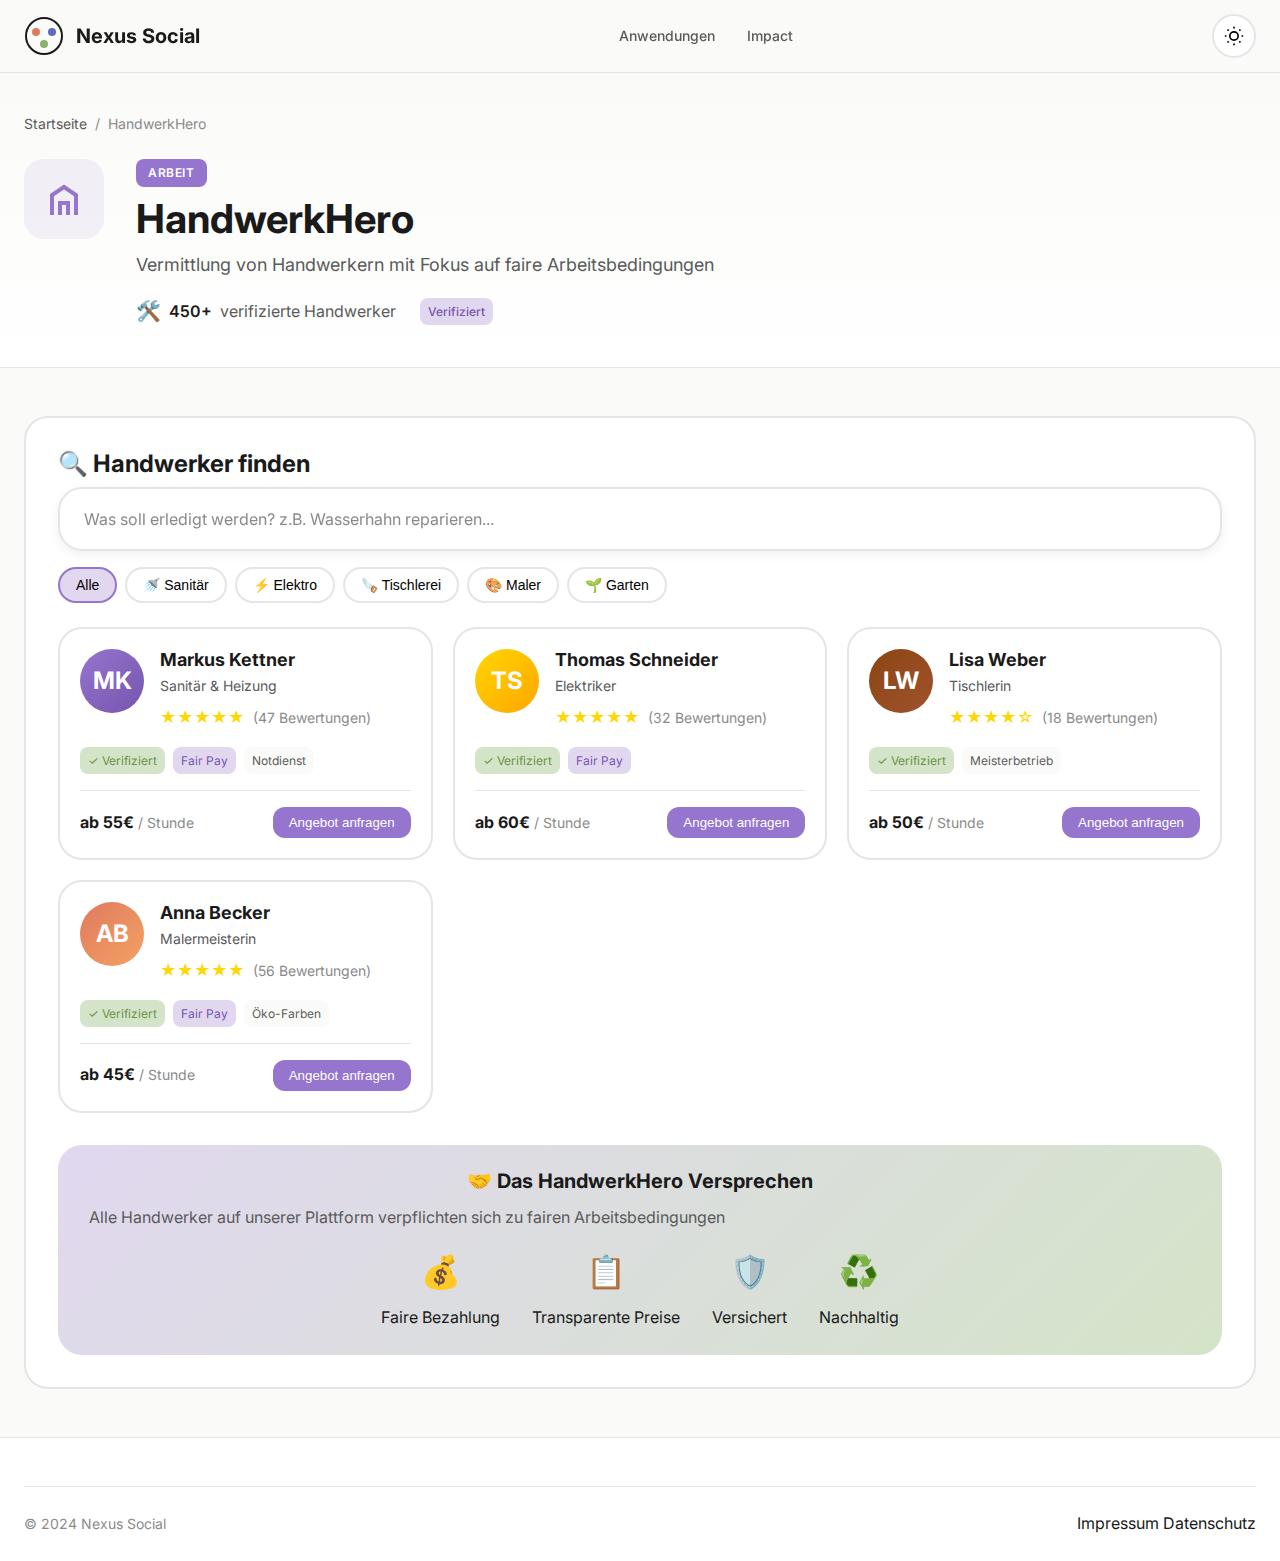
<file: apps/handwerkhero.html>
<!DOCTYPE html>
<html lang="de">

<head>
    <meta charset="UTF-8">
    <meta name="viewport" content="width=device-width, initial-scale=1.0">
    <meta name="description" content="HandwerkHero - Faire Handwerkervermittlung">
    <title>HandwerkHero | Nexus Social</title>
    <link rel="preconnect" href="https://fonts.googleapis.com">
    <link rel="preconnect" href="https://fonts.gstatic.com" crossorigin>
    <link href="https://fonts.googleapis.com/css2?family=Inter:wght@400;500;600;700;800&display=swap" rel="stylesheet">
    <link rel="stylesheet" href="../styles/main.css">
    <link rel="stylesheet" href="../styles/enhanced.css">
    <link rel="stylesheet" href="../styles/app.css">
    <style>
        .workers-grid {
            display: grid;
            grid-template-columns: repeat(auto-fill, minmax(280px, 1fr));
            gap: var(--space-5);
            margin-top: var(--space-6);
        }

        .worker-card {
            background: var(--color-surface);
            border: 2px solid var(--color-border);
            border-radius: var(--radius-xl);
            padding: var(--space-5);
            transition: all var(--transition-fast);
        }

        .worker-card:hover {
            border-color: var(--color-work);
            transform: translateY(-4px);
            box-shadow: var(--shadow-lg);
        }

        .worker-header {
            display: flex;
            gap: var(--space-4);
            margin-bottom: var(--space-4);
        }

        .worker-avatar {
            width: 64px;
            height: 64px;
            border-radius: 50%;
            background: linear-gradient(135deg, var(--color-work), var(--color-work-dark));
            display: flex;
            align-items: center;
            justify-content: center;
            font-size: 1.5rem;
            color: white;
            font-weight: bold;
        }

        .worker-info h3 {
            font-size: var(--font-size-lg);
            margin-bottom: var(--space-1);
        }

        .worker-profession {
            font-size: var(--font-size-sm);
            color: var(--color-text-secondary);
        }

        .worker-rating {
            display: flex;
            align-items: center;
            gap: var(--space-2);
            margin-top: var(--space-2);
        }

        .worker-rating__stars {
            color: #FFD700;
        }

        .worker-rating__count {
            font-size: var(--font-size-sm);
            color: var(--color-text-muted);
        }

        .worker-badges {
            display: flex;
            flex-wrap: wrap;
            gap: var(--space-2);
            margin-top: var(--space-3);
        }

        .worker-badge {
            font-size: var(--font-size-xs);
            padding: var(--space-1) var(--space-2);
            background: var(--color-background);
            border-radius: var(--radius-sm);
            color: var(--color-text-secondary);
        }

        .worker-badge--verified {
            background: var(--color-sustainability-light);
            color: var(--color-sustainability-dark);
        }

        .worker-badge--fair {
            background: var(--color-work-light);
            color: var(--color-work-dark);
        }

        .worker-footer {
            display: flex;
            justify-content: space-between;
            align-items: center;
            margin-top: var(--space-4);
            padding-top: var(--space-4);
            border-top: 1px solid var(--color-border);
        }

        .worker-price {
            font-weight: var(--font-weight-bold);
            color: var(--color-text-primary);
        }

        .worker-price span {
            font-size: var(--font-size-sm);
            font-weight: normal;
            color: var(--color-text-muted);
        }

        .request-quote-btn {
            padding: var(--space-2) var(--space-4);
            background: var(--color-work);
            color: white;
            border: none;
            border-radius: var(--radius-md);
            font-weight: var(--font-weight-medium);
            cursor: pointer;
            transition: all var(--transition-fast);
        }

        .request-quote-btn:hover {
            background: var(--color-work-dark);
        }

        .category-pills {
            display: flex;
            flex-wrap: wrap;
            gap: var(--space-2);
            margin-bottom: var(--space-6);
        }

        .category-pill {
            padding: var(--space-2) var(--space-4);
            background: var(--color-surface);
            border: 2px solid var(--color-border);
            border-radius: var(--radius-full);
            font-size: var(--font-size-sm);
            cursor: pointer;
            transition: all var(--transition-fast);
        }

        .category-pill:hover,
        .category-pill.active {
            border-color: var(--color-work);
            background: var(--color-work-light);
        }

        .fair-pledge {
            background: linear-gradient(135deg, var(--color-work-light), var(--color-sustainability-light));
            border-radius: var(--radius-xl);
            padding: var(--space-6);
            text-align: center;
            margin-top: var(--space-8);
        }

        .fair-pledge h3 {
            margin-bottom: var(--space-3);
        }

        .fair-pledge__features {
            display: flex;
            justify-content: center;
            gap: var(--space-8);
            margin-top: var(--space-4);
        }

        .fair-pledge__feature {
            text-align: center;
        }

        .fair-pledge__icon {
            font-size: 2rem;
            margin-bottom: var(--space-2);
        }
    </style>
</head>

<body>
    <a href="#main-content" class="skip-link">Zum Hauptinhalt springen</a>

    <header class="header" role="banner">
        <div class="container header__inner">
            <a href="../index.html" class="logo">
                <svg class="logo__icon" width="40" height="40" viewBox="0 0 40 40" fill="none">
                    <circle cx="20" cy="20" r="18" stroke="currentColor" stroke-width="2" />
                    <circle cx="12" cy="16" r="4" fill="var(--color-health)" />
                    <circle cx="28" cy="16" r="4" fill="var(--color-education)" />
                    <circle cx="20" cy="28" r="4" fill="var(--color-sustainability)" />
                </svg>
                <span class="logo__text">Nexus Social</span>
            </a>
            <nav class="nav" role="navigation">
                <ul class="nav__list">
                    <li><a href="../index.html#apps" class="nav__link">Anwendungen</a></li>
                    <li><a href="../index.html#impact" class="nav__link">Impact</a></li>
                </ul>
            </nav>
        </div>
    </header>

    <main id="main-content">
        <section class="app-hero" style="--color-accent: var(--color-work);">
            <div class="container">
                <div class="app-hero__breadcrumb">
                    <a href="../index.html">Startseite</a>
                    <span>/</span>
                    <span>HandwerkHero</span>
                </div>

                <div class="app-hero__content">
                    <div class="app-hero__icon" style="color: var(--color-work);">
                        <svg width="80" height="80" viewBox="0 0 40 40" fill="none">
                            <rect width="40" height="40" rx="10" fill="currentColor" fill-opacity="0.1" />
                            <path d="M14 28V18L20 14L26 18V28" stroke="currentColor" stroke-width="2" />
                            <path d="M18 28V22H22V28" stroke="currentColor" stroke-width="2" />
                        </svg>
                    </div>
                    <div class="app-hero__info">
                        <span class="app-hero__category" style="background: var(--color-work);">Arbeit</span>
                        <h1 class="app-hero__title">HandwerkHero</h1>
                        <p class="app-hero__subtitle">Vermittlung von Handwerkern mit Fokus auf faire Arbeitsbedingungen
                        </p>
                        <div class="app-hero__meta">
                            <div class="app-hero__impact">
                                <span class="impact-icon">🛠️</span>
                                <strong>450+</strong> verifizierte Handwerker
                            </div>
                            <div class="app-hero__tags">
                                <span class="tag tag--verified">Verifiziert</span>
                            </div>
                        </div>
                    </div>
                </div>
            </div>
        </section>

        <section class="app-tool">
            <div class="container">
                <div class="tool-card">
                    <h2 class="tool-card__title">🔍 Handwerker finden</h2>

                    <div class="search-bar" style="margin-bottom: var(--space-4);">
                        <input type="search" class="search-bar__input"
                            placeholder="Was soll erledigt werden? z.B. Wasserhahn reparieren..." id="jobSearch">
                    </div>

                    <div class="category-pills">
                        <button class="category-pill active" onclick="filterWorkers('all', this)">Alle</button>
                        <button class="category-pill" onclick="filterWorkers('sanitaer', this)">🚿 Sanitär</button>
                        <button class="category-pill" onclick="filterWorkers('elektro', this)">⚡ Elektro</button>
                        <button class="category-pill" onclick="filterWorkers('tischler', this)">🪚 Tischlerei</button>
                        <button class="category-pill" onclick="filterWorkers('maler', this)">🎨 Maler</button>
                        <button class="category-pill" onclick="filterWorkers('garten', this)">🌱 Garten</button>
                    </div>

                    <div class="workers-grid" id="workersGrid">
                        <div class="worker-card" data-category="sanitaer">
                            <div class="worker-header">
                                <div class="worker-avatar">MK</div>
                                <div class="worker-info">
                                    <h3>Markus Kettner</h3>
                                    <p class="worker-profession">Sanitär & Heizung</p>
                                    <div class="worker-rating">
                                        <span class="worker-rating__stars">★★★★★</span>
                                        <span class="worker-rating__count">(47 Bewertungen)</span>
                                    </div>
                                </div>
                            </div>
                            <div class="worker-badges">
                                <span class="worker-badge worker-badge--verified">✓ Verifiziert</span>
                                <span class="worker-badge worker-badge--fair">Fair Pay</span>
                                <span class="worker-badge">Notdienst</span>
                            </div>
                            <div class="worker-footer">
                                <div class="worker-price">ab 55€ <span>/ Stunde</span></div>
                                <button class="request-quote-btn" onclick="requestQuote('Markus Kettner')">Angebot
                                    anfragen</button>
                            </div>
                        </div>

                        <div class="worker-card" data-category="elektro">
                            <div class="worker-header">
                                <div class="worker-avatar"
                                    style="background: linear-gradient(135deg, #FFD700, #FFA500);">TS</div>
                                <div class="worker-info">
                                    <h3>Thomas Schneider</h3>
                                    <p class="worker-profession">Elektriker</p>
                                    <div class="worker-rating">
                                        <span class="worker-rating__stars">★★★★★</span>
                                        <span class="worker-rating__count">(32 Bewertungen)</span>
                                    </div>
                                </div>
                            </div>
                            <div class="worker-badges">
                                <span class="worker-badge worker-badge--verified">✓ Verifiziert</span>
                                <span class="worker-badge worker-badge--fair">Fair Pay</span>
                            </div>
                            <div class="worker-footer">
                                <div class="worker-price">ab 60€ <span>/ Stunde</span></div>
                                <button class="request-quote-btn" onclick="requestQuote('Thomas Schneider')">Angebot
                                    anfragen</button>
                            </div>
                        </div>

                        <div class="worker-card" data-category="tischler">
                            <div class="worker-header">
                                <div class="worker-avatar"
                                    style="background: linear-gradient(135deg, #8B4513, #A0522D);">LW</div>
                                <div class="worker-info">
                                    <h3>Lisa Weber</h3>
                                    <p class="worker-profession">Tischlerin</p>
                                    <div class="worker-rating">
                                        <span class="worker-rating__stars">★★★★☆</span>
                                        <span class="worker-rating__count">(18 Bewertungen)</span>
                                    </div>
                                </div>
                            </div>
                            <div class="worker-badges">
                                <span class="worker-badge worker-badge--verified">✓ Verifiziert</span>
                                <span class="worker-badge">Meisterbetrieb</span>
                            </div>
                            <div class="worker-footer">
                                <div class="worker-price">ab 50€ <span>/ Stunde</span></div>
                                <button class="request-quote-btn" onclick="requestQuote('Lisa Weber')">Angebot
                                    anfragen</button>
                            </div>
                        </div>

                        <div class="worker-card" data-category="maler">
                            <div class="worker-header">
                                <div class="worker-avatar"
                                    style="background: linear-gradient(135deg, #E07A5F, #F4A261);">AB</div>
                                <div class="worker-info">
                                    <h3>Anna Becker</h3>
                                    <p class="worker-profession">Malermeisterin</p>
                                    <div class="worker-rating">
                                        <span class="worker-rating__stars">★★★★★</span>
                                        <span class="worker-rating__count">(56 Bewertungen)</span>
                                    </div>
                                </div>
                            </div>
                            <div class="worker-badges">
                                <span class="worker-badge worker-badge--verified">✓ Verifiziert</span>
                                <span class="worker-badge worker-badge--fair">Fair Pay</span>
                                <span class="worker-badge">Öko-Farben</span>
                            </div>
                            <div class="worker-footer">
                                <div class="worker-price">ab 45€ <span>/ Stunde</span></div>
                                <button class="request-quote-btn" onclick="requestQuote('Anna Becker')">Angebot
                                    anfragen</button>
                            </div>
                        </div>
                    </div>

                    <div class="fair-pledge">
                        <h3>🤝 Das HandwerkHero Versprechen</h3>
                        <p>Alle Handwerker auf unserer Plattform verpflichten sich zu fairen Arbeitsbedingungen</p>
                        <div class="fair-pledge__features">
                            <div class="fair-pledge__feature">
                                <div class="fair-pledge__icon">💰</div>
                                <div>Faire Bezahlung</div>
                            </div>
                            <div class="fair-pledge__feature">
                                <div class="fair-pledge__icon">📋</div>
                                <div>Transparente Preise</div>
                            </div>
                            <div class="fair-pledge__feature">
                                <div class="fair-pledge__icon">🛡️</div>
                                <div>Versichert</div>
                            </div>
                            <div class="fair-pledge__feature">
                                <div class="fair-pledge__icon">♻️</div>
                                <div>Nachhaltig</div>
                            </div>
                        </div>
                    </div>
                </div>
            </div>
        </section>
    </main>

    <footer class="footer" role="contentinfo">
        <div class="container">
            <div class="footer__bottom">
                <p class="footer__copyright">© 2024 Nexus Social</p>
                <nav class="footer__legal-links">
                    <a href="../impressum.html">Impressum</a>
                    <a href="../datenschutz.html">Datenschutz</a>
                </nav>
            </div>
        </div>
    </footer>

    <script>
        function filterWorkers(category, btn) {
            document.querySelectorAll('.category-pill').forEach(p => p.classList.remove('active'));
            btn.classList.add('active');

            document.querySelectorAll('.worker-card').forEach(card => {
                if (category === 'all' || card.dataset.category === category) {
                    card.style.display = '';
                } else {
                    card.style.display = 'none';
                }
            });
        }

        function requestQuote(name) {
            alert(`📧 Angebotsanfrage an ${name} gesendet!\n\nDu erhältst in der Regel innerhalb von 24 Stunden eine Antwort.`);
        }
    </script>
    <script src="../scripts/main.js"></script>
</body>

</html>
</file>
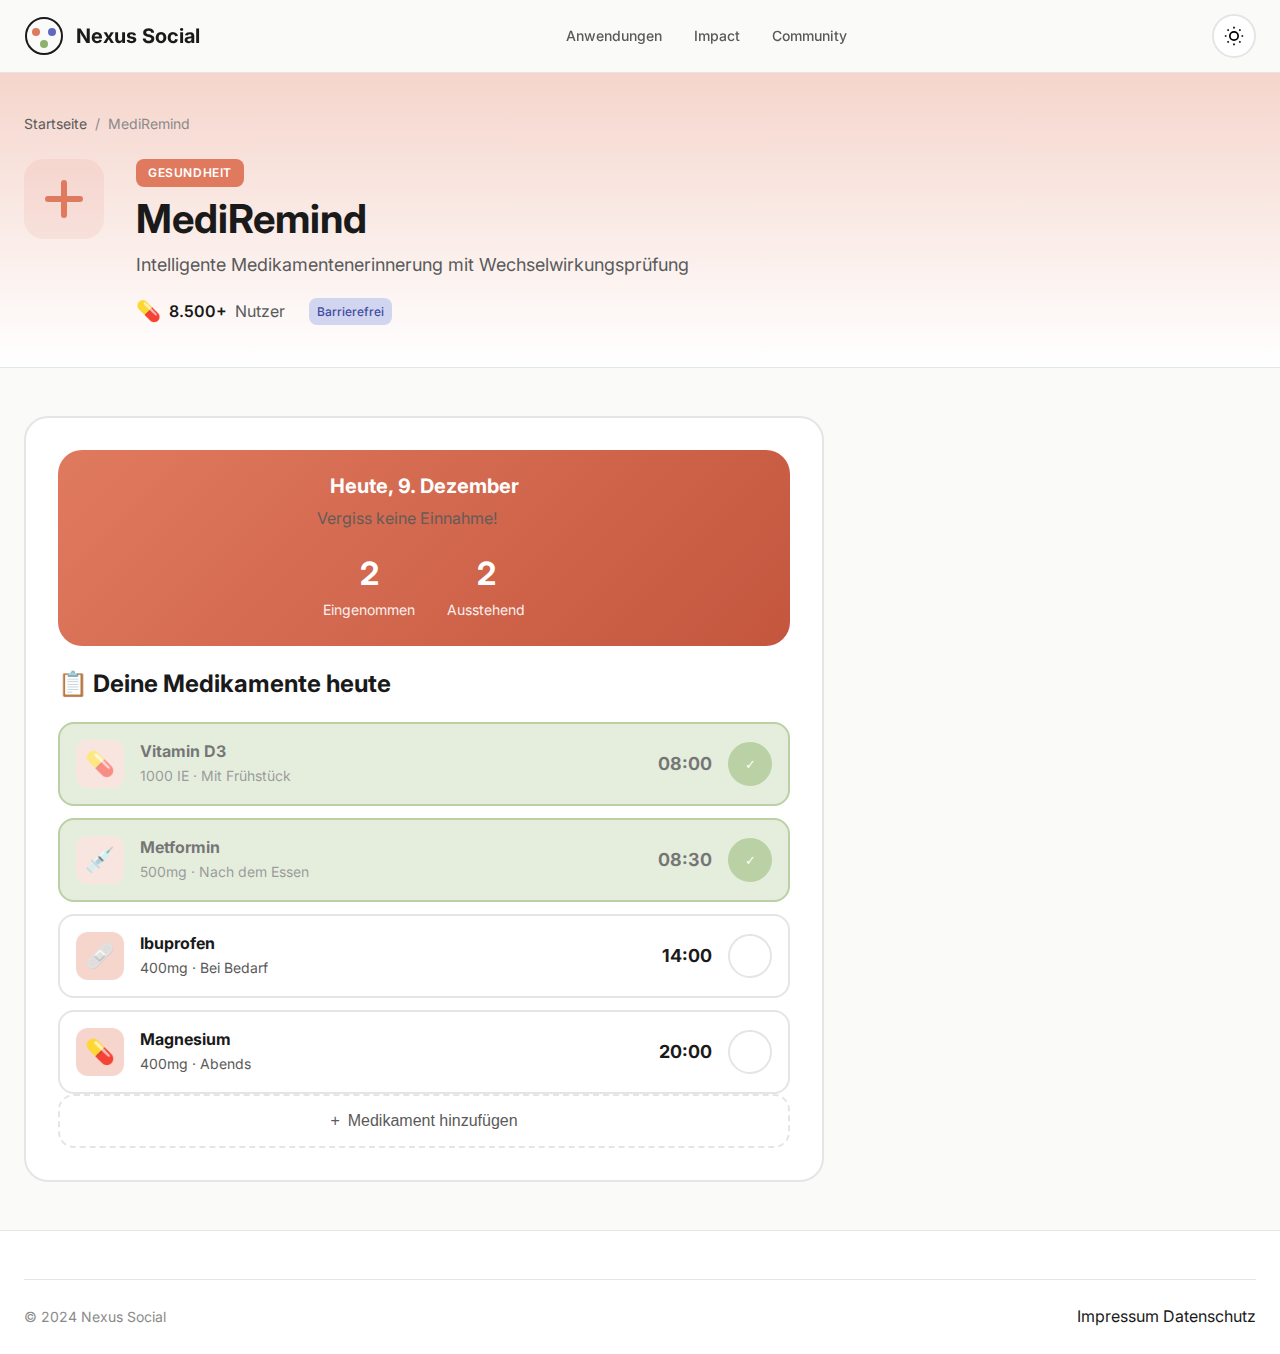
<file: apps/mediremind.html>
<!DOCTYPE html>
<html lang="de">

<head>
    <meta charset="UTF-8">
    <meta name="viewport" content="width=device-width, initial-scale=1.0">
    <meta name="description" content="MediRemind - Intelligente Medikamentenerinnerung">
    <title>MediRemind | Nexus Social</title>
    <link rel="preconnect" href="https://fonts.googleapis.com">
    <link rel="preconnect" href="https://fonts.gstatic.com" crossorigin>
    <link href="https://fonts.googleapis.com/css2?family=Inter:wght@400;500;600;700;800&display=swap" rel="stylesheet">
    <link rel="stylesheet" href="../styles/main.css">
    <link rel="stylesheet" href="../styles/enhanced.css">
    <link rel="stylesheet" href="../styles/app.css">
    <style>
        .medication-list {
            display: flex;
            flex-direction: column;
            gap: var(--space-3);
            margin-top: var(--space-6);
        }

        .medication-item {
            display: grid;
            grid-template-columns: auto 1fr auto auto;
            gap: var(--space-4);
            align-items: center;
            padding: var(--space-4);
            background: var(--color-surface);
            border: 2px solid var(--color-border);
            border-radius: var(--radius-lg);
            transition: all var(--transition-fast);
        }

        .medication-item:hover {
            border-color: var(--color-health);
        }

        .medication-item.taken {
            opacity: 0.6;
            background: var(--color-sustainability-light);
            border-color: var(--color-sustainability);
        }

        .med-icon {
            width: 48px;
            height: 48px;
            background: var(--color-health-light);
            border-radius: var(--radius-md);
            display: flex;
            align-items: center;
            justify-content: center;
            font-size: 1.5rem;
        }

        .med-info h4 {
            font-size: var(--font-size-base);
            margin-bottom: var(--space-1);
        }

        .med-info p {
            font-size: var(--font-size-sm);
            color: var(--color-text-secondary);
            margin: 0;
        }

        .med-time {
            font-size: var(--font-size-lg);
            font-weight: var(--font-weight-bold);
            color: var(--color-text-primary);
        }

        .med-check {
            width: 44px;
            height: 44px;
            border: 2px solid var(--color-border);
            border-radius: 50%;
            background: var(--color-surface);
            cursor: pointer;
            display: flex;
            align-items: center;
            justify-content: center;
            transition: all var(--transition-fast);
        }

        .med-check:hover {
            border-color: var(--color-sustainability);
            background: var(--color-sustainability-light);
        }

        .med-check.checked {
            background: var(--color-sustainability);
            border-color: var(--color-sustainability);
            color: white;
        }

        .add-medication {
            display: flex;
            align-items: center;
            justify-content: center;
            gap: var(--space-2);
            padding: var(--space-4);
            border: 2px dashed var(--color-border);
            border-radius: var(--radius-lg);
            background: transparent;
            cursor: pointer;
            color: var(--color-text-secondary);
            font-size: var(--font-size-base);
            transition: all var(--transition-fast);
            width: 100%;
        }

        .add-medication:hover {
            border-color: var(--color-education);
            color: var(--color-education);
        }

        .add-modal {
            display: none;
            position: fixed;
            inset: 0;
            background: rgba(0, 0, 0, 0.5);
            align-items: center;
            justify-content: center;
            z-index: 1000;
        }

        .add-modal.active {
            display: flex;
        }

        .add-modal__content {
            background: var(--color-surface);
            padding: var(--space-8);
            border-radius: var(--radius-xl);
            max-width: 500px;
            width: 90%;
        }

        .add-modal__content h3 {
            margin-bottom: var(--space-6);
        }

        .form-row {
            display: grid;
            grid-template-columns: 1fr 1fr;
            gap: var(--space-4);
        }

        .wechselwirkung-warning {
            background: #FFF3CD;
            border: 1px solid #FFCC00;
            border-radius: var(--radius-md);
            padding: var(--space-4);
            margin-top: var(--space-4);
            display: none;
        }

        .wechselwirkung-warning.show {
            display: block;
            animation: shake 0.5s ease;
        }

        @keyframes shake {

            0%,
            100% {
                transform: translateX(0);
            }

            25% {
                transform: translateX(-5px);
            }

            75% {
                transform: translateX(5px);
            }
        }

        .daily-summary {
            background: linear-gradient(135deg, var(--color-health), var(--color-health-dark));
            border-radius: var(--radius-xl);
            padding: var(--space-6);
            color: white;
            text-align: center;
            margin-bottom: var(--space-6);
        }

        .summary-stats {
            display: flex;
            justify-content: center;
            gap: var(--space-8);
            margin-top: var(--space-4);
        }

        .summary-stat {
            text-align: center;
        }

        .summary-stat__value {
            font-size: var(--font-size-3xl);
            font-weight: var(--font-weight-bold);
        }

        .summary-stat__label {
            font-size: var(--font-size-sm);
            opacity: 0.9;
        }
    </style>
</head>

<body>
    <a href="#main-content" class="skip-link">Zum Hauptinhalt springen</a>

    <header class="header" role="banner">
        <div class="container header__inner">
            <a href="../index.html" class="logo">
                <svg class="logo__icon" width="40" height="40" viewBox="0 0 40 40" fill="none">
                    <circle cx="20" cy="20" r="18" stroke="currentColor" stroke-width="2" />
                    <circle cx="12" cy="16" r="4" fill="var(--color-health)" />
                    <circle cx="28" cy="16" r="4" fill="var(--color-education)" />
                    <circle cx="20" cy="28" r="4" fill="var(--color-sustainability)" />
                </svg>
                <span class="logo__text">Nexus Social</span>
            </a>
            <nav class="nav" role="navigation">
                <ul class="nav__list">
                    <li><a href="../index.html#apps" class="nav__link">Anwendungen</a></li>
                    <li><a href="../index.html#impact" class="nav__link">Impact</a></li>
                    <li><a href="../index.html#community" class="nav__link">Community</a></li>
                </ul>
            </nav>
        </div>
    </header>

    <main id="main-content">
        <section class="app-hero app-hero--health">
            <div class="container">
                <div class="app-hero__breadcrumb">
                    <a href="../index.html">Startseite</a>
                    <span>/</span>
                    <span>MediRemind</span>
                </div>

                <div class="app-hero__content">
                    <div class="app-hero__icon">
                        <svg width="80" height="80" viewBox="0 0 40 40" fill="none">
                            <rect width="40" height="40" rx="10" fill="currentColor" fill-opacity="0.1" />
                            <path d="M20 12V28M12 20H28" stroke="currentColor" stroke-width="3"
                                stroke-linecap="round" />
                        </svg>
                    </div>
                    <div class="app-hero__info">
                        <span class="app-hero__category">Gesundheit</span>
                        <h1 class="app-hero__title">MediRemind</h1>
                        <p class="app-hero__subtitle">Intelligente Medikamentenerinnerung mit Wechselwirkungsprüfung</p>
                        <div class="app-hero__meta">
                            <div class="app-hero__impact">
                                <span class="impact-icon">💊</span>
                                <strong>8.500+</strong> Nutzer
                            </div>
                            <div class="app-hero__tags">
                                <span class="tag tag--accessible">Barrierefrei</span>
                            </div>
                        </div>
                    </div>
                </div>
            </div>
        </section>

        <section class="app-tool">
            <div class="container">
                <div class="app-tool__grid">
                    <div class="app-tool__main">
                        <div class="tool-card">
                            <div class="daily-summary">
                                <h3 style="color: white; margin: 0 0 var(--space-2);">Heute, 9. Dezember</h3>
                                <p style="opacity: 0.9; margin: 0;">Vergiss keine Einnahme!</p>
                                <div class="summary-stats">
                                    <div class="summary-stat">
                                        <div class="summary-stat__value" id="takenCount">2</div>
                                        <div class="summary-stat__label">Eingenommen</div>
                                    </div>
                                    <div class="summary-stat">
                                        <div class="summary-stat__value" id="pendingCount">2</div>
                                        <div class="summary-stat__label">Ausstehend</div>
                                    </div>
                                </div>
                            </div>

                            <h2 class="tool-card__title">📋 Deine Medikamente heute</h2>

                            <div class="medication-list" id="medicationList">
                                <div class="medication-item taken">
                                    <div class="med-icon">💊</div>
                                    <div class="med-info">
                                        <h4>Vitamin D3</h4>
                                        <p>1000 IE · Mit Frühstück</p>
                                    </div>
                                    <div class="med-time">08:00</div>
                                    <button class="med-check checked" onclick="toggleMed(this)">✓</button>
                                </div>

                                <div class="medication-item taken">
                                    <div class="med-icon">💉</div>
                                    <div class="med-info">
                                        <h4>Metformin</h4>
                                        <p>500mg · Nach dem Essen</p>
                                    </div>
                                    <div class="med-time">08:30</div>
                                    <button class="med-check checked" onclick="toggleMed(this)">✓</button>
                                </div>

                                <div class="medication-item">
                                    <div class="med-icon">🩹</div>
                                    <div class="med-info">
                                        <h4>Ibuprofen</h4>
                                        <p>400mg · Bei Bedarf</p>
                                    </div>
                                    <div class="med-time">14:00</div>
                                    <button class="med-check" onclick="toggleMed(this)"></button>
                                </div>

                                <div class="medication-item">
                                    <div class="med-icon">💊</div>
                                    <div class="med-info">
                                        <h4>Magnesium</h4>
                                        <p>400mg · Abends</p>
                                    </div>
                                    <div class="med-time">20:00</div>
                                    <button class="med-check" onclick="toggleMed(this)"></button>
                                </div>
                            </div>

                            <button class="add-medication" onclick="openAddModal()">
                                <span>+</span> Medikament hinzufügen
                            </button>

                            <div class="wechselwirkung-warning" id="warningBox">
                                <strong>⚠️ Mögliche Wechselwirkung!</strong>
                                <p style="margin: var(--space-2) 0 0; font-size: var(--font-size-sm);">
                                    Ibuprofen kann die Wirkung von Metformin beeinflussen. Bitte Rücksprache mit deinem
                                    Arzt halten.
                                </p>
                            </div>
                        </div>
                    </div>

                    <aside class="app-tool__sidebar">
                        <div class="sidebar-card sidebar-card--highlight"
                            style="background: var(--color-health-light); border-color: var(--color-health);">
                            <h3 class="sidebar-card__title">📊 Wochenstatistik</h3>
                            <div class="stat-item">
                                <span class="stat-value">92%</span>
                                <span class="stat-label">Einnahmetreue</span>
                            </div>
                        </div>

                        <div class="sidebar-card">
                            <h3 class="sidebar-card__title">⏰ Nächste Erinnerung</h3>
                            <p style="font-size: var(--font-size-2xl); font-weight: bold; margin: var(--space-2) 0;">
                                14:00</p>
                            <p style="font-size: var(--font-size-sm); color: var(--color-text-secondary);">Ibuprofen
                                400mg</p>
                        </div>

                        <div class="sidebar-card">
                            <h3 class="sidebar-card__title">💡 Tipps</h3>
                            <ul class="sidebar-card__list">
                                <li>Nimm Medikamente immer zur gleichen Zeit</li>
                                <li>Bewahre sie an einem festen Ort auf</li>
                                <li>Trinke ausreichend Wasser dazu</li>
                            </ul>
                        </div>
                    </aside>
                </div>
            </div>
        </section>
    </main>

    <!-- Add Medication Modal -->
    <div class="add-modal" id="addModal">
        <div class="add-modal__content">
            <h3>💊 Medikament hinzufügen</h3>
            <form id="addMedForm">
                <div class="form-group">
                    <label class="form-label">Medikament</label>
                    <input type="text" class="form-input" id="medName" placeholder="z.B. Aspirin" required>
                </div>
                <div class="form-row">
                    <div class="form-group">
                        <label class="form-label">Dosierung</label>
                        <input type="text" class="form-input" placeholder="z.B. 500mg">
                    </div>
                    <div class="form-group">
                        <label class="form-label">Uhrzeit</label>
                        <input type="time" class="form-input" value="08:00" required>
                    </div>
                </div>
                <div class="form-group">
                    <label class="form-label">Hinweise</label>
                    <input type="text" class="form-input" placeholder="z.B. Nach dem Essen">
                </div>
                <div class="form-actions" style="margin-top: var(--space-6);">
                    <button type="button" class="btn btn--secondary" onclick="closeAddModal()">Abbrechen</button>
                    <button type="submit" class="btn btn--primary">Hinzufügen</button>
                </div>
            </form>
        </div>
    </div>

    <footer class="footer" role="contentinfo">
        <div class="container">
            <div class="footer__bottom">
                <p class="footer__copyright">© 2024 Nexus Social</p>
                <nav class="footer__legal-links">
                    <a href="../impressum.html">Impressum</a>
                    <a href="../datenschutz.html">Datenschutz</a>
                </nav>
            </div>
        </div>
    </footer>

    <script>
        function toggleMed(btn) {
            const item = btn.closest('.medication-item');
            btn.classList.toggle('checked');
            item.classList.toggle('taken');
            btn.textContent = btn.classList.contains('checked') ? '✓' : '';
            updateCounts();

            // Show warning if specific combination
            checkInteractions();
        }

        function updateCounts() {
            const items = document.querySelectorAll('.medication-item');
            const taken = document.querySelectorAll('.medication-item.taken').length;
            const pending = items.length - taken;

            document.getElementById('takenCount').textContent = taken;
            document.getElementById('pendingCount').textContent = pending;
        }

        function checkInteractions() {
            // Simulated interaction check
            const warning = document.getElementById('warningBox');
            const hasIbuprofen = document.querySelector('.med-info h4')?.textContent.includes('Ibuprofen');
            const hasMetformin = document.querySelector('.medication-item:nth-child(2)');

            if (hasIbuprofen && hasMetformin) {
                warning.classList.add('show');
            }
        }

        function openAddModal() {
            document.getElementById('addModal').classList.add('active');
        }

        function closeAddModal() {
            document.getElementById('addModal').classList.remove('active');
        }

        document.getElementById('addMedForm').addEventListener('submit', function (e) {
            e.preventDefault();
            const name = document.getElementById('medName').value;

            const newItem = document.createElement('div');
            newItem.className = 'medication-item';
            newItem.innerHTML = `
                <div class="med-icon">💊</div>
                <div class="med-info">
                    <h4>${name}</h4>
                    <p>Neu hinzugefügt</p>
                </div>
                <div class="med-time">--:--</div>
                <button class="med-check" onclick="toggleMed(this)"></button>
            `;

            document.getElementById('medicationList').appendChild(newItem);
            closeAddModal();
            this.reset();
            updateCounts();
        });

        // Request notification permission
        if ('Notification' in window && Notification.permission === 'default') {
            Notification.requestPermission();
        }
    </script>
    <script src="../scripts/main.js"></script>
</body>

</html>
</file>
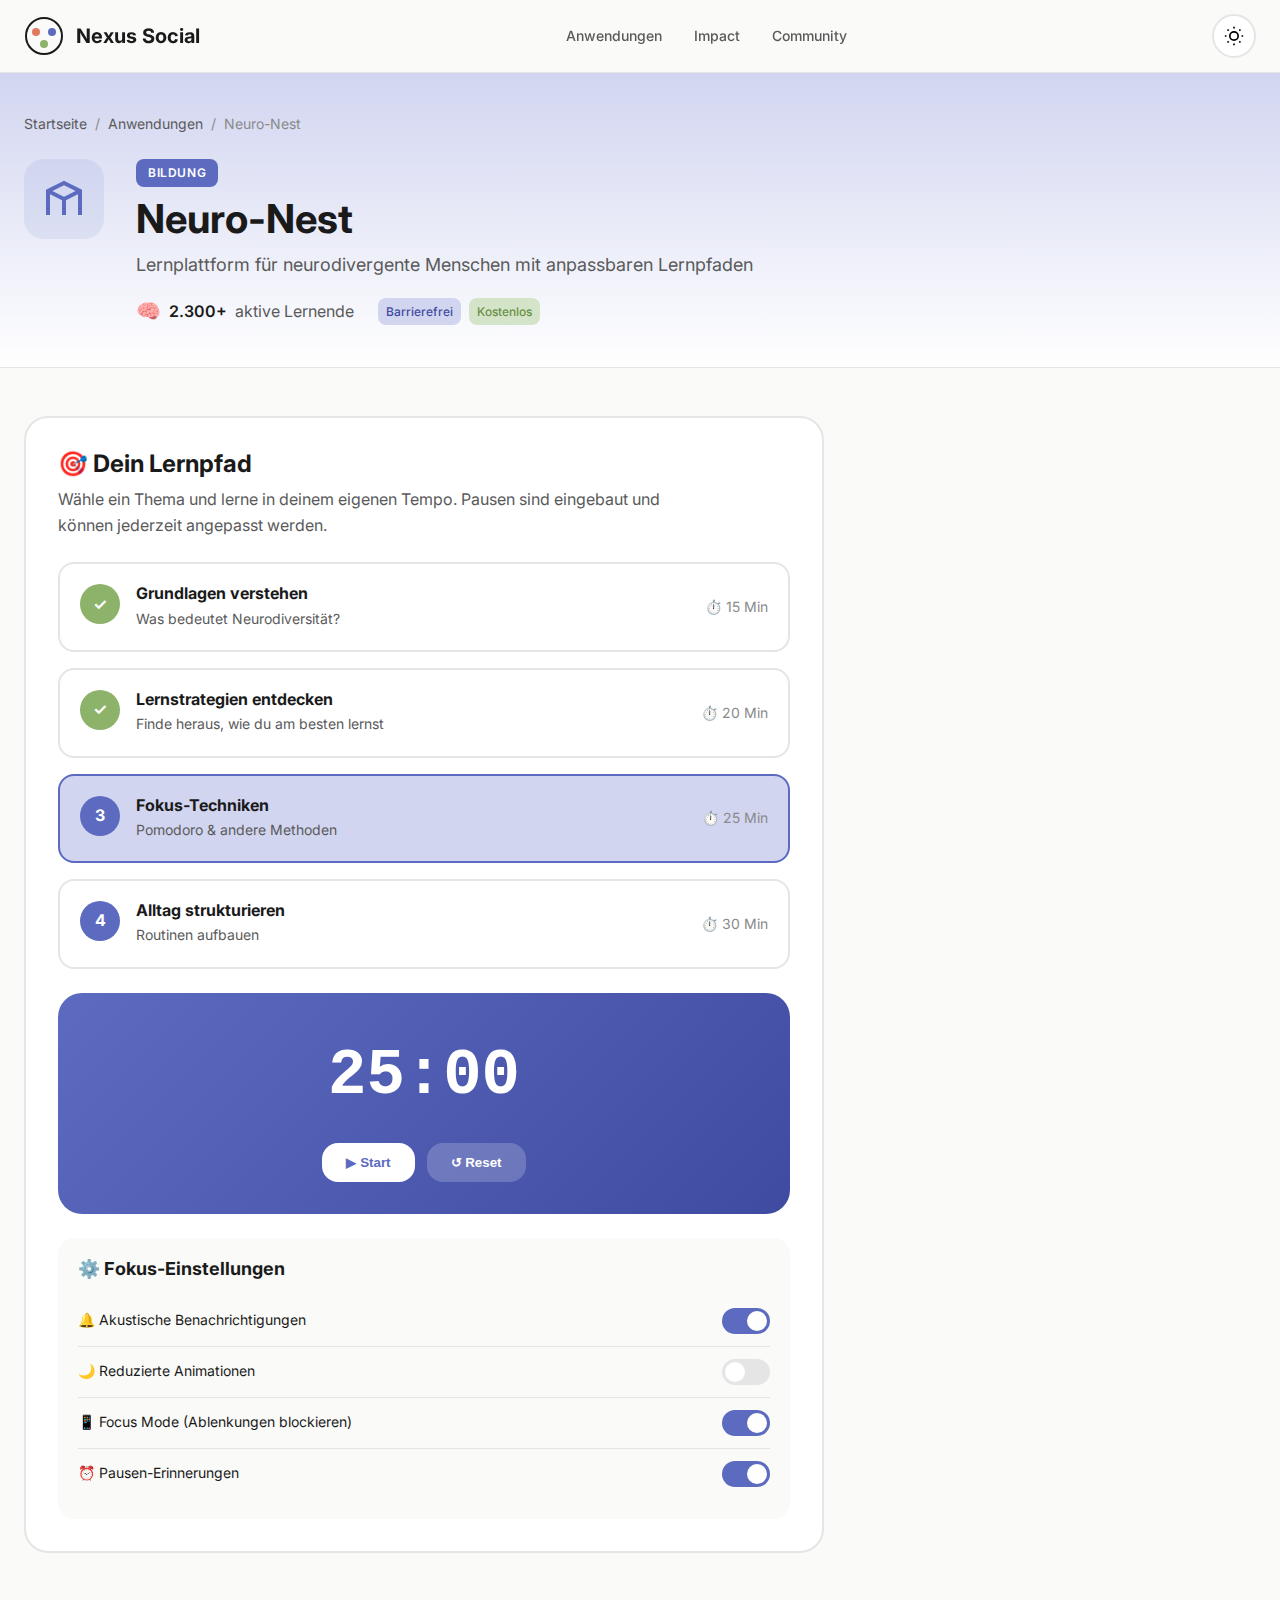
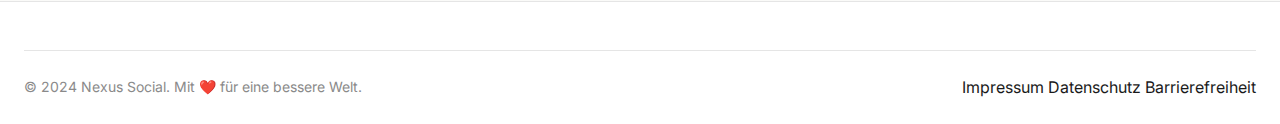
<file: apps/neuro-nest.html>
<!DOCTYPE html>
<html lang="de">

<head>
    <meta charset="UTF-8">
    <meta name="viewport" content="width=device-width, initial-scale=1.0">
    <meta name="description" content="Neuro-Nest - Lernplattform für neurodivergente Menschen">
    <title>Neuro-Nest | Nexus Social</title>
    <link rel="preconnect" href="https://fonts.googleapis.com">
    <link rel="preconnect" href="https://fonts.gstatic.com" crossorigin>
    <link href="https://fonts.googleapis.com/css2?family=Inter:wght@400;500;600;700;800&display=swap" rel="stylesheet">
    <link rel="stylesheet" href="../styles/main.css">
    <link rel="stylesheet" href="../styles/enhanced.css">
    <link rel="stylesheet" href="../styles/app.css">
    <style>
        .learning-path {
            display: grid;
            gap: var(--space-4);
            margin-top: var(--space-6);
        }

        .path-card {
            display: grid;
            grid-template-columns: auto 1fr auto;
            gap: var(--space-4);
            padding: var(--space-5);
            background: var(--color-surface);
            border: 2px solid var(--color-border);
            border-radius: var(--radius-lg);
            cursor: pointer;
            transition: all var(--transition-fast);
        }

        .path-card:hover {
            border-color: var(--color-education);
            transform: translateX(8px);
        }

        .path-card.active {
            border-color: var(--color-education);
            background: var(--color-education-light);
        }

        .path-number {
            width: 40px;
            height: 40px;
            background: var(--color-education);
            color: white;
            border-radius: 50%;
            display: flex;
            align-items: center;
            justify-content: center;
            font-weight: var(--font-weight-bold);
        }

        .path-card.completed .path-number {
            background: var(--color-sustainability);
        }

        .path-card.completed .path-number::after {
            content: '✓';
        }

        .path-card.completed .path-number span {
            display: none;
        }

        .path-info h4 {
            font-size: var(--font-size-base);
            margin-bottom: var(--space-1);
        }

        .path-info p {
            font-size: var(--font-size-sm);
            color: var(--color-text-secondary);
            margin: 0;
        }

        .path-duration {
            font-size: var(--font-size-sm);
            color: var(--color-text-muted);
            display: flex;
            align-items: center;
            gap: var(--space-1);
        }

        .focus-settings {
            background: var(--color-background);
            border-radius: var(--radius-lg);
            padding: var(--space-5);
            margin-top: var(--space-6);
        }

        .focus-settings h3 {
            font-size: var(--font-size-lg);
            margin-bottom: var(--space-4);
        }

        .setting-row {
            display: flex;
            justify-content: space-between;
            align-items: center;
            padding: var(--space-3) 0;
            border-bottom: 1px solid var(--color-border);
        }

        .setting-row:last-child {
            border-bottom: none;
        }

        .setting-label {
            font-size: var(--font-size-sm);
        }

        .toggle-switch {
            position: relative;
            width: 48px;
            height: 26px;
            background: var(--color-border);
            border-radius: 13px;
            cursor: pointer;
            transition: background var(--transition-fast);
        }

        .toggle-switch.active {
            background: var(--color-education);
        }

        .toggle-switch::after {
            content: '';
            position: absolute;
            top: 3px;
            left: 3px;
            width: 20px;
            height: 20px;
            background: white;
            border-radius: 50%;
            transition: transform var(--transition-fast);
        }

        .toggle-switch.active::after {
            transform: translateX(22px);
        }

        .pomodoro-timer {
            text-align: center;
            padding: var(--space-8);
            background: linear-gradient(135deg, var(--color-education), var(--color-education-dark));
            border-radius: var(--radius-xl);
            color: white;
            margin-top: var(--space-6);
        }

        .timer-display {
            font-size: 4rem;
            font-weight: var(--font-weight-extrabold);
            font-family: 'JetBrains Mono', monospace;
            margin-bottom: var(--space-4);
        }

        .timer-controls {
            display: flex;
            justify-content: center;
            gap: var(--space-3);
        }

        .timer-btn {
            padding: var(--space-3) var(--space-6);
            background: rgba(255, 255, 255, 0.2);
            border: none;
            border-radius: var(--radius-lg);
            color: white;
            font-weight: var(--font-weight-semibold);
            cursor: pointer;
            transition: background var(--transition-fast);
        }

        .timer-btn:hover {
            background: rgba(255, 255, 255, 0.3);
        }

        .timer-btn--primary {
            background: white;
            color: var(--color-education);
        }

        .timer-btn--primary:hover {
            background: rgba(255, 255, 255, 0.9);
        }

        .progress-ring {
            margin-bottom: var(--space-4);
        }
    </style>
</head>

<body>
    <a href="#main-content" class="skip-link">Zum Hauptinhalt springen</a>

    <header class="header" role="banner">
        <div class="container header__inner">
            <a href="../index.html" class="logo">
                <svg class="logo__icon" width="40" height="40" viewBox="0 0 40 40" fill="none">
                    <circle cx="20" cy="20" r="18" stroke="currentColor" stroke-width="2" />
                    <circle cx="12" cy="16" r="4" fill="var(--color-health)" />
                    <circle cx="28" cy="16" r="4" fill="var(--color-education)" />
                    <circle cx="20" cy="28" r="4" fill="var(--color-sustainability)" />
                </svg>
                <span class="logo__text">Nexus Social</span>
            </a>
            <nav class="nav" role="navigation">
                <ul class="nav__list">
                    <li><a href="../index.html#apps" class="nav__link">Anwendungen</a></li>
                    <li><a href="../index.html#impact" class="nav__link">Impact</a></li>
                    <li><a href="../index.html#community" class="nav__link">Community</a></li>
                </ul>
            </nav>
        </div>
    </header>

    <main id="main-content">
        <section class="app-hero app-hero--education">
            <div class="container">
                <div class="app-hero__breadcrumb">
                    <a href="../index.html">Startseite</a>
                    <span>/</span>
                    <a href="../index.html#apps">Anwendungen</a>
                    <span>/</span>
                    <span>Neuro-Nest</span>
                </div>

                <div class="app-hero__content">
                    <div class="app-hero__icon" style="color: var(--color-education);">
                        <svg width="80" height="80" viewBox="0 0 40 40" fill="none">
                            <rect width="40" height="40" rx="10" fill="currentColor" fill-opacity="0.1" />
                            <path d="M12 28V16L20 12L28 16V28" stroke="currentColor" stroke-width="2" />
                            <path d="M12 16L20 20L28 16" stroke="currentColor" stroke-width="2" />
                            <path d="M20 20V28" stroke="currentColor" stroke-width="2" />
                        </svg>
                    </div>
                    <div class="app-hero__info">
                        <span class="app-hero__category" style="background: var(--color-education);">Bildung</span>
                        <h1 class="app-hero__title">Neuro-Nest</h1>
                        <p class="app-hero__subtitle">Lernplattform für neurodivergente Menschen mit anpassbaren
                            Lernpfaden</p>
                        <div class="app-hero__meta">
                            <div class="app-hero__impact">
                                <span class="impact-icon">🧠</span>
                                <strong>2.300+</strong> aktive Lernende
                            </div>
                            <div class="app-hero__tags">
                                <span class="tag tag--accessible">Barrierefrei</span>
                                <span class="tag tag--free">Kostenlos</span>
                            </div>
                        </div>
                    </div>
                </div>
            </div>
        </section>

        <section class="app-tool">
            <div class="container">
                <div class="app-tool__grid">
                    <div class="app-tool__main">
                        <div class="tool-card">
                            <h2 class="tool-card__title">🎯 Dein Lernpfad</h2>
                            <p class="tool-card__description">
                                Wähle ein Thema und lerne in deinem eigenen Tempo. Pausen sind eingebaut und können
                                jederzeit angepasst werden.
                            </p>

                            <div class="learning-path">
                                <div class="path-card completed" onclick="selectPath(this)">
                                    <div class="path-number"><span>1</span></div>
                                    <div class="path-info">
                                        <h4>Grundlagen verstehen</h4>
                                        <p>Was bedeutet Neurodiversität?</p>
                                    </div>
                                    <div class="path-duration">⏱️ 15 Min</div>
                                </div>

                                <div class="path-card completed" onclick="selectPath(this)">
                                    <div class="path-number"><span>2</span></div>
                                    <div class="path-info">
                                        <h4>Lernstrategien entdecken</h4>
                                        <p>Finde heraus, wie du am besten lernst</p>
                                    </div>
                                    <div class="path-duration">⏱️ 20 Min</div>
                                </div>

                                <div class="path-card active" onclick="selectPath(this)">
                                    <div class="path-number"><span>3</span></div>
                                    <div class="path-info">
                                        <h4>Fokus-Techniken</h4>
                                        <p>Pomodoro & andere Methoden</p>
                                    </div>
                                    <div class="path-duration">⏱️ 25 Min</div>
                                </div>

                                <div class="path-card" onclick="selectPath(this)">
                                    <div class="path-number"><span>4</span></div>
                                    <div class="path-info">
                                        <h4>Alltag strukturieren</h4>
                                        <p>Routinen aufbauen</p>
                                    </div>
                                    <div class="path-duration">⏱️ 30 Min</div>
                                </div>
                            </div>

                            <!-- Pomodoro Timer -->
                            <div class="pomodoro-timer">
                                <div class="timer-display" id="timerDisplay">25:00</div>
                                <div class="timer-controls">
                                    <button class="timer-btn timer-btn--primary" id="startBtn" onclick="toggleTimer()">
                                        ▶ Start
                                    </button>
                                    <button class="timer-btn" onclick="resetTimer()">
                                        ↺ Reset
                                    </button>
                                </div>
                            </div>

                            <!-- Focus Settings -->
                            <div class="focus-settings">
                                <h3>⚙️ Fokus-Einstellungen</h3>

                                <div class="setting-row">
                                    <span class="setting-label">🔔 Akustische Benachrichtigungen</span>
                                    <div class="toggle-switch active" onclick="toggleSetting(this)"></div>
                                </div>

                                <div class="setting-row">
                                    <span class="setting-label">🌙 Reduzierte Animationen</span>
                                    <div class="toggle-switch" onclick="toggleSetting(this)"></div>
                                </div>

                                <div class="setting-row">
                                    <span class="setting-label">📱 Focus Mode (Ablenkungen blockieren)</span>
                                    <div class="toggle-switch active" onclick="toggleSetting(this)"></div>
                                </div>

                                <div class="setting-row">
                                    <span class="setting-label">⏰ Pausen-Erinnerungen</span>
                                    <div class="toggle-switch active" onclick="toggleSetting(this)"></div>
                                </div>
                            </div>
                        </div>
                    </div>

                    <aside class="app-tool__sidebar">
                        <div class="sidebar-card sidebar-card--highlight"
                            style="background: var(--color-education-light); border-color: var(--color-education);">
                            <h3 class="sidebar-card__title">📊 Dein Fortschritt</h3>
                            <div class="stat-item">
                                <span class="stat-value">67%</span>
                                <span class="stat-label">Kurs abgeschlossen</span>
                            </div>
                            <div class="stat-item">
                                <span class="stat-value">🔥 5</span>
                                <span class="stat-label">Tage Streak</span>
                            </div>
                        </div>

                        <div class="sidebar-card">
                            <h3 class="sidebar-card__title">🏆 Achievements</h3>
                            <div style="display: flex; gap: var(--space-2); flex-wrap: wrap;">
                                <span style="font-size: 2rem;" title="Erste Lektion">🌟</span>
                                <span style="font-size: 2rem;" title="3 Tage Streak">🔥</span>
                                <span style="font-size: 2rem; opacity: 0.3;" title="Nicht freigeschaltet">🎯</span>
                                <span style="font-size: 2rem; opacity: 0.3;" title="Nicht freigeschaltet">🧠</span>
                            </div>
                        </div>

                        <div class="sidebar-card">
                            <h3 class="sidebar-card__title">💡 Tipp des Tages</h3>
                            <p style="font-size: var(--font-size-sm); line-height: 1.6;">
                                "Mach alle 25 Minuten eine kurze Pause. Steh auf, streck dich, trink Wasser – dein
                                Gehirn wird es dir danken!"
                            </p>
                        </div>
                    </aside>
                </div>
            </div>
        </section>
    </main>

    <footer class="footer" role="contentinfo">
        <div class="container">
            <div class="footer__bottom">
                <p class="footer__copyright">© 2024 Nexus Social. Mit ❤️ für eine bessere Welt.</p>
                <nav class="footer__legal-links">
                    <a href="../impressum.html">Impressum</a>
                    <a href="../datenschutz.html">Datenschutz</a>
                    <a href="../barrierefreiheit.html">Barrierefreiheit</a>
                </nav>
            </div>
        </div>
    </footer>

    <script>
        let timerInterval;
        let timeLeft = 25 * 60; // 25 minutes in seconds
        let isRunning = false;

        function toggleTimer() {
            const btn = document.getElementById('startBtn');

            if (isRunning) {
                clearInterval(timerInterval);
                btn.innerHTML = '▶ Start';
                isRunning = false;
            } else {
                timerInterval = setInterval(updateTimer, 1000);
                btn.innerHTML = '⏸ Pause';
                isRunning = true;
            }
        }

        function updateTimer() {
            if (timeLeft <= 0) {
                clearInterval(timerInterval);
                document.getElementById('timerDisplay').textContent = '🎉 Pause!';
                document.getElementById('startBtn').innerHTML = '▶ Start';
                isRunning = false;
                // Play sound or show notification
                if (Notification.permission === 'granted') {
                    new Notification('Neuro-Nest', { body: 'Zeit für eine Pause! 🧘' });
                }
                return;
            }

            timeLeft--;
            const minutes = Math.floor(timeLeft / 60);
            const seconds = timeLeft % 60;
            document.getElementById('timerDisplay').textContent =
                `${minutes.toString().padStart(2, '0')}:${seconds.toString().padStart(2, '0')}`;
        }

        function resetTimer() {
            clearInterval(timerInterval);
            timeLeft = 25 * 60;
            document.getElementById('timerDisplay').textContent = '25:00';
            document.getElementById('startBtn').innerHTML = '▶ Start';
            isRunning = false;
        }

        function selectPath(element) {
            document.querySelectorAll('.path-card').forEach(card => {
                card.classList.remove('active');
            });
            element.classList.add('active');
        }

        function toggleSetting(element) {
            element.classList.toggle('active');
        }

        // Request notification permission
        if ('Notification' in window && Notification.permission === 'default') {
            Notification.requestPermission();
        }
    </script>
    <script src="../scripts/main.js"></script>
</body>

</html>
</file>
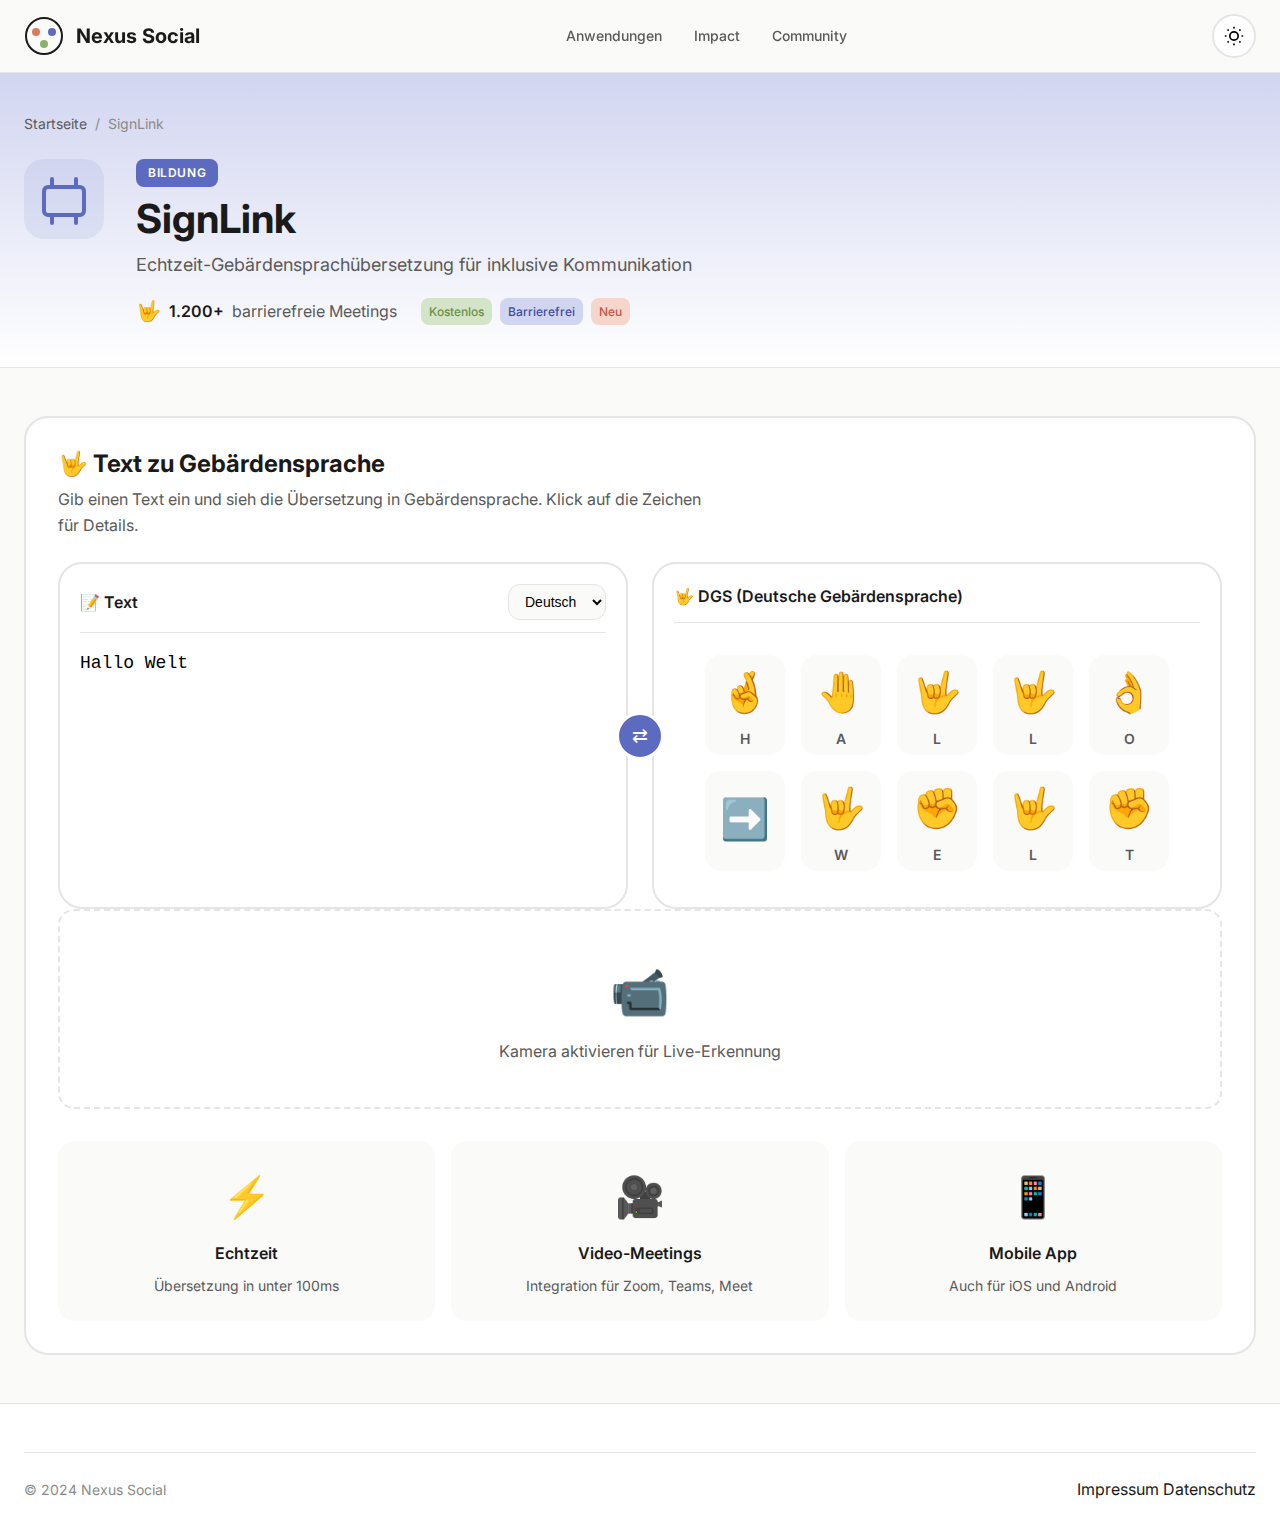
<file: apps/signlink.html>
<!DOCTYPE html>
<html lang="de">

<head>
    <meta charset="UTF-8">
    <meta name="viewport" content="width=device-width, initial-scale=1.0">
    <meta name="description" content="SignLink - Echtzeit-Gebärdensprachübersetzung">
    <title>SignLink | Nexus Social</title>
    <link rel="preconnect" href="https://fonts.googleapis.com">
    <link rel="preconnect" href="https://fonts.gstatic.com" crossorigin>
    <link href="https://fonts.googleapis.com/css2?family=Inter:wght@400;500;600;700;800&display=swap" rel="stylesheet">
    <link rel="stylesheet" href="../styles/main.css">
    <link rel="stylesheet" href="../styles/enhanced.css">
    <link rel="stylesheet" href="../styles/app.css">
    <style>
        .translation-area {
            display: grid;
            grid-template-columns: 1fr 1fr;
            gap: var(--space-6);
            margin-top: var(--space-6);
        }

        @media (max-width: 767px) {
            .translation-area {
                grid-template-columns: 1fr;
            }
        }

        .input-panel,
        .output-panel {
            background: var(--color-surface);
            border: 2px solid var(--color-border);
            border-radius: var(--radius-xl);
            padding: var(--space-5);
            min-height: 300px;
        }

        .panel-header {
            display: flex;
            justify-content: space-between;
            align-items: center;
            margin-bottom: var(--space-4);
            padding-bottom: var(--space-3);
            border-bottom: 1px solid var(--color-border);
        }

        .panel-title {
            font-weight: var(--font-weight-semibold);
            display: flex;
            align-items: center;
            gap: var(--space-2);
        }

        .language-select {
            padding: var(--space-2) var(--space-3);
            border: 1px solid var(--color-border);
            border-radius: var(--radius-md);
            background: var(--color-background);
            font-size: var(--font-size-sm);
        }

        .text-input {
            width: 100%;
            min-height: 200px;
            border: none;
            background: transparent;
            font-size: var(--font-size-lg);
            resize: none;
            outline: none;
            line-height: 1.6;
        }

        .sign-display {
            display: flex;
            flex-wrap: wrap;
            gap: var(--space-4);
            justify-content: center;
            padding: var(--space-4);
        }

        .sign-card {
            width: 80px;
            height: 100px;
            background: var(--color-background);
            border-radius: var(--radius-lg);
            display: flex;
            flex-direction: column;
            align-items: center;
            justify-content: center;
            animation: fadeInUp 0.3s ease;
            cursor: pointer;
            transition: transform var(--transition-fast);
        }

        .sign-card:hover {
            transform: scale(1.1);
        }

        .sign-card__emoji {
            font-size: 2.5rem;
            margin-bottom: var(--space-1);
        }

        .sign-card__letter {
            font-size: var(--font-size-sm);
            font-weight: var(--font-weight-semibold);
            color: var(--color-text-secondary);
        }

        @keyframes fadeInUp {
            from {
                opacity: 0;
                transform: translateY(10px);
            }

            to {
                opacity: 1;
                transform: translateY(0);
            }
        }

        .swap-btn {
            position: absolute;
            left: 50%;
            top: 50%;
            transform: translate(-50%, -50%);
            width: 48px;
            height: 48px;
            border-radius: 50%;
            background: var(--color-education);
            color: white;
            border: 3px solid var(--color-surface);
            cursor: pointer;
            display: flex;
            align-items: center;
            justify-content: center;
            font-size: 1.2rem;
            z-index: 10;
            transition: all var(--transition-fast);
        }

        .swap-btn:hover {
            transform: translate(-50%, -50%) scale(1.1);
        }

        .translation-wrapper {
            position: relative;
        }

        .feature-grid {
            display: grid;
            grid-template-columns: repeat(3, 1fr);
            gap: var(--space-4);
            margin-top: var(--space-8);
        }

        @media (max-width: 767px) {
            .feature-grid {
                grid-template-columns: 1fr;
            }
        }

        .feature-card {
            text-align: center;
            padding: var(--space-6);
            background: var(--color-background);
            border-radius: var(--radius-lg);
        }

        .feature-card__icon {
            font-size: 2.5rem;
            margin-bottom: var(--space-3);
        }

        .feature-card__title {
            font-weight: var(--font-weight-semibold);
            margin-bottom: var(--space-2);
        }

        .feature-card__desc {
            font-size: var(--font-size-sm);
            color: var(--color-text-secondary);
        }

        .camera-placeholder {
            display: flex;
            flex-direction: column;
            align-items: center;
            justify-content: center;
            height: 200px;
            border: 2px dashed var(--color-border);
            border-radius: var(--radius-lg);
            cursor: pointer;
            transition: all var(--transition-fast);
        }

        .camera-placeholder:hover {
            border-color: var(--color-education);
            background: var(--color-education-light);
        }
    </style>
</head>

<body>
    <a href="#main-content" class="skip-link">Zum Hauptinhalt springen</a>

    <header class="header" role="banner">
        <div class="container header__inner">
            <a href="../index.html" class="logo">
                <svg class="logo__icon" width="40" height="40" viewBox="0 0 40 40" fill="none">
                    <circle cx="20" cy="20" r="18" stroke="currentColor" stroke-width="2" />
                    <circle cx="12" cy="16" r="4" fill="var(--color-health)" />
                    <circle cx="28" cy="16" r="4" fill="var(--color-education)" />
                    <circle cx="20" cy="28" r="4" fill="var(--color-sustainability)" />
                </svg>
                <span class="logo__text">Nexus Social</span>
            </a>
            <nav class="nav" role="navigation">
                <ul class="nav__list">
                    <li><a href="../index.html#apps" class="nav__link">Anwendungen</a></li>
                    <li><a href="../index.html#impact" class="nav__link">Impact</a></li>
                    <li><a href="../index.html#community" class="nav__link">Community</a></li>
                </ul>
            </nav>
        </div>
    </header>

    <main id="main-content">
        <section class="app-hero app-hero--education">
            <div class="container">
                <div class="app-hero__breadcrumb">
                    <a href="../index.html">Startseite</a>
                    <span>/</span>
                    <span>SignLink</span>
                </div>

                <div class="app-hero__content">
                    <div class="app-hero__icon" style="color: var(--color-education);">
                        <svg width="80" height="80" viewBox="0 0 40 40" fill="none">
                            <rect width="40" height="40" rx="10" fill="currentColor" fill-opacity="0.1" />
                            <rect x="10" y="14" width="20" height="14" rx="2" stroke="currentColor" stroke-width="2" />
                            <path d="M14 10V14M26 10V14M14 32V28M26 32V28" stroke="currentColor" stroke-width="2"
                                stroke-linecap="round" />
                        </svg>
                    </div>
                    <div class="app-hero__info">
                        <span class="app-hero__category" style="background: var(--color-education);">Bildung</span>
                        <h1 class="app-hero__title">SignLink</h1>
                        <p class="app-hero__subtitle">Echtzeit-Gebärdensprachübersetzung für inklusive Kommunikation</p>
                        <div class="app-hero__meta">
                            <div class="app-hero__impact">
                                <span class="impact-icon">🤟</span>
                                <strong>1.200+</strong> barrierefreie Meetings
                            </div>
                            <div class="app-hero__tags">
                                <span class="tag tag--free">Kostenlos</span>
                                <span class="tag tag--accessible">Barrierefrei</span>
                                <span class="tag tag--new">Neu</span>
                            </div>
                        </div>
                    </div>
                </div>
            </div>
        </section>

        <section class="app-tool">
            <div class="container">
                <div class="tool-card">
                    <h2 class="tool-card__title">🤟 Text zu Gebärdensprache</h2>
                    <p class="tool-card__description">
                        Gib einen Text ein und sieh die Übersetzung in Gebärdensprache. Klick auf die Zeichen für
                        Details.
                    </p>

                    <div class="translation-wrapper">
                        <div class="translation-area">
                            <div class="input-panel">
                                <div class="panel-header">
                                    <span class="panel-title">📝 Text</span>
                                    <select class="language-select">
                                        <option>Deutsch</option>
                                        <option>English</option>
                                    </select>
                                </div>
                                <textarea class="text-input" id="textInput" placeholder="Schreibe hier deinen Text..."
                                    oninput="translateToSign()">Hallo Welt</textarea>
                            </div>

                            <div class="output-panel">
                                <div class="panel-header">
                                    <span class="panel-title">🤟 DGS (Deutsche Gebärdensprache)</span>
                                </div>
                                <div class="sign-display" id="signOutput">
                                    <!-- Signs will be displayed here -->
                                </div>
                            </div>
                        </div>
                        <button class="swap-btn" title="Richtung wechseln">⇄</button>
                    </div>

                    <div class="camera-placeholder" onclick="startCamera()">
                        <span style="font-size: 3rem;">📹</span>
                        <p style="margin-top: var(--space-2); color: var(--color-text-secondary);">
                            Kamera aktivieren für Live-Erkennung
                        </p>
                    </div>

                    <div class="feature-grid">
                        <div class="feature-card">
                            <div class="feature-card__icon">⚡</div>
                            <div class="feature-card__title">Echtzeit</div>
                            <div class="feature-card__desc">Übersetzung in unter 100ms</div>
                        </div>
                        <div class="feature-card">
                            <div class="feature-card__icon">🎥</div>
                            <div class="feature-card__title">Video-Meetings</div>
                            <div class="feature-card__desc">Integration für Zoom, Teams, Meet</div>
                        </div>
                        <div class="feature-card">
                            <div class="feature-card__icon">📱</div>
                            <div class="feature-card__title">Mobile App</div>
                            <div class="feature-card__desc">Auch für iOS und Android</div>
                        </div>
                    </div>
                </div>
            </div>
        </section>
    </main>

    <footer class="footer" role="contentinfo">
        <div class="container">
            <div class="footer__bottom">
                <p class="footer__copyright">© 2024 Nexus Social</p>
                <nav class="footer__legal-links">
                    <a href="../impressum.html">Impressum</a>
                    <a href="../datenschutz.html">Datenschutz</a>
                </nav>
            </div>
        </div>
    </footer>

    <script>
        // Simplified sign language alphabet (DGS approximation)
        const signAlphabet = {
            'a': '🤚', 'b': '🖐', 'c': '🤏', 'd': '☝️', 'e': '✊',
            'f': '🤙', 'g': '👈', 'h': '🤞', 'i': '🤙', 'j': '🤙',
            'k': '✌️', 'l': '🤟', 'm': '✊', 'n': '✊', 'o': '👌',
            'p': '👇', 'q': '👇', 'r': '🤞', 's': '✊', 't': '✊',
            'u': '🤘', 'v': '✌️', 'w': '🤟', 'x': '🤞', 'y': '🤙',
            'z': '☝️', ' ': '➡️'
        };

        function translateToSign() {
            const text = document.getElementById('textInput').value.toLowerCase();
            const output = document.getElementById('signOutput');
            output.innerHTML = '';

            for (let i = 0; i < text.length; i++) {
                const char = text[i];
                const sign = signAlphabet[char] || '❓';

                const card = document.createElement('div');
                card.className = 'sign-card';
                card.style.animationDelay = `${i * 0.05}s`;
                card.innerHTML = `
                    <span class="sign-card__emoji">${sign}</span>
                    <span class="sign-card__letter">${char.toUpperCase()}</span>
                `;
                output.appendChild(card);
            }
        }

        function startCamera() {
            alert('Kamera-Funktion wird in der nächsten Version verfügbar sein. Schau bald wieder vorbei! 📹');
        }

        // Initial translation
        translateToSign();
    </script>
    <script src="../scripts/main.js"></script>
</body>

</html>
</file>
<file: styles/main.css>
/* ==========================================================================
   NEXUS SOCIAL - Main Stylesheet
   Design System: Soft Bento Grids + Eco-Brutalism
   ========================================================================== */

/* ==========================================================================
   CSS Custom Properties (Design Tokens)
   ========================================================================== */
:root {
    /* Colors - Background */
    --color-background: #FAFAF8;
    --color-surface: #FFFFFF;
    --color-surface-elevated: #FFFFFF;
    
    /* Colors - Categories */
    --color-health: #E07A5F;
    --color-health-light: #F5D5CC;
    --color-health-dark: #C4563E;
    
    --color-education: #5C6BC0;
    --color-education-light: #D1D5F0;
    --color-education-dark: #3F4BA0;
    
    --color-sustainability: #8CB369;
    --color-sustainability-light: #D4E4C8;
    --color-sustainability-dark: #6A9147;
    
    --color-work: #9575CD;
    --color-work-light: #E1D8F0;
    --color-work-dark: #7654B0;
    
    /* Colors - Neutral */
    --color-text-primary: #1A1A1A;
    --color-text-secondary: #5A5A5A;
    --color-text-muted: #8A8A8A;
    --color-border: #E5E5E5;
    --color-border-strong: #D0D0D0;
    
    /* Colors - UI */
    --color-success: #4CAF50;
    --color-warning: #FF9800;
    --color-error: #F44336;
    
    /* Typography */
    --font-family: 'Inter', -apple-system, BlinkMacSystemFont, 'Segoe UI', Roboto, sans-serif;
    --font-size-xs: 0.75rem;    /* 12px */
    --font-size-sm: 0.875rem;   /* 14px */
    --font-size-base: 1rem;     /* 16px */
    --font-size-lg: 1.125rem;   /* 18px */
    --font-size-xl: 1.25rem;    /* 20px */
    --font-size-2xl: 1.5rem;    /* 24px */
    --font-size-3xl: 2rem;      /* 32px */
    --font-size-4xl: 2.5rem;    /* 40px */
    --font-size-5xl: 3.5rem;    /* 56px */
    
    --font-weight-regular: 400;
    --font-weight-medium: 500;
    --font-weight-semibold: 600;
    --font-weight-bold: 700;
    --font-weight-extrabold: 800;
    
    --line-height-tight: 1.2;
    --line-height-base: 1.6;
    --line-height-relaxed: 1.8;
    
    /* Spacing */
    --space-1: 0.25rem;   /* 4px */
    --space-2: 0.5rem;    /* 8px */
    --space-3: 0.75rem;   /* 12px */
    --space-4: 1rem;      /* 16px */
    --space-5: 1.25rem;   /* 20px */
    --space-6: 1.5rem;    /* 24px */
    --space-8: 2rem;      /* 32px */
    --space-10: 2.5rem;   /* 40px */
    --space-12: 3rem;     /* 48px */
    --space-16: 4rem;     /* 64px */
    --space-20: 5rem;     /* 80px */
    --space-24: 6rem;     /* 96px */
    
    /* Border Radius - Soft corners for Eco-Brutalism */
    --radius-sm: 8px;
    --radius-md: 12px;
    --radius-lg: 16px;
    --radius-xl: 24px;
    --radius-2xl: 32px;
    --radius-full: 9999px;
    
    /* Shadows */
    --shadow-sm: 0 1px 2px rgba(0, 0, 0, 0.04);
    --shadow-md: 0 4px 12px rgba(0, 0, 0, 0.06);
    --shadow-lg: 0 8px 24px rgba(0, 0, 0, 0.08);
    --shadow-xl: 0 16px 48px rgba(0, 0, 0, 0.1);
    --shadow-elevation: 0 12px 32px rgba(0, 0, 0, 0.12);
    
    /* Transitions */
    --transition-fast: 150ms ease;
    --transition-base: 250ms ease;
    --transition-slow: 400ms ease;
    --transition-bounce: 400ms cubic-bezier(0.34, 1.56, 0.64, 1);
    
    /* Z-Index Scale */
    --z-dropdown: 100;
    --z-sticky: 200;
    --z-fixed: 300;
    --z-modal: 400;
    --z-tooltip: 500;
    
    /* Container */
    --container-max: 1280px;
    --container-padding: var(--space-6);
}

/* ==========================================================================
   Base / Reset
   ========================================================================== */
*, *::before, *::after {
    box-sizing: border-box;
    margin: 0;
    padding: 0;
}

html {
    font-size: 16px;
    scroll-behavior: smooth;
    -webkit-font-smoothing: antialiased;
    -moz-osx-font-smoothing: grayscale;
}

body {
    font-family: var(--font-family);
    font-size: var(--font-size-base);
    font-weight: var(--font-weight-regular);
    line-height: var(--line-height-base);
    color: var(--color-text-primary);
    background-color: var(--color-background);
    min-height: 100vh;
}

/* Accessibility - Focus States */
:focus {
    outline: none;
}

:focus-visible {
    outline: 3px solid var(--color-education);
    outline-offset: 2px;
    border-radius: var(--radius-sm);
}

/* Skip Link */
.skip-link {
    position: absolute;
    top: -100%;
    left: var(--space-4);
    padding: var(--space-3) var(--space-4);
    background: var(--color-text-primary);
    color: var(--color-surface);
    font-weight: var(--font-weight-semibold);
    border-radius: var(--radius-md);
    z-index: var(--z-tooltip);
    transition: top var(--transition-fast);
}

.skip-link:focus {
    top: var(--space-4);
}

/* Visually Hidden (for screen readers) */
.visually-hidden {
    position: absolute;
    width: 1px;
    height: 1px;
    padding: 0;
    margin: -1px;
    overflow: hidden;
    clip: rect(0, 0, 0, 0);
    white-space: nowrap;
    border: 0;
}

/* ==========================================================================
   Typography
   ========================================================================== */
h1, h2, h3, h4, h5, h6 {
    font-weight: var(--font-weight-bold);
    line-height: var(--line-height-tight);
    color: var(--color-text-primary);
}

h1 { font-size: var(--font-size-5xl); }
h2 { font-size: var(--font-size-3xl); }
h3 { font-size: var(--font-size-xl); }
h4 { font-size: var(--font-size-lg); }

p {
    color: var(--color-text-secondary);
    max-width: 65ch;
}

a {
    color: inherit;
    text-decoration: none;
    transition: color var(--transition-fast);
}

a:hover {
    color: var(--color-education);
}

strong {
    font-weight: var(--font-weight-semibold);
    color: var(--color-text-primary);
}

/* ==========================================================================
   Layout
   ========================================================================== */
.container {
    width: 100%;
    max-width: var(--container-max);
    margin: 0 auto;
    padding: 0 var(--container-padding);
}

/* ==========================================================================
   Components - Header
   ========================================================================== */
.header {
    position: sticky;
    top: 0;
    background: rgba(250, 250, 248, 0.9);
    backdrop-filter: blur(12px);
    -webkit-backdrop-filter: blur(12px);
    border-bottom: 1px solid var(--color-border);
    z-index: var(--z-sticky);
}

.header__inner {
    display: flex;
    align-items: center;
    justify-content: space-between;
    height: 72px;
}

.logo {
    display: flex;
    align-items: center;
    gap: var(--space-3);
}

.logo__icon {
    color: var(--color-text-primary);
}

.logo__text {
    font-size: var(--font-size-xl);
    font-weight: var(--font-weight-bold);
    color: var(--color-text-primary);
}

.nav__list {
    display: flex;
    align-items: center;
    gap: var(--space-8);
    list-style: none;
}

.nav__link {
    font-size: var(--font-size-sm);
    font-weight: var(--font-weight-medium);
    color: var(--color-text-secondary);
    padding: var(--space-2) 0;
    position: relative;
}

.nav__link::after {
    content: '';
    position: absolute;
    bottom: 0;
    left: 0;
    width: 0;
    height: 2px;
    background: var(--color-education);
    transition: width var(--transition-base);
}

.nav__link:hover::after {
    width: 100%;
}

.nav__link:hover {
    color: var(--color-text-primary);
}

.mobile-menu-toggle {
    display: none;
    width: 44px;
    height: 44px;
    border: none;
    background: transparent;
    cursor: pointer;
    border-radius: var(--radius-sm);
}

.hamburger {
    display: block;
    width: 24px;
    height: 2px;
    background: var(--color-text-primary);
    position: relative;
    margin: 0 auto;
}

.hamburger::before,
.hamburger::after {
    content: '';
    position: absolute;
    width: 24px;
    height: 2px;
    background: var(--color-text-primary);
    left: 0;
}

.hamburger::before { top: -8px; }
.hamburger::after { bottom: -8px; }

/* ==========================================================================
   Components - Hero Section
   ========================================================================== */
.hero {
    padding: var(--space-16) 0 var(--space-12);
    background: linear-gradient(180deg, var(--color-background) 0%, var(--color-surface) 100%);
    overflow: hidden;
}

.hero__inner {
    display: grid;
    grid-template-columns: 1fr 1fr;
    gap: var(--space-12);
    align-items: center;
}

.hero__content {
    max-width: 600px;
}

.hero__title {
    font-size: clamp(2.5rem, 5vw, 4rem);
    font-weight: var(--font-weight-extrabold);
    margin-bottom: var(--space-6);
    letter-spacing: -0.02em;
}

.hero__title-accent {
    background: linear-gradient(135deg, var(--color-health) 0%, var(--color-education) 50%, var(--color-sustainability) 100%);
    -webkit-background-clip: text;
    -webkit-text-fill-color: transparent;
    background-clip: text;
}

.hero__subtitle {
    font-size: var(--font-size-xl);
    color: var(--color-text-secondary);
    margin-bottom: var(--space-8);
    max-width: 480px;
}

/* Search Bar */
.search-bar {
    background: var(--color-surface);
    border: 2px solid var(--color-border);
    border-radius: var(--radius-xl);
    padding: var(--space-2);
    display: flex;
    flex-wrap: wrap;
    gap: var(--space-2);
    box-shadow: var(--shadow-md);
    transition: border-color var(--transition-base), box-shadow var(--transition-base);
}

.search-bar:focus-within {
    border-color: var(--color-education);
    box-shadow: var(--shadow-lg), 0 0 0 4px rgba(92, 107, 192, 0.1);
}

.search-bar__input {
    flex: 1;
    min-width: 200px;
    padding: var(--space-3) var(--space-4);
    border: none;
    background: transparent;
    font-size: var(--font-size-base);
    font-family: inherit;
    color: var(--color-text-primary);
}

.search-bar__input::placeholder {
    color: var(--color-text-muted);
}

.search-bar__filters {
    display: flex;
    gap: var(--space-2);
    flex-wrap: wrap;
    padding: var(--space-1);
}

.filter-btn {
    display: flex;
    align-items: center;
    gap: var(--space-2);
    padding: var(--space-2) var(--space-3);
    border: 1px solid var(--color-border);
    background: var(--color-background);
    border-radius: var(--radius-full);
    font-size: var(--font-size-sm);
    font-weight: var(--font-weight-medium);
    color: var(--color-text-secondary);
    cursor: pointer;
    transition: all var(--transition-fast);
}

.filter-btn:hover {
    border-color: var(--color-border-strong);
    background: var(--color-surface);
}

.filter-btn--active {
    background: var(--color-text-primary);
    color: var(--color-surface);
    border-color: var(--color-text-primary);
}

.filter-dot {
    width: 8px;
    height: 8px;
    border-radius: 50%;
}

.filter-dot--health { background: var(--color-health); }
.filter-dot--education { background: var(--color-education); }
.filter-dot--sustainability { background: var(--color-sustainability); }

.search-bar__submit {
    width: 48px;
    height: 48px;
    border: none;
    background: var(--color-text-primary);
    color: var(--color-surface);
    border-radius: var(--radius-lg);
    cursor: pointer;
    display: flex;
    align-items: center;
    justify-content: center;
    transition: transform var(--transition-fast), background var(--transition-fast);
}

.search-bar__submit:hover {
    background: var(--color-education);
    transform: scale(1.05);
}

/* Hero Visualization */
.hero__visualization {
    display: flex;
    align-items: center;
    justify-content: center;
    min-height: 400px;
}

.viz-orbit {
    position: relative;
    width: 320px;
    height: 320px;
    animation: slowRotate 60s linear infinite;
}

.viz-center {
    position: absolute;
    top: 50%;
    left: 50%;
    transform: translate(-50%, -50%);
    width: 80px;
    height: 80px;
    background: var(--color-surface);
    border-radius: 50%;
    display: flex;
    align-items: center;
    justify-content: center;
    box-shadow: var(--shadow-lg);
    font-size: 2rem;
    z-index: 2;
}

.viz-item {
    position: absolute;
    width: 72px;
    height: 72px;
    background: var(--color-surface);
    border-radius: var(--radius-lg);
    display: flex;
    flex-direction: column;
    align-items: center;
    justify-content: center;
    gap: var(--space-1);
    box-shadow: var(--shadow-md);
    animation: counterRotate 60s linear infinite;
    transition: transform var(--transition-base);
}

.viz-item:hover {
    transform: scale(1.1);
}

.viz-item--1 {
    top: 0;
    left: 50%;
    transform: translateX(-50%);
    border: 2px solid var(--color-health-light);
}

.viz-item--2 {
    top: 50%;
    right: 0;
    transform: translateY(-50%);
    border: 2px solid var(--color-education-light);
}

.viz-item--3 {
    bottom: 0;
    left: 50%;
    transform: translateX(-50%);
    border: 2px solid var(--color-sustainability-light);
}

.viz-item--4 {
    top: 50%;
    left: 0;
    transform: translateY(-50%);
    border: 2px solid var(--color-work-light);
}

.viz-icon {
    font-size: 1.5rem;
}

.viz-label {
    font-size: var(--font-size-xs);
    font-weight: var(--font-weight-medium);
    color: var(--color-text-secondary);
}

@keyframes slowRotate {
    from { transform: rotate(0deg); }
    to { transform: rotate(360deg); }
}

@keyframes counterRotate {
    from { transform: rotate(0deg); }
    to { transform: rotate(-360deg); }
}

/* ==========================================================================
   Components - Category Navigation (Sticky)
   ========================================================================== */
.category-nav {
    position: sticky;
    top: 72px;
    background: var(--color-surface);
    border-bottom: 1px solid var(--color-border);
    z-index: var(--z-sticky);
    padding: var(--space-3) 0;
}

.category-nav__list {
    display: flex;
    gap: var(--space-3);
    list-style: none;
    overflow-x: auto;
    scrollbar-width: none;
    -ms-overflow-style: none;
    padding: var(--space-1) 0;
}

.category-nav__list::-webkit-scrollbar {
    display: none;
}

.category-btn {
    display: flex;
    align-items: center;
    gap: var(--space-2);
    padding: var(--space-3) var(--space-4);
    border: 2px solid var(--color-border);
    background: var(--color-surface);
    border-radius: var(--radius-lg);
    font-size: var(--font-size-sm);
    font-weight: var(--font-weight-medium);
    color: var(--color-text-secondary);
    cursor: pointer;
    white-space: nowrap;
    transition: all var(--transition-fast);
}

.category-btn:hover {
    border-color: var(--color-border-strong);
    background: var(--color-background);
}

.category-btn--active {
    background: var(--color-text-primary);
    color: var(--color-surface);
    border-color: var(--color-text-primary);
}

.category-btn__icon {
    font-size: 1.25rem;
}

.category-btn__count {
    padding: var(--space-1) var(--space-2);
    background: rgba(255, 255, 255, 0.2);
    border-radius: var(--radius-full);
    font-size: var(--font-size-xs);
}

.category-btn--active .category-btn__count {
    background: rgba(255, 255, 255, 0.2);
}

/* ==========================================================================
   Components - Bento Grid & App Cards
   ========================================================================== */
.app-grid-section {
    padding: var(--space-12) 0;
}

.section-title {
    font-size: var(--font-size-3xl);
    margin-bottom: var(--space-8);
}

.section-title--center {
    text-align: center;
}

.section-subtitle {
    text-align: center;
    font-size: var(--font-size-lg);
    color: var(--color-text-secondary);
    margin-top: calc(var(--space-4) * -1);
    margin-bottom: var(--space-10);
}

/* Bento Grid Layout */
.bento-grid {
    display: grid;
    grid-template-columns: repeat(4, 1fr);
    gap: var(--space-6);
}

/* App Card */
.app-card {
    background: var(--color-surface);
    border: 2px solid var(--color-border);
    border-radius: var(--radius-xl);
    padding: var(--space-6);
    display: flex;
    flex-direction: column;
    transition: transform var(--transition-bounce), box-shadow var(--transition-base), border-color var(--transition-base);
    position: relative;
    overflow: hidden;
}

.app-card:hover {
    transform: translateY(-8px);
    box-shadow: var(--shadow-elevation);
}

/* Card Category Colors */
.app-card--health { 
    border-color: var(--color-health-light);
    color: var(--color-health);
}
.app-card--health:hover { border-color: var(--color-health); }

.app-card--education { 
    border-color: var(--color-education-light);
    color: var(--color-education);
}
.app-card--education:hover { border-color: var(--color-education); }

.app-card--sustainability { 
    border-color: var(--color-sustainability-light);
    color: var(--color-sustainability);
}
.app-card--sustainability:hover { border-color: var(--color-sustainability); }

.app-card--work { 
    border-color: var(--color-work-light);
    color: var(--color-work);
}
.app-card--work:hover { border-color: var(--color-work); }

/* Featured Card - Spans 2 columns and rows */
.app-card--featured {
    grid-column: span 2;
    grid-row: span 2;
}

/* Wide Card - Spans 2 columns */
.app-card--wide {
    grid-column: span 2;
}

.app-card__header {
    display: flex;
    align-items: flex-start;
    justify-content: space-between;
    margin-bottom: var(--space-4);
}

.app-card__icon svg {
    color: currentColor;
}

.app-card__category {
    font-size: var(--font-size-xs);
    font-weight: var(--font-weight-semibold);
    text-transform: uppercase;
    letter-spacing: 0.05em;
    padding: var(--space-1) var(--space-2);
    background: currentColor;
    color: var(--color-surface);
    border-radius: var(--radius-sm);
}

.app-card--health .app-card__category { background: var(--color-health); }
.app-card--education .app-card__category { background: var(--color-education); }
.app-card--sustainability .app-card__category { background: var(--color-sustainability); }
.app-card--work .app-card__category { background: var(--color-work); }

.app-card__body {
    flex: 1;
}

.app-card__title {
    font-size: var(--font-size-xl);
    font-weight: var(--font-weight-bold);
    color: var(--color-text-primary);
    margin-bottom: var(--space-2);
}

.app-card--featured .app-card__title {
    font-size: var(--font-size-2xl);
}

.app-card__description {
    font-size: var(--font-size-sm);
    color: var(--color-text-secondary);
    line-height: var(--line-height-relaxed);
}

.app-card__footer {
    margin-top: var(--space-4);
    padding-top: var(--space-4);
    border-top: 1px solid var(--color-border);
}

.impact-score {
    display: flex;
    align-items: center;
    gap: var(--space-2);
    margin-bottom: var(--space-3);
}

.impact-score__icon {
    font-size: 1.25rem;
}

.impact-score__text {
    font-size: var(--font-size-sm);
    color: var(--color-text-secondary);
}

.app-card__tags {
    display: flex;
    flex-wrap: wrap;
    gap: var(--space-2);
}

.tag {
    font-size: var(--font-size-xs);
    font-weight: var(--font-weight-medium);
    padding: var(--space-1) var(--space-2);
    border-radius: var(--radius-sm);
    background: var(--color-background);
    color: var(--color-text-secondary);
}

.tag--free {
    background: var(--color-sustainability-light);
    color: var(--color-sustainability-dark);
}

.tag--accessible {
    background: var(--color-education-light);
    color: var(--color-education-dark);
}

.tag--new {
    background: var(--color-health-light);
    color: var(--color-health-dark);
}

.tag--verified {
    background: var(--color-work-light);
    color: var(--color-work-dark);
}

/* Card Preview Animation (shown on hover) */
.app-card__preview {
    position: absolute;
    bottom: 0;
    right: 0;
    width: 120px;
    height: 120px;
    opacity: 0.1;
    transition: opacity var(--transition-base);
    pointer-events: none;
}

.app-card:hover .app-card__preview {
    opacity: 0.2;
}

.preview-animation {
    width: 100%;
    height: 100%;
    display: flex;
    align-items: center;
    justify-content: center;
}

.preview-form {
    width: 80px;
    padding: var(--space-3);
    background: currentColor;
    border-radius: var(--radius-md);
    opacity: 0.3;
}

.preview-line {
    height: 4px;
    background: var(--color-surface);
    border-radius: 2px;
    margin-bottom: var(--space-2);
    animation: lineGrow 2s ease-in-out infinite;
}

.preview-line--short {
    width: 60%;
}

.preview-check {
    font-size: 1rem;
    color: var(--color-surface);
    text-align: center;
    animation: checkPop 2s ease-in-out infinite;
}

@keyframes lineGrow {
    0%, 100% { opacity: 0.3; }
    50% { opacity: 1; }
}

@keyframes checkPop {
    0%, 70% { transform: scale(1); opacity: 0; }
    80% { transform: scale(1.2); opacity: 1; }
    100% { transform: scale(1); opacity: 1; }
}

.load-more {
    text-align: center;
    margin-top: var(--space-10);
}

/* ==========================================================================
   Components - Buttons
   ========================================================================== */
.btn {
    display: inline-flex;
    align-items: center;
    justify-content: center;
    gap: var(--space-2);
    padding: var(--space-3) var(--space-6);
    font-family: inherit;
    font-size: var(--font-size-base);
    font-weight: var(--font-weight-semibold);
    border-radius: var(--radius-lg);
    border: 2px solid transparent;
    cursor: pointer;
    transition: all var(--transition-fast);
    text-decoration: none;
}

.btn--primary {
    background: var(--color-text-primary);
    color: var(--color-surface);
    border-color: var(--color-text-primary);
}

.btn--primary:hover {
    background: var(--color-education);
    border-color: var(--color-education);
    color: var(--color-surface);
}

.btn--secondary {
    background: var(--color-surface);
    color: var(--color-text-primary);
    border-color: var(--color-border);
}

.btn--secondary:hover {
    border-color: var(--color-text-primary);
}

.btn--outline {
    background: transparent;
    color: var(--color-text-primary);
    border-color: var(--color-text-primary);
}

.btn--outline:hover {
    background: var(--color-text-primary);
    color: var(--color-surface);
}

.btn--large {
    padding: var(--space-4) var(--space-8);
    font-size: var(--font-size-lg);
}

/* ==========================================================================
   Components - Live Impact Section
   ========================================================================== */
.live-impact {
    padding: var(--space-16) 0;
    background: var(--color-surface);
    border-top: 1px solid var(--color-border);
    border-bottom: 1px solid var(--color-border);
}

.impact-stats {
    display: grid;
    grid-template-columns: repeat(4, 1fr);
    gap: var(--space-6);
    margin-bottom: var(--space-10);
}

.impact-stat {
    text-align: center;
    padding: var(--space-6);
    background: var(--color-background);
    border-radius: var(--radius-xl);
}

.impact-stat__icon {
    font-size: 2.5rem;
    margin-bottom: var(--space-3);
    display: inline-block;
    animation: pulse 2s ease-in-out infinite;
}

@keyframes pulse {
    0%, 100% { transform: scale(1); }
    50% { transform: scale(1.1); }
}

.impact-stat__value {
    font-size: var(--font-size-4xl);
    font-weight: var(--font-weight-extrabold);
    color: var(--color-text-primary);
    margin-bottom: var(--space-2);
}

.impact-stat__label {
    font-size: var(--font-size-sm);
    color: var(--color-text-secondary);
}

/* Impact Ticker */
.impact-ticker {
    background: var(--color-background);
    border-radius: var(--radius-xl);
    padding: var(--space-4);
    overflow: hidden;
}

.ticker-item {
    display: flex;
    align-items: center;
    gap: var(--space-3);
    padding: var(--space-3) var(--space-4);
    font-size: var(--font-size-sm);
    color: var(--color-text-secondary);
    animation: tickerSlide 8s ease-in-out infinite;
}

.ticker-item:nth-child(2) { animation-delay: 2.66s; }
.ticker-item:nth-child(3) { animation-delay: 5.33s; }

.ticker-icon {
    font-size: 1.25rem;
}

@keyframes tickerSlide {
    0%, 30% { 
        opacity: 1;
        transform: translateX(0);
    }
    33%, 100% { 
        opacity: 0;
        transform: translateX(-20px);
    }
}

/* ==========================================================================
   Components - Testimonials
   ========================================================================== */
.testimonials {
    padding: var(--space-16) 0;
}

.testimonials-grid {
    display: grid;
    grid-template-columns: repeat(3, 1fr);
    gap: var(--space-6);
}

.testimonial {
    background: var(--color-surface);
    border: 2px solid var(--color-border);
    border-radius: var(--radius-xl);
    padding: var(--space-6);
    transition: border-color var(--transition-base);
}

.testimonial:hover {
    border-color: var(--color-border-strong);
}

.testimonial__content {
    margin-bottom: var(--space-6);
}

.testimonial__content p {
    font-size: var(--font-size-base);
    line-height: var(--line-height-relaxed);
    color: var(--color-text-secondary);
    font-style: italic;
}

.testimonial__author {
    display: flex;
    align-items: center;
    gap: var(--space-3);
}

.testimonial__avatar {
    width: 48px;
    height: 48px;
    border-radius: 50%;
    background: linear-gradient(135deg, var(--color-education-light), var(--color-health-light));
}

.testimonial__avatar--1 {
    background: linear-gradient(135deg, var(--color-health), var(--color-health-light));
}

.testimonial__avatar--2 {
    background: linear-gradient(135deg, var(--color-education), var(--color-education-light));
}

.testimonial__avatar--3 {
    background: linear-gradient(135deg, var(--color-sustainability), var(--color-sustainability-light));
}

.testimonial__info {
    display: flex;
    flex-direction: column;
}

.testimonial__name {
    font-size: var(--font-size-sm);
    font-weight: var(--font-weight-semibold);
    color: var(--color-text-primary);
    font-style: normal;
}

.testimonial__role {
    font-size: var(--font-size-xs);
    color: var(--color-text-muted);
}

/* ==========================================================================
   Components - CTA Section
   ========================================================================== */
.cta-section {
    padding: var(--space-12) 0;
}

.cta-box {
    background: linear-gradient(135deg, var(--color-text-primary) 0%, #2D2D2D 100%);
    border-radius: var(--radius-2xl);
    padding: var(--space-12);
    text-align: center;
    color: var(--color-surface);
}

.cta-box__title {
    font-size: var(--font-size-3xl);
    color: var(--color-surface);
    margin-bottom: var(--space-4);
}

.cta-box__text {
    font-size: var(--font-size-lg);
    color: rgba(255, 255, 255, 0.8);
    margin-bottom: var(--space-8);
    max-width: 500px;
    margin-left: auto;
    margin-right: auto;
}

.cta-box__actions {
    display: flex;
    gap: var(--space-4);
    justify-content: center;
    flex-wrap: wrap;
}

.cta-box .btn--primary {
    background: var(--color-surface);
    color: var(--color-text-primary);
    border-color: var(--color-surface);
}

.cta-box .btn--primary:hover {
    background: var(--color-education-light);
    border-color: var(--color-education-light);
}

.cta-box .btn--outline {
    color: var(--color-surface);
    border-color: var(--color-surface);
}

.cta-box .btn--outline:hover {
    background: var(--color-surface);
    color: var(--color-text-primary);
}

/* ==========================================================================
   Components - Footer
   ========================================================================== */
.footer {
    background: var(--color-surface);
    border-top: 1px solid var(--color-border);
    padding: var(--space-12) 0 var(--space-6);
}

.footer__grid {
    display: grid;
    grid-template-columns: 1fr 2fr;
    gap: var(--space-12);
    margin-bottom: var(--space-10);
}

.logo--footer .logo__text {
    font-size: var(--font-size-lg);
}

.footer__tagline {
    margin-top: var(--space-3);
    font-size: var(--font-size-sm);
    color: var(--color-text-muted);
}

.footer__nav {
    display: grid;
    grid-template-columns: repeat(3, 1fr);
    gap: var(--space-8);
}

.footer__nav-title {
    font-size: var(--font-size-sm);
    font-weight: var(--font-weight-semibold);
    color: var(--color-text-primary);
    margin-bottom: var(--space-4);
}

.footer__nav ul {
    list-style: none;
}

.footer__nav li {
    margin-bottom: var(--space-2);
}

.footer__nav a {
    font-size: var(--font-size-sm);
    color: var(--color-text-secondary);
}

.footer__nav a:hover {
    color: var(--color-education);
}

.footer__bottom {
    display: flex;
    align-items: center;
    justify-content: space-between;
    padding-top: var(--space-6);
    border-top: 1px solid var(--color-border);
}

.footer__copyright {
    font-size: var(--font-size-sm);
    color: var(--color-text-muted);
}

.footer__social {
    display: flex;
    gap: var(--space-4);
}

.footer__social a {
    display: flex;
    align-items: center;
    justify-content: center;
    width: 40px;
    height: 40px;
    border-radius: 50%;
    background: var(--color-background);
    color: var(--color-text-secondary);
    transition: all var(--transition-fast);
}

.footer__social a:hover {
    background: var(--color-text-primary);
    color: var(--color-surface);
}

/* ==========================================================================
   Responsive Design
   ========================================================================== */

/* Tablet (768px - 1199px) */
@media (max-width: 1199px) {
    :root {
        --container-padding: var(--space-4);
    }
    
    .hero__inner {
        grid-template-columns: 1fr;
        text-align: center;
    }
    
    .hero__content {
        max-width: 100%;
    }
    
    .hero__subtitle {
        margin-left: auto;
        margin-right: auto;
    }
    
    .hero__visualization {
        display: none;
    }
    
    .bento-grid {
        grid-template-columns: repeat(2, 1fr);
    }
    
    .app-card--featured {
        grid-column: span 2;
        grid-row: span 1;
    }
    
    .impact-stats {
        grid-template-columns: repeat(2, 1fr);
    }
    
    .testimonials-grid {
        grid-template-columns: repeat(2, 1fr);
    }
    
    .testimonials-grid .testimonial:last-child {
        grid-column: span 2;
    }
    
    .footer__grid {
        grid-template-columns: 1fr;
        gap: var(--space-8);
    }
    
    .footer__nav {
        grid-template-columns: repeat(3, 1fr);
    }
}

/* Mobile (< 768px) */
@media (max-width: 767px) {
    :root {
        --font-size-5xl: 2.5rem;
        --font-size-4xl: 2rem;
        --font-size-3xl: 1.5rem;
    }
    
    .nav {
        display: none;
    }
    
    .mobile-menu-toggle {
        display: flex;
        align-items: center;
        justify-content: center;
    }
    
    .hero {
        padding: var(--space-10) 0 var(--space-8);
    }
    
    .search-bar__filters {
        width: 100%;
        justify-content: flex-start;
        overflow-x: auto;
        flex-wrap: nowrap;
        padding-bottom: var(--space-2);
    }
    
    .category-nav {
        top: 72px;
    }
    
    .bento-grid {
        grid-template-columns: 1fr;
    }
    
    .app-card--featured,
    .app-card--wide {
        grid-column: span 1;
        grid-row: span 1;
    }
    
    .impact-stats {
        grid-template-columns: repeat(2, 1fr);
        gap: var(--space-4);
    }
    
    .impact-stat {
        padding: var(--space-4);
    }
    
    .impact-stat__value {
        font-size: var(--font-size-2xl);
    }
    
    .testimonials-grid {
        grid-template-columns: 1fr;
    }
    
    .testimonials-grid .testimonial:last-child {
        grid-column: span 1;
    }
    
    .cta-box {
        padding: var(--space-8) var(--space-6);
    }
    
    .cta-box__actions {
        flex-direction: column;
    }
    
    .footer__nav {
        grid-template-columns: repeat(2, 1fr);
        gap: var(--space-6);
    }
    
    .footer__bottom {
        flex-direction: column;
        gap: var(--space-4);
        text-align: center;
    }
}

/* Small Mobile (< 480px) */
@media (max-width: 479px) {
    .impact-stats {
        grid-template-columns: 1fr;
    }
    
    .footer__nav {
        grid-template-columns: 1fr;
    }
}

/* ==========================================================================
   Accessibility - High Contrast Mode
   ========================================================================== */
@media (prefers-contrast: high) {
    :root {
        --color-border: #000;
        --color-text-secondary: #333;
    }
    
    .app-card,
    .testimonial {
        border-width: 3px;
    }
}

/* Reduced Motion */
@media (prefers-reduced-motion: reduce) {
    *,
    *::before,
    *::after {
        animation-duration: 0.01ms !important;
        animation-iteration-count: 1 !important;
        transition-duration: 0.01ms !important;
    }
    
    html {
        scroll-behavior: auto;
    }
}

/* Print Styles */
@media print {
    .header,
    .category-nav,
    .search-bar,
    .hero__visualization,
    .impact-ticker,
    .cta-section,
    .footer__social {
        display: none;
    }
    
    .app-card {
        break-inside: avoid;
        border: 1px solid #000;
    }
}
</file>
<file: styles/enhanced.css>
/* ==========================================================================
   Enhanced Styles - Spectacular Animations & Features
   ========================================================================== */

/* ==========================================================================
   Dark Mode Variables
   ========================================================================== */
[data-theme="dark"] {
    --color-background: #0F0F0F;
    --color-surface: #1A1A1A;
    --color-surface-elevated: #252525;
    --color-text-primary: #FAFAFA;
    --color-text-secondary: #A0A0A0;
    --color-text-muted: #6A6A6A;
    --color-border: #2A2A2A;
    --color-border-strong: #3A3A3A;

    --color-health-light: rgba(224, 122, 95, 0.2);
    --color-education-light: rgba(92, 107, 192, 0.2);
    --color-sustainability-light: rgba(140, 179, 105, 0.2);
    --color-work-light: rgba(149, 117, 205, 0.2);
}

/* ==========================================================================
   Loading State
   ========================================================================== */
body.loading {
    overflow: hidden;
}

body.loading::before {
    content: '';
    position: fixed;
    inset: 0;
    background: var(--color-background);
    z-index: 9999;
    animation: fadeOut 0.5s ease 1.5s forwards;
}

body.loading::after {
    content: '';
    position: fixed;
    top: 50%;
    left: 50%;
    width: 40px;
    height: 40px;
    margin: -20px 0 0 -20px;
    border: 3px solid var(--color-border);
    border-top-color: var(--color-education);
    border-radius: 50%;
    z-index: 10000;
    animation: spin 0.8s linear infinite, fadeOut 0.3s ease 1.5s forwards;
}

@keyframes spin {
    to {
        transform: rotate(360deg);
    }
}

@keyframes fadeOut {
    to {
        opacity: 0;
        pointer-events: none;
    }
}

/* ==========================================================================
   Theme Toggle
   ========================================================================== */
.theme-toggle {
    position: relative;
    width: 44px;
    height: 44px;
    border: 2px solid var(--color-border);
    border-radius: var(--radius-full);
    background: var(--color-surface);
    cursor: pointer;
    display: flex;
    align-items: center;
    justify-content: center;
    transition: all var(--transition-fast);
    overflow: hidden;
}

.theme-toggle:hover {
    border-color: var(--color-education);
    transform: scale(1.05);
}

.theme-toggle__sun,
.theme-toggle__moon {
    position: absolute;
    transition: all 0.3s ease;
}

.theme-toggle__sun {
    opacity: 1;
    transform: rotate(0deg);
}

.theme-toggle__moon {
    opacity: 0;
    transform: rotate(-90deg);
}

[data-theme="dark"] .theme-toggle__sun {
    opacity: 0;
    transform: rotate(90deg);
}

[data-theme="dark"] .theme-toggle__moon {
    opacity: 1;
    transform: rotate(0deg);
}

.theme-toggle--animating {
    animation: togglePop 0.3s ease;
}

@keyframes togglePop {
    50% {
        transform: scale(1.2);
    }
}

/* ==========================================================================
   Mobile Menu Enhanced
   ========================================================================== */
.mobile-menu-overlay {
    position: fixed;
    inset: 0;
    background: rgba(0, 0, 0, 0.5);
    backdrop-filter: blur(4px);
    opacity: 0;
    visibility: hidden;
    transition: all var(--transition-base);
    z-index: calc(var(--z-sticky) - 1);
}

.mobile-menu-overlay.active {
    opacity: 1;
    visibility: visible;
}

.nav--mobile-open {
    display: flex !important;
    position: fixed;
    top: 72px;
    left: 0;
    right: 0;
    bottom: 0;
    background: var(--color-surface);
    flex-direction: column;
    padding: var(--space-6);
    z-index: var(--z-sticky);
    animation: slideIn 0.3s ease;
}

.nav--mobile-open .nav__list {
    flex-direction: column;
    gap: var(--space-4);
}

.nav--mobile-open .nav__link {
    display: block;
    font-size: var(--font-size-xl);
    padding: var(--space-4);
    border-radius: var(--radius-lg);
    transition: background var(--transition-fast);
}

.nav--mobile-open .nav__link:hover {
    background: var(--color-background);
}

@keyframes slideIn {
    from {
        opacity: 0;
        transform: translateY(-20px);
    }
}

.mobile-menu-toggle.is-active .hamburger {
    background: transparent;
}

.mobile-menu-toggle.is-active .hamburger::before {
    top: 0;
    transform: rotate(45deg);
}

.mobile-menu-toggle.is-active .hamburger::after {
    bottom: 0;
    transform: rotate(-45deg);
}

body.menu-open {
    overflow: hidden;
}

/* ==========================================================================
   Header Scrolled State
   ========================================================================== */
.header--scrolled {
    box-shadow: 0 2px 20px rgba(0, 0, 0, 0.08);
}

[data-theme="dark"] .header--scrolled {
    box-shadow: 0 2px 20px rgba(0, 0, 0, 0.3);
}

/* ==========================================================================
   Particle Canvas
   ========================================================================== */
.particle-canvas {
    position: absolute;
    top: 0;
    left: 0;
    width: 100%;
    height: 100%;
    pointer-events: none;
    z-index: 0;
}

.hero {
    position: relative;
    overflow: hidden;
}

.hero>.container {
    position: relative;
    z-index: 1;
}

/* ==========================================================================
   Search Results Dropdown
   ========================================================================== */
.search-results-dropdown {
    position: absolute;
    top: 100%;
    left: 0;
    right: 0;
    margin-top: var(--space-2);
    background: var(--color-surface);
    border: 2px solid var(--color-border);
    border-radius: var(--radius-lg);
    box-shadow: var(--shadow-xl);
    max-height: 320px;
    overflow-y: auto;
    opacity: 0;
    visibility: hidden;
    transform: translateY(-10px);
    transition: all var(--transition-fast);
    z-index: var(--z-dropdown);
}

.search-results-dropdown.active {
    opacity: 1;
    visibility: visible;
    transform: translateY(0);
}

.search-result-item {
    display: flex;
    justify-content: space-between;
    align-items: center;
    padding: var(--space-3) var(--space-4);
    border-bottom: 1px solid var(--color-border);
    transition: background var(--transition-fast);
}

.search-result-item:last-child {
    border-bottom: none;
}

.search-result-item:hover {
    background: var(--color-background);
}

.search-result-title {
    font-weight: var(--font-weight-medium);
}

.search-result-title mark {
    background: var(--color-education-light);
    color: var(--color-education);
    padding: 0 2px;
    border-radius: 2px;
}

.search-result-category {
    font-size: var(--font-size-xs);
    color: var(--color-text-muted);
    padding: var(--space-1) var(--space-2);
    background: var(--color-background);
    border-radius: var(--radius-sm);
}

.search-result-empty {
    padding: var(--space-8);
    text-align: center;
    color: var(--color-text-muted);
}

.search-result-empty span {
    font-size: 2rem;
    display: block;
    margin-bottom: var(--space-2);
}

/* ==========================================================================
   Scroll Animations
   ========================================================================== */
.app-card,
.testimonial,
.impact-stat,
.sidebar-card,
.cta-box,
.section-title {
    opacity: 0;
    transform: translateY(30px);
    transition: opacity 0.6s ease, transform 0.6s ease;
    transition-delay: calc(var(--animation-order, 0) * 0.1s);
}

.animate-in {
    opacity: 1;
    transform: translateY(0);
}

/* Card Visibility States for Filtering */
.app-card.hidden {
    opacity: 0;
    transform: scale(0.9);
}

.app-card.visible {
    opacity: 1;
    transform: scale(1);
}

.app-card.search-highlight {
    box-shadow: 0 0 0 3px var(--color-education);
}

/* ==========================================================================
   Cookie Banner
   ========================================================================== */
.cookie-banner {
    position: fixed;
    bottom: 0;
    left: 0;
    right: 0;
    background: var(--color-surface);
    border-top: 1px solid var(--color-border);
    padding: var(--space-4);
    transform: translateY(100%);
    transition: transform var(--transition-base);
    z-index: var(--z-fixed);
    box-shadow: 0 -4px 20px rgba(0, 0, 0, 0.1);
}

.cookie-banner.visible {
    transform: translateY(0);
}

.cookie-banner__content {
    max-width: var(--container-max);
    margin: 0 auto;
    display: flex;
    align-items: center;
    justify-content: space-between;
    gap: var(--space-4);
    flex-wrap: wrap;
}

.cookie-banner__text {
    display: flex;
    align-items: center;
    gap: var(--space-3);
}

.cookie-banner__icon {
    font-size: 1.5rem;
}

.cookie-banner__text p {
    margin: 0;
    font-size: var(--font-size-sm);
}

.cookie-banner__text a {
    color: var(--color-education);
    text-decoration: underline;
}

/* ==========================================================================
   Newsletter Modal
   ========================================================================== */
.newsletter-modal {
    position: fixed;
    inset: 0;
    display: flex;
    align-items: center;
    justify-content: center;
    z-index: var(--z-modal);
    opacity: 0;
    visibility: hidden;
    transition: all var(--transition-base);
}

.newsletter-modal.visible {
    opacity: 1;
    visibility: visible;
}

.newsletter-modal__backdrop {
    position: absolute;
    inset: 0;
    background: rgba(0, 0, 0, 0.6);
    backdrop-filter: blur(4px);
}

.newsletter-modal__content {
    position: relative;
    background: var(--color-surface);
    border-radius: var(--radius-2xl);
    padding: var(--space-10);
    max-width: 420px;
    width: 90%;
    text-align: center;
    transform: scale(0.9);
    transition: transform var(--transition-bounce);
    box-shadow: var(--shadow-xl);
}

.newsletter-modal.visible .newsletter-modal__content {
    transform: scale(1);
}

.newsletter-modal__close {
    position: absolute;
    top: var(--space-4);
    right: var(--space-4);
    width: 36px;
    height: 36px;
    border: none;
    background: var(--color-background);
    border-radius: 50%;
    font-size: 1.5rem;
    cursor: pointer;
    display: flex;
    align-items: center;
    justify-content: center;
    transition: background var(--transition-fast);
}

.newsletter-modal__close:hover {
    background: var(--color-border);
}

.newsletter-modal__icon {
    font-size: 3rem;
    margin-bottom: var(--space-4);
}

.newsletter-modal__content h3 {
    margin-bottom: var(--space-2);
}

.newsletter-modal__content p {
    margin-bottom: var(--space-6);
    color: var(--color-text-secondary);
}

.newsletter-form {
    display: flex;
    gap: var(--space-2);
    margin-bottom: var(--space-4);
}

.newsletter-form .form-input {
    flex: 1;
}

.newsletter-modal__dismiss {
    background: none;
    border: none;
    color: var(--color-text-muted);
    font-size: var(--font-size-sm);
    cursor: pointer;
    padding: var(--space-2);
}

.newsletter-modal__dismiss:hover {
    color: var(--color-text-secondary);
}

.newsletter-success {
    padding: var(--space-6);
}

.newsletter-success__icon {
    font-size: 4rem;
    margin-bottom: var(--space-4);
    animation: successPop 0.5s ease;
}

@keyframes successPop {
    0% {
        transform: scale(0);
    }

    50% {
        transform: scale(1.2);
    }

    100% {
        transform: scale(1);
    }
}

/* ==========================================================================
   Tooltips
   ========================================================================== */
.tooltip {
    position: absolute;
    background: var(--color-text-primary);
    color: var(--color-surface);
    padding: var(--space-2) var(--space-3);
    border-radius: var(--radius-sm);
    font-size: var(--font-size-sm);
    white-space: nowrap;
    pointer-events: none;
    opacity: 0;
    transform: translateY(5px);
    transition: all var(--transition-fast);
    z-index: var(--z-tooltip);
}

.tooltip.visible {
    opacity: 1;
    transform: translateY(0);
}

.tooltip::after {
    content: '';
    position: absolute;
    bottom: -6px;
    left: 50%;
    transform: translateX(-50%);
    border: 6px solid transparent;
    border-top-color: var(--color-text-primary);
}

/* ==========================================================================
   Counter Complete Effect
   ========================================================================== */
.counter-complete {
    animation: counterPulse 0.5s ease;
}

@keyframes counterPulse {
    50% {
        transform: scale(1.1);
        color: var(--color-sustainability);
    }
}

/* ==========================================================================
   App Card Link Styles (when using <a> instead of <article>)
   ========================================================================== */
a.app-card {
    display: flex;
    text-decoration: none;
    color: inherit;
    cursor: pointer;
}

a.app-card:hover {
    color: inherit;
}

/* ==========================================================================
   Enhanced Buttons
   ========================================================================== */
.btn {
    position: relative;
    overflow: hidden;
}

.btn::before {
    content: '';
    position: absolute;
    inset: 0;
    background: linear-gradient(45deg, transparent 40%, rgba(255, 255, 255, 0.2) 50%, transparent 60%);
    transform: translateX(-100%);
    transition: transform 0.6s ease;
}

.btn:hover::before {
    transform: translateX(100%);
}

/* ==========================================================================
   Glassmorphism Effects
   ========================================================================== */
.search-bar {
    background: rgba(255, 255, 255, 0.9);
    backdrop-filter: blur(12px);
}

[data-theme="dark"] .search-bar {
    background: rgba(26, 26, 26, 0.9);
}

/* ==========================================================================
   Responsive Enhancements
   ========================================================================== */
@media (max-width: 767px) {
    .cookie-banner__content {
        flex-direction: column;
        text-align: center;
    }

    .newsletter-form {
        flex-direction: column;
    }

    .newsletter-modal__content {
        padding: var(--space-6);
    }

    .theme-toggle {
        order: -1;
    }
}

/* ==========================================================================
   Print Enhancements
   ========================================================================== */
@media print {

    .theme-toggle,
    .cookie-banner,
    .newsletter-modal,
    .particle-canvas {
        display: none !important;
    }
}
</file>
<file: styles/legal.css>
/* ==========================================================================
   Legal Pages Styles (Impressum, Datenschutz, etc.)
   ========================================================================== */

.legal-page {
    padding: var(--space-16) 0;
    min-height: calc(100vh - 200px);
}

.legal-content {
    max-width: 800px;
    margin: 0 auto;
    background: var(--color-surface);
    border-radius: var(--radius-xl);
    padding: var(--space-10);
    box-shadow: var(--shadow-md);
}

.legal-content h1 {
    font-size: var(--font-size-4xl);
    margin-bottom: var(--space-8);
    padding-bottom: var(--space-6);
    border-bottom: 2px solid var(--color-border);
}

.legal-section {
    margin-bottom: var(--space-10);
}

.legal-section h2 {
    font-size: var(--font-size-2xl);
    color: var(--color-text-primary);
    margin-bottom: var(--space-4);
    padding-top: var(--space-4);
}

.legal-section h3 {
    font-size: var(--font-size-lg);
    color: var(--color-text-primary);
    margin-top: var(--space-6);
    margin-bottom: var(--space-3);
}

.legal-section p {
    margin-bottom: var(--space-4);
    line-height: var(--line-height-relaxed);
    max-width: none;
}

.legal-section address {
    font-style: normal;
    background: var(--color-background);
    padding: var(--space-4);
    border-radius: var(--radius-md);
    margin: var(--space-4) 0;
    border-left: 4px solid var(--color-education);
}

.legal-section ul {
    margin: var(--space-4) 0;
    padding-left: var(--space-6);
}

.legal-section li {
    margin-bottom: var(--space-2);
    line-height: var(--line-height-relaxed);
    color: var(--color-text-secondary);
}

.legal-section a {
    color: var(--color-education);
    text-decoration: underline;
}

.legal-section a:hover {
    color: var(--color-education-dark);
}

.legal-footer {
    margin-top: var(--space-12);
    padding-top: var(--space-6);
    border-top: 1px solid var(--color-border);
    display: flex;
    justify-content: space-between;
    align-items: center;
    flex-wrap: wrap;
    gap: var(--space-4);
}

.legal-footer p {
    color: var(--color-text-muted);
    font-size: var(--font-size-sm);
    margin: 0;
}

/* Footer Legal Links */
.footer__legal-links {
    display: flex;
    gap: var(--space-6);
}

.footer__legal-links a {
    font-size: var(--font-size-sm);
    color: var(--color-text-secondary);
    transition: color var(--transition-fast);
}

.footer__legal-links a:hover {
    color: var(--color-education);
}

/* Responsive */
@media (max-width: 767px) {
    .legal-content {
        padding: var(--space-6);
        border-radius: var(--radius-lg);
    }

    .legal-content h1 {
        font-size: var(--font-size-3xl);
    }

    .legal-section h2 {
        font-size: var(--font-size-xl);
    }

    .legal-footer {
        flex-direction: column;
        text-align: center;
    }
}
</file>
<file: styles/app.css>
/* ==========================================================================
   App Detail Pages Styles
   ========================================================================== */

/* App Hero Section */
.app-hero {
    padding: var(--space-10) 0;
    background: linear-gradient(180deg, var(--color-background) 0%, var(--color-surface) 100%);
    border-bottom: 1px solid var(--color-border);
}

.app-hero--health {
    background: linear-gradient(180deg, var(--color-health-light) 0%, var(--color-surface) 100%);
}

.app-hero--education {
    background: linear-gradient(180deg, var(--color-education-light) 0%, var(--color-surface) 100%);
}

.app-hero--sustainability {
    background: linear-gradient(180deg, var(--color-sustainability-light) 0%, var(--color-surface) 100%);
}

.app-hero__breadcrumb {
    display: flex;
    align-items: center;
    gap: var(--space-2);
    font-size: var(--font-size-sm);
    color: var(--color-text-muted);
    margin-bottom: var(--space-6);
}

.app-hero__breadcrumb a {
    color: var(--color-text-secondary);
}

.app-hero__breadcrumb a:hover {
    color: var(--color-education);
}

.app-hero__content {
    display: flex;
    align-items: flex-start;
    gap: var(--space-8);
}

.app-hero__icon {
    flex-shrink: 0;
    color: var(--color-health);
}

.app-hero--education .app-hero__icon {
    color: var(--color-education);
}

.app-hero--sustainability .app-hero__icon {
    color: var(--color-sustainability);
}

.app-hero__category {
    display: inline-block;
    font-size: var(--font-size-xs);
    font-weight: var(--font-weight-semibold);
    text-transform: uppercase;
    letter-spacing: 0.05em;
    padding: var(--space-1) var(--space-3);
    background: var(--color-health);
    color: var(--color-surface);
    border-radius: var(--radius-sm);
    margin-bottom: var(--space-2);
}

.app-hero--education .app-hero__category {
    background: var(--color-education);
}

.app-hero--sustainability .app-hero__category {
    background: var(--color-sustainability);
}

.app-hero__title {
    font-size: var(--font-size-4xl);
    margin-bottom: var(--space-2);
}

.app-hero__subtitle {
    font-size: var(--font-size-lg);
    color: var(--color-text-secondary);
    margin-bottom: var(--space-4);
}

.app-hero__meta {
    display: flex;
    flex-wrap: wrap;
    align-items: center;
    gap: var(--space-6);
}

.app-hero__impact {
    display: flex;
    align-items: center;
    gap: var(--space-2);
    font-size: var(--font-size-base);
    color: var(--color-text-secondary);
}

.impact-icon {
    font-size: 1.25rem;
}

.app-hero__tags {
    display: flex;
    gap: var(--space-2);
}

/* App Tool Section */
.app-tool {
    padding: var(--space-12) 0;
}

.app-tool__grid {
    display: grid;
    grid-template-columns: 2fr 1fr;
    gap: var(--space-8);
    align-items: start;
}

/* Tool Card */
.tool-card {
    background: var(--color-surface);
    border: 2px solid var(--color-border);
    border-radius: var(--radius-xl);
    padding: var(--space-8);
}

.tool-card__title {
    font-size: var(--font-size-2xl);
    margin-bottom: var(--space-2);
}

.tool-card__description {
    color: var(--color-text-secondary);
    margin-bottom: var(--space-6);
}

/* Form Styles */
.antrag-form {
    display: flex;
    flex-direction: column;
    gap: var(--space-6);
}

.form-group {
    animation: fadeIn 0.3s ease;
}

@keyframes fadeIn {
    from {
        opacity: 0;
        transform: translateY(10px);
    }

    to {
        opacity: 1;
        transform: translateY(0);
    }
}

.form-label {
    display: block;
    font-weight: var(--font-weight-semibold);
    margin-bottom: var(--space-2);
    color: var(--color-text-primary);
}

.form-select,
.form-textarea,
.form-input {
    width: 100%;
    padding: var(--space-3) var(--space-4);
    border: 2px solid var(--color-border);
    border-radius: var(--radius-md);
    font-family: inherit;
    font-size: var(--font-size-base);
    background: var(--color-surface);
    transition: border-color var(--transition-fast);
}

.form-select:focus,
.form-textarea:focus,
.form-input:focus {
    outline: none;
    border-color: var(--color-education);
}

.form-textarea {
    resize: vertical;
    min-height: 100px;
}

.checkbox-group {
    display: flex;
    flex-direction: column;
    gap: var(--space-3);
}

.checkbox-item {
    display: flex;
    align-items: center;
    gap: var(--space-3);
    cursor: pointer;
    padding: var(--space-3);
    border: 2px solid var(--color-border);
    border-radius: var(--radius-md);
    transition: all var(--transition-fast);
}

.checkbox-item:hover {
    border-color: var(--color-education-light);
    background: var(--color-background);
}

.checkbox-item input[type="checkbox"] {
    width: 20px;
    height: 20px;
    accent-color: var(--color-education);
}

.checkbox-label {
    font-size: var(--font-size-base);
    color: var(--color-text-secondary);
}

.form-actions {
    display: flex;
    justify-content: space-between;
    gap: var(--space-4);
    margin-top: var(--space-4);
}

/* Result Area */
.result-area {
    background: var(--color-background);
    border-radius: var(--radius-lg);
    padding: var(--space-6);
    animation: fadeIn 0.4s ease;
}

.result-header {
    display: flex;
    align-items: center;
    gap: var(--space-3);
    margin-bottom: var(--space-6);
}

.result-icon {
    font-size: 2rem;
}

.result-header h3 {
    font-size: var(--font-size-xl);
    color: var(--color-text-primary);
}

.result-content h4 {
    font-size: var(--font-size-lg);
    color: var(--color-text-primary);
    margin-bottom: var(--space-4);
}

.result-steps {
    list-style: none;
    counter-reset: step;
    padding: 0;
}

.result-steps li {
    counter-increment: step;
    position: relative;
    padding-left: var(--space-10);
    padding-bottom: var(--space-6);
    border-left: 2px solid var(--color-education-light);
    margin-left: var(--space-3);
}

.result-steps li::before {
    content: counter(step);
    position: absolute;
    left: calc(-1 * var(--space-3) - 1px);
    top: 0;
    width: 28px;
    height: 28px;
    background: var(--color-education);
    color: white;
    border-radius: 50%;
    display: flex;
    align-items: center;
    justify-content: center;
    font-weight: var(--font-weight-bold);
    font-size: var(--font-size-sm);
}

.result-steps li:last-child {
    border-left: none;
    padding-bottom: 0;
}

.result-steps strong {
    display: block;
    font-size: var(--font-size-base);
    color: var(--color-text-primary);
    margin-bottom: var(--space-1);
}

.result-steps p {
    font-size: var(--font-size-sm);
    color: var(--color-text-secondary);
    line-height: var(--line-height-relaxed);
}

.result-download {
    margin-top: var(--space-6);
    padding: var(--space-4);
    background: var(--color-surface);
    border-radius: var(--radius-md);
}

.result-download h5 {
    font-size: var(--font-size-base);
    margin-bottom: var(--space-3);
}

.result-download ul {
    list-style: none;
    padding: 0;
}

.result-download li {
    margin-bottom: var(--space-2);
}

.result-download a {
    color: var(--color-education);
    text-decoration: underline;
}

.result-actions {
    display: flex;
    gap: var(--space-3);
    margin-top: var(--space-6);
}

/* Sidebar Cards */
.sidebar-card {
    background: var(--color-surface);
    border: 2px solid var(--color-border);
    border-radius: var(--radius-lg);
    padding: var(--space-5);
    margin-bottom: var(--space-4);
}

.sidebar-card--highlight {
    background: var(--color-education-light);
    border-color: var(--color-education);
}

.sidebar-card__title {
    font-size: var(--font-size-base);
    margin-bottom: var(--space-3);
}

.sidebar-card__list {
    list-style: none;
    padding: 0;
}

.sidebar-card__list li {
    position: relative;
    padding-left: var(--space-5);
    margin-bottom: var(--space-3);
    font-size: var(--font-size-sm);
    color: var(--color-text-secondary);
    line-height: var(--line-height-relaxed);
}

.sidebar-card__list li::before {
    content: "✓";
    position: absolute;
    left: 0;
    color: var(--color-sustainability);
}

.sidebar-card p {
    font-size: var(--font-size-sm);
    color: var(--color-text-secondary);
    margin-bottom: var(--space-3);
}

.btn--small {
    padding: var(--space-2) var(--space-4);
    font-size: var(--font-size-sm);
}

.stat-item {
    display: flex;
    align-items: baseline;
    gap: var(--space-2);
    margin-bottom: var(--space-2);
}

.stat-value {
    font-size: var(--font-size-2xl);
    font-weight: var(--font-weight-bold);
    color: var(--color-text-primary);
}

.stat-label {
    font-size: var(--font-size-sm);
    color: var(--color-text-muted);
}

/* Accessibility Table */
.accessibility-table {
    width: 100%;
    border-collapse: collapse;
    margin: var(--space-4) 0;
}

.accessibility-table th,
.accessibility-table td {
    padding: var(--space-3);
    text-align: left;
    border-bottom: 1px solid var(--color-border);
}

.accessibility-table th {
    background: var(--color-background);
    font-weight: var(--font-weight-semibold);
}

.accessibility-table kbd {
    display: inline-block;
    padding: var(--space-1) var(--space-2);
    background: var(--color-text-primary);
    color: var(--color-surface);
    border-radius: var(--radius-sm);
    font-family: monospace;
    font-size: var(--font-size-sm);
}

/* Responsive */
@media (max-width: 1024px) {
    .app-tool__grid {
        grid-template-columns: 1fr;
    }

    .app-tool__sidebar {
        display: grid;
        grid-template-columns: repeat(2, 1fr);
        gap: var(--space-4);
    }

    .sidebar-card {
        margin-bottom: 0;
    }
}

@media (max-width: 767px) {
    .app-hero__content {
        flex-direction: column;
        align-items: center;
        text-align: center;
    }

    .app-hero__meta {
        justify-content: center;
    }

    .app-tool__sidebar {
        grid-template-columns: 1fr;
    }

    .tool-card {
        padding: var(--space-5);
    }

    .form-actions {
        flex-direction: column;
    }

    .result-actions {
        flex-direction: column;
    }
}

/* Print Styles */
@media print {

    .header,
    .footer,
    .app-tool__sidebar,
    .form-actions,
    .result-actions {
        display: none !important;
    }

    .app-tool__grid {
        grid-template-columns: 1fr;
    }

    .tool-card {
        border: none;
        padding: 0;
    }
}
</file>
